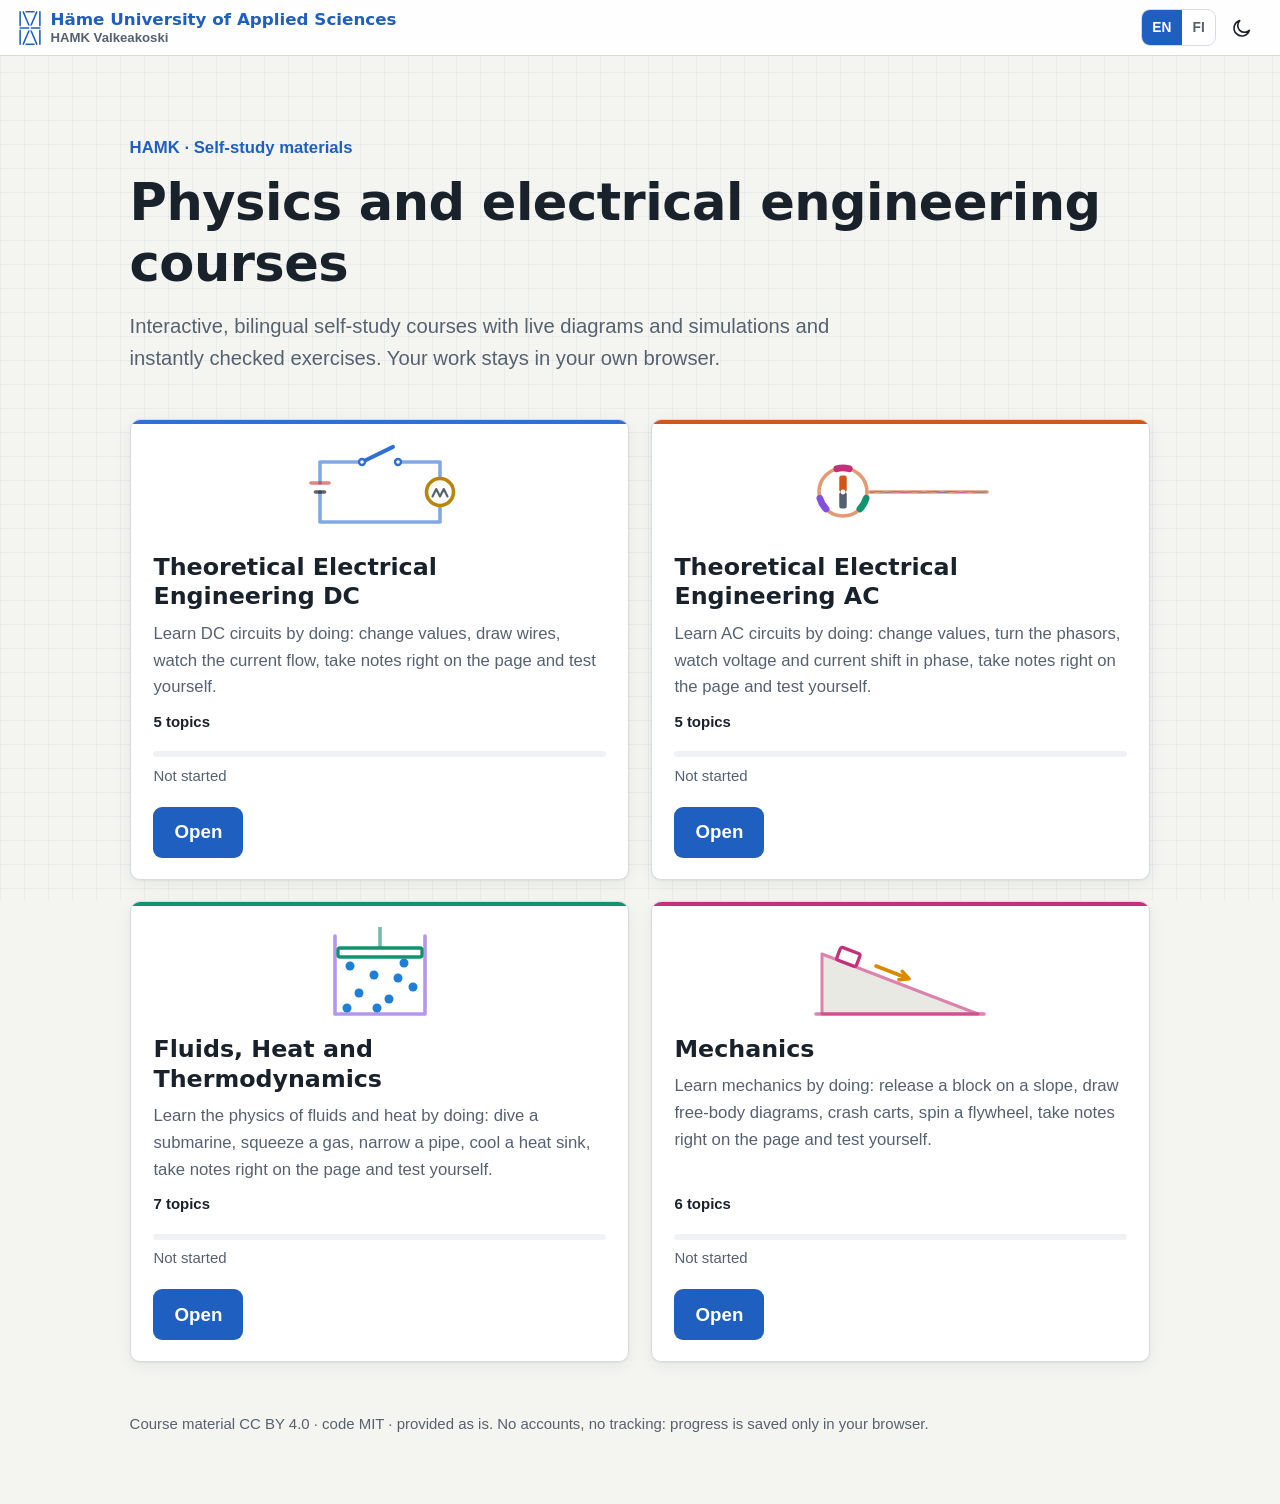
<file: index.html>
<!DOCTYPE html>
<html lang="en" data-theme="light">
<head>
<meta charset="utf-8">
<meta http-equiv="Content-Security-Policy" content="default-src 'none'; script-src 'self' 'sha256-cCzrmv+1ZCsikXsDIa3vxdvgiWqW33USmjHxiFGVEnU='; style-src 'self' 'unsafe-inline'; img-src 'self' data: blob:; font-src 'self'; connect-src 'none'; form-action 'none'; base-uri 'none'; object-src 'none'">
<meta name="referrer" content="no-referrer">
<meta name="viewport" content="width=device-width, initial-scale=1, viewport-fit=cover">
<title>Physics and electrical engineering courses · HAMK</title>
<meta name="color-scheme" content="light dark">
<link rel="icon" href="favicon.svg?v=e45cb06618" type="image/svg+xml">
<link rel="stylesheet" href="tokens.css?v=3f46a9041d">
<link rel="stylesheet" href="landing.css?v=23ed784677">
<script>
  // Apply saved theme/language before first paint to avoid a flash of the wrong theme.
  (function () {
    try {
      var p = JSON.parse(localStorage.getItem('phys.prefs') || '{}');
      document.documentElement.setAttribute('data-theme', p.theme || (matchMedia('(prefers-color-scheme: dark)').matches ? 'dark' : 'light'));
      if (p.lang === 'fi' || p.lang === 'en') document.documentElement.setAttribute('lang', p.lang);
    } catch (e) {}
  })();
</script>
</head>
<body>
<header class="bar">
  <span class="brand">
    <!-- HAMK logo mark, redrawn as strokes so it follows the theme colour. -->
    <svg viewBox="112 50 222 346" aria-hidden="true"><path d="M128 66V200M128 246V380M318 66V200M318 246V380M185 66H262M185 380H262M128 223H210M236 223H318M158 68L212 194M288 68L234 194M212 252L158 378M234 252L288 378" fill="none" stroke="currentColor" stroke-width="15" stroke-linecap="round"/></svg>
    <span class="brand-text"><span data-i18n="brand">Häme University of Applied Sciences</span><small>HAMK Valkeakoski</small></span>
  </span>
  <div class="actions">
    <button type="button" class="lang-btn" id="btn-lang"><span lang="en">EN</span><span lang="fi">FI</span></button>
    <button type="button" class="icon-btn" id="btn-theme">
      <svg class="i-sun" viewBox="0 0 24 24" aria-hidden="true"><circle cx="12" cy="12" r="4.5"/><path d="M12 2v2.5M12 19.5V22M2 12h2.5M19.5 12H22M4.9 4.9l1.8 1.8M17.3 17.3l1.8 1.8M4.9 19.1l1.8-1.8M17.3 6.7l1.8-1.8"/></svg>
      <svg class="i-moon" viewBox="0 0 24 24" aria-hidden="true"><path d="M20 14.5A8.5 8.5 0 1 1 9.5 4a7 7 0 0 0 10.5 10.5z"/></svg>
    </button>
  </div>
</header>

<main>
  <section class="hero">
    <p class="eyebrow" data-i18n="eyebrow">HAMK · Self-study materials</p>
    <h1 data-i18n="title">Physics and electrical engineering courses</h1>
    <p class="lead" data-i18n="intro">Interactive, bilingual self-study courses with live diagrams and simulations and instantly checked exercises. Your work stays in your own browser.</p>
  </section>

  <ul class="grid">
    <li class="card card-dc" data-key="tdc.summary" data-topics="5">
      <!-- Battery, switch and bulb. Click: the switch closes, then the bulb lights. -->
      <svg class="art" viewBox="0 0 120 64" aria-hidden="true"><path class="wire" d="M20 26V12H46M74 12H100V23M100 41V52H20V32"/><path class="wire plus" d="M14 26H26"/><path class="wire minus" d="M17 32H23"/><path class="lever" d="M48 12H71"/><circle class="pin" cx="48" cy="12" r="2"/><circle class="pin" cx="72" cy="12" r="2"/><g class="bulb"><path class="rays" d="M100 17V13M111 21l3-3M115 32h4M111 43l3 3M89 21l-3-3M85 32h-4M89 43l-3 3"/><circle class="glass" cx="100" cy="32" r="9"/><path class="filament" d="M95 35l2.5-5 2.5 5 2.5-5 2.5 5"/></g></svg>
      <h2 data-i18n="dc.title">Theoretical Electrical Engineering DC</h2>
      <p class="sum" data-i18n="dc.lead"></p>
      <p class="topics" data-i18n="topics"></p>
      <div class="foot">
        <div class="progress" role="progressbar" aria-valuemin="0" aria-valuemax="100"><span></span></div>
        <p class="stat"></p>
      </div>
      <a class="btn" href="dc/index.html"></a>
    </li>
    <li class="card card-ac" data-key="tac.summary" data-topics="5">
      <!-- Three-phase generator: a magnet rotor inside three coils 120° apart. Click: the rotor spins (one turn per
           0.5 s) and the three phase voltages grow and travel out, one period per turn. Wave paths: landing.js. -->
      <svg class="art" viewBox="0 0 120 64" aria-hidden="true"><clipPath id="ac-clip"><rect x="40" y="0" width="80" height="64"/></clipPath><path class="wire" d="M40 32H118"/><g clip-path="url(#ac-clip)"><g class="phases"><path class="phase l1"/><path class="phase l2"/><path class="phase l3"/></g></g><circle class="wire" cx="22" cy="32" r="16"/><path class="coil l1" d="M17.86 16.55A16 16 0 0 1 26.14 16.55"/><path class="coil l2" d="M37.45 36.14A16 16 0 0 1 33.31 43.31"/><path class="coil l3" d="M10.69 43.31A16 16 0 0 1 6.55 36.14"/><g class="rotor"><rect class="pole-s" x="19.5" y="32" width="5" height="11" rx="1.5"/><rect class="pole-n" x="19.5" y="21" width="5" height="11" rx="1.5"/><circle class="axle" cx="22" cy="32" r="1.6"/></g></svg>
      <h2 data-i18n="ac.title">Theoretical Electrical Engineering AC</h2>
      <p class="sum" data-i18n="ac.lead"></p>
      <p class="topics" data-i18n="topics"></p>
      <div class="foot">
        <div class="progress" role="progressbar" aria-valuemin="0" aria-valuemax="100"><span></span></div>
        <p class="stat"></p>
      </div>
      <a class="btn" href="ac/index.html"></a>
    </li>
    <li class="card card-thermo" data-key="fht.summary" data-topics="7">
      <!-- Gas piston. Click: the piston compresses the gas, the molecules crowd together, jitter and turn from blue to red
           (compression heats the gas). -->
      <svg class="art" viewBox="0 0 120 64" aria-hidden="true"><path class="wire" d="M30 6V58H90V6"/><g class="piston"><path class="wire" d="M60 0V14"/><rect class="head" x="32" y="14" width="56" height="6" rx="1.5"/></g><g class="m m1"><circle class="mol" cx="40" cy="26" r="3"/></g><g class="m m2"><circle class="mol" cx="56" cy="32" r="3"/></g><g class="m m3"><circle class="mol" cx="76" cy="24" r="3"/></g><g class="m m4"><circle class="mol" cx="46" cy="44" r="3"/></g><g class="m m5"><circle class="mol" cx="66" cy="48" r="3"/></g><g class="m m6"><circle class="mol" cx="82" cy="40" r="3"/></g><g class="m m7"><circle class="mol" cx="38" cy="54" r="3"/></g><g class="m m8"><circle class="mol" cx="58" cy="54" r="3"/></g><g class="m m9"><circle class="mol" cx="72" cy="34" r="3"/></g></svg>
      <h2 data-i18n="thermo.title">Fluids, Heat and Thermodynamics</h2>
      <p class="sum" data-i18n="thermo.lead"></p>
      <p class="topics" data-i18n="topics"></p>
      <div class="foot">
        <div class="progress" role="progressbar" aria-valuemin="0" aria-valuemax="100"><span></span></div>
        <p class="stat"></p>
      </div>
      <a class="btn" href="thermo/index.html"></a>
    </li>
    <li class="card card-mecha" data-key="tmc.summary" data-topics="6">
      <!-- Block on an incline. Click: the block slides down the slope, speeding up (ease-in), the amber arrow points down the slope. -->
      <svg class="art" viewBox="0 0 120 64" aria-hidden="true"><path class="ramp" d="M8 58H112L8 18Z"/><path class="wire" d="M4 58H116"/><g class="blk"><g transform="translate(25.6 19.9) rotate(21)"><rect class="body" x="-7" y="-4.5" width="14" height="9" rx="1.5"/></g></g><path class="dir" d="M44 26L66 34.5M59.3 35.2L66 34.5L61.5 29.6"/></svg>
      <h2 data-i18n="mecha.title">Mechanics</h2>
      <p class="sum" data-i18n="mecha.lead"></p>
      <p class="topics" data-i18n="topics"></p>
      <div class="foot">
        <div class="progress" role="progressbar" aria-valuemin="0" aria-valuemax="100"><span></span></div>
        <p class="stat"></p>
      </div>
      <a class="btn" href="mecha/index.html"></a>
    </li>
  </ul>
</main>

<footer class="foot-note"><p data-i18n="footer"></p></footer>
<noscript><p class="noscript">Open the courses: <a href="dc/index.html">DC</a> · <a href="ac/index.html">AC</a> · <a href="thermo/index.html">Thermo</a> · <a href="mecha/index.html">Mecha</a></p></noscript>
<script src="landing.js?v=59ec54c79b"></script>
</body>
</html>
</file>
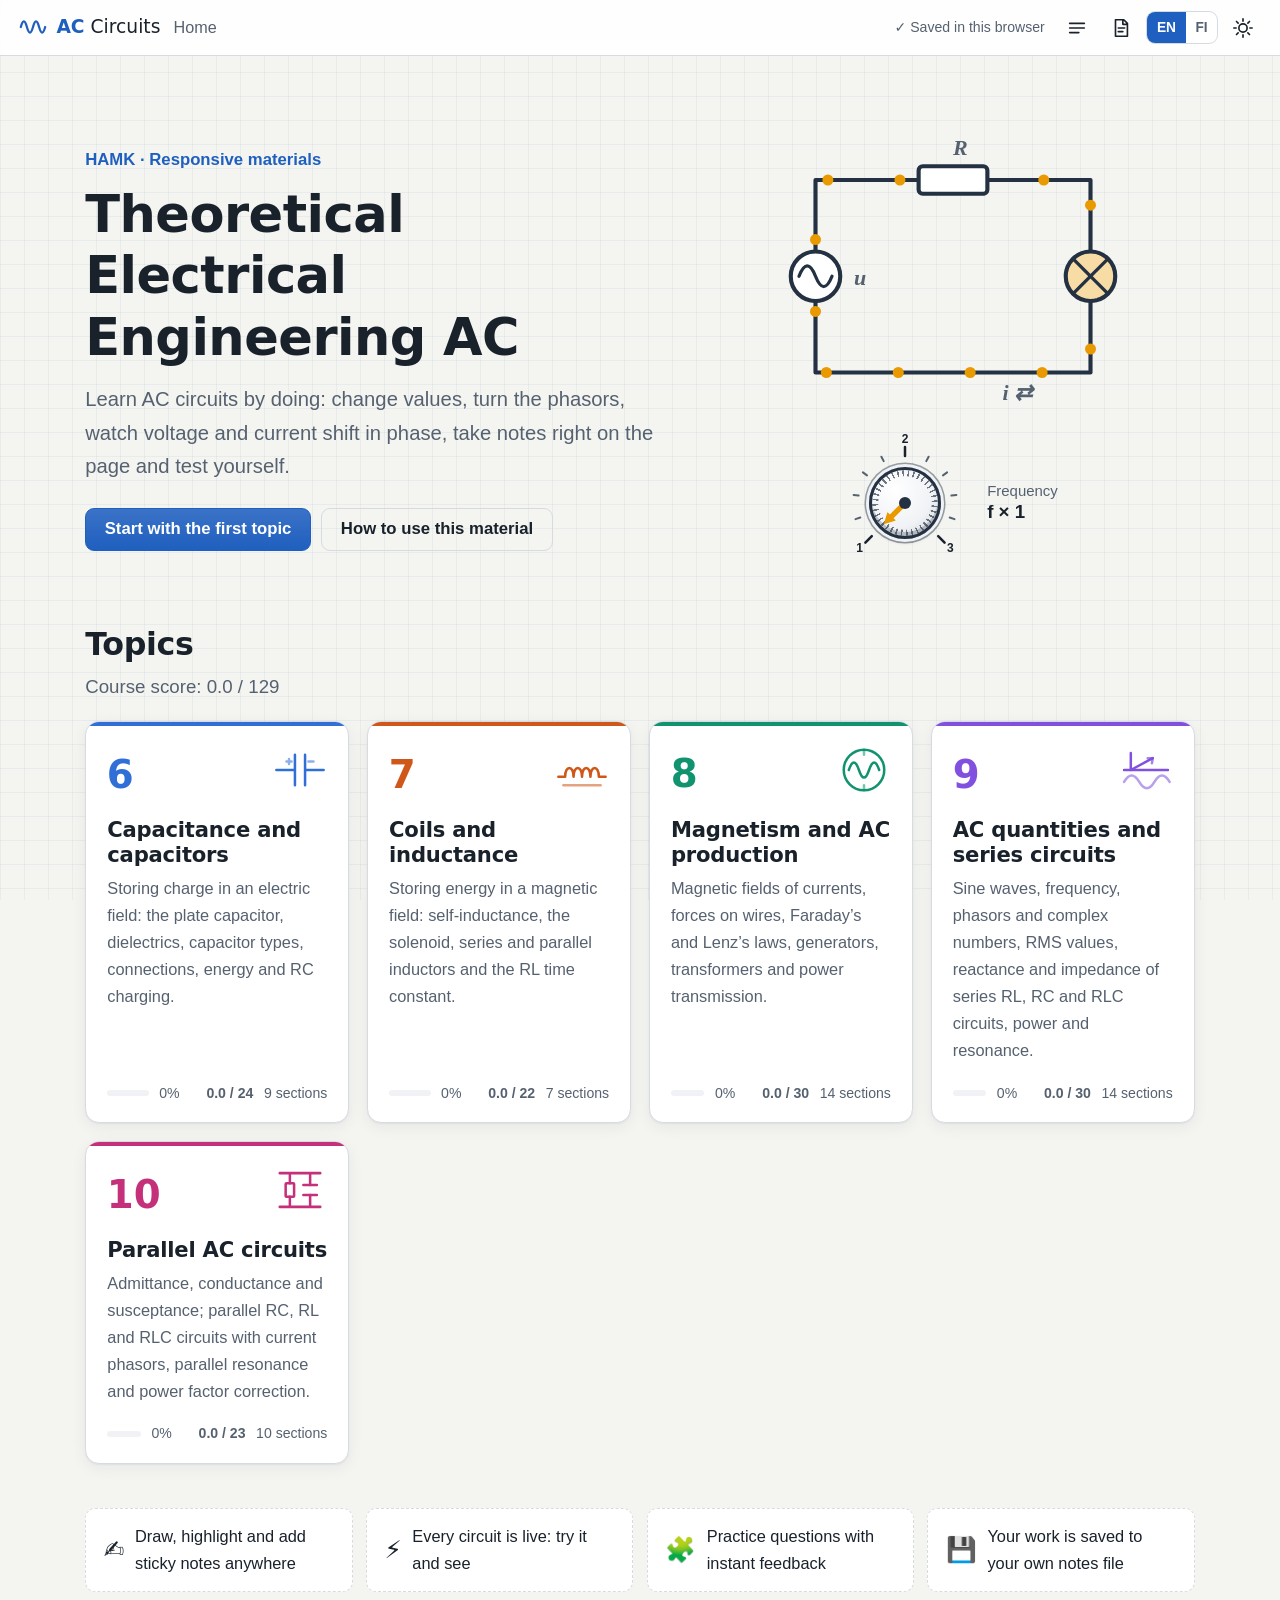
<file: ac/index.html>
<!DOCTYPE html>
<html lang="en" data-theme="light">
<head>
<meta charset="utf-8">
<meta http-equiv="Content-Security-Policy" content="default-src 'none'; script-src 'self' 'sha256-pbmYLm3J45AjEMLq6GWjqh+jnxPYkYn+S5W482r9JpI='; style-src 'self' 'unsafe-inline'; img-src 'self' data: blob:; font-src 'self'; connect-src 'none'; form-action 'none'; base-uri 'none'; object-src 'none'">
<meta name="referrer" content="no-referrer">
<meta name="viewport" content="width=device-width, initial-scale=1, viewport-fit=cover">
<title>Theoretical Electrical Engineering AC · Responsive materials</title>
<meta name="color-scheme" content="light dark">
<link rel="icon" href="assets/img/favicon.svg?v=e45cb06618" type="image/svg+xml">
<link rel="stylesheet" href="assets/css/tokens.css?v=3f46a9041d">
<link rel="stylesheet" href="assets/css/main.css?v=40d28244c8">
<link rel="stylesheet" href="assets/css/widgets.css?v=98ae6b6e49">
<script>
  // Apply saved theme before first paint to avoid a flash of the wrong theme.
  (function () {
    try {
      var p = JSON.parse(localStorage.getItem('tac.prefs') || '{}'), q = {};
      try { q = JSON.parse(localStorage.getItem('phys.prefs')) || {}; } catch (e) {}   // landing page choice: fallback on a first visit
      var t = p.theme || q.theme || (matchMedia('(prefers-color-scheme: dark)').matches ? 'dark' : 'light');
      document.documentElement.setAttribute('data-theme', t);
      var l = p.lang || q.lang;
      if (l) document.documentElement.setAttribute('lang', l);
    } catch (e) {}
  })();
</script>
</head>
<body>
<a class="skip-link" href="#main" data-i18n="a11y.skip">Skip to content</a>

<header class="app-header" id="app-header">
  <a class="brand" href="#/" aria-label="Home">
    <svg class="brand-mark" viewBox="0 0 32 32" aria-hidden="true"><path d="M3 16c2.2-8 4.3-8 6.5 0s4.3 8 6.5 0 4.3-8 6.5 0 4.3 8 6.5 0" fill="none" stroke="currentColor" stroke-width="2.4" stroke-linejoin="round" stroke-linecap="round"/></svg>
    <span class="brand-text"><b>AC</b> <span data-i18n="app.short">Circuits</span></span>
  </a>
  <nav class="crumbs" id="crumbs" aria-label="Breadcrumb"></nav>
  <div class="header-actions">
    <span class="save-status" id="save-status" role="status" aria-live="polite"></span>
    <button class="icon-btn" id="btn-tools" aria-haspopup="true" data-i18n-title="tools.title" data-i18n-aria="tools.title">
      <svg viewBox="0 0 24 24" aria-hidden="true"><path d="M4 7h16M4 12h16M4 17h10"/></svg>
    </button>
    <button class="icon-btn" id="btn-notes" aria-haspopup="true" data-i18n-title="notes.title" data-i18n-aria="notes.title">
      <svg viewBox="0 0 24 24" aria-hidden="true"><path d="M6 3h9l4 4v14H6z M14 3v5h5 M9 12h7 M9 16h5"/></svg>
    </button>
    <button class="lang-btn" id="btn-lang" data-i18n-title="pref.lang" data-i18n-aria="pref.lang"><span>EN</span><span>FI</span></button>
    <button class="icon-btn" id="btn-theme" data-i18n-title="pref.theme" data-i18n-aria="pref.theme">
      <svg class="i-sun" viewBox="0 0 24 24" aria-hidden="true"><circle cx="12" cy="12" r="4.5"/><path d="M12 2v2.5M12 19.5V22M2 12h2.5M19.5 12H22M4.9 4.9l1.8 1.8M17.3 17.3l1.8 1.8M4.9 19.1l1.8-1.8M17.3 6.7l1.8-1.8"/></svg>
      <svg class="i-moon" viewBox="0 0 24 24" aria-hidden="true"><path d="M20 14.5A8.5 8.5 0 1 1 9.5 4a7 7 0 0 0 10.5 10.5z"/></svg>
    </button>
  </div>
</header>


<main id="main" tabindex="-1"></main>

<div class="drawer-host" id="drawer-host"></div>
<div class="modal-host" id="modal-host"></div>
<div class="toast-host" id="toast-host" aria-live="polite"></div>

<noscript><p style="padding:2rem">This material needs JavaScript. / Tämä materiaali vaatii JavaScriptin.</p></noscript>

<!-- Core (classic scripts only: ES modules are blocked on file://) -->
<script src="assets/js/core/tdc.js?v=b522e1d3b7"></script>
<script src="assets/js/core/i18n.js?v=8bdf12d7c8"></script>
<script src="lang/ui.js?v=0b3c5973d3"></script>
<script src="assets/js/core/theme.js?v=88ee6a1c02"></script>
<script src="assets/js/core/ui.js?v=63420fcae2"></script>
<script src="assets/js/core/answer-norm.js?v=86c3b2309d"></script>
<script src="assets/js/core/scoring.js?v=700bbb0a70"></script>
<script src="assets/js/core/calc.js?v=87dd33fbfc"></script>
<script src="assets/js/core/crypto.js?v=a854910cba"></script>
<script src="assets/js/core/store.js?v=5a4cf26c00"></script>
<script src="assets/js/core/formula.js?v=23fccb2632"></script>
<script src="assets/js/core/render.js?v=e51d6333d3"></script>
<script src="assets/js/core/colorpicker.js?v=32179fa64b"></script>
<script src="assets/js/core/annotate.js?v=800743884c"></script>
<script src="assets/js/core/quiz.js?v=0451e1ec41"></script>
<script src="assets/js/core/tools.js?v=85aa8ce8dc"></script>
<script src="assets/js/core/router.js?v=f48097688c"></script>
<!-- Simulation & visualisation widgets -->
<script src="assets/vendor/three.min.js?v=8a5f724990"></script>
<script src="assets/js/sim/circuit.js?v=4933e4adf7"></script>
<script src="assets/js/sim/circuit-view.js?v=845d0c804b"></script>
<script src="assets/js/viz/plot.js?v=1e0f981f00"></script>
<script src="assets/js/viz/three-widget.js?v=1bd84b142c"></script>
<script src="assets/js/viz/widgets-common.js?v=c3982b0832"></script>
<script src="assets/js/viz/ac.js?v=33a8235416"></script>
<!-- Content -->
<script src="content/topics.js?v=890bac8c1f"></script>
<script src="content/topic0.js?v=4bbeefe671"></script>
<script src="content/topic6.js?v=f7b890c8a7"></script>
<script src="content/topic7.js?v=330b51b1d8"></script>
<script src="content/topic8.js?v=284b6bd8e5"></script>
<script src="content/topic9.js?v=5bd20c3b19"></script>
<script src="content/topic10.js?v=3107530e83"></script>
<!-- Generated answer keys (hashed / encrypted; see tools/build-keys.mjs) -->
<script src="assets/data/keys.js?v=9b45f65292"></script>
<script src="assets/js/core/boot.js?v=05d945c7f6"></script>
</body>
</html>
</file>
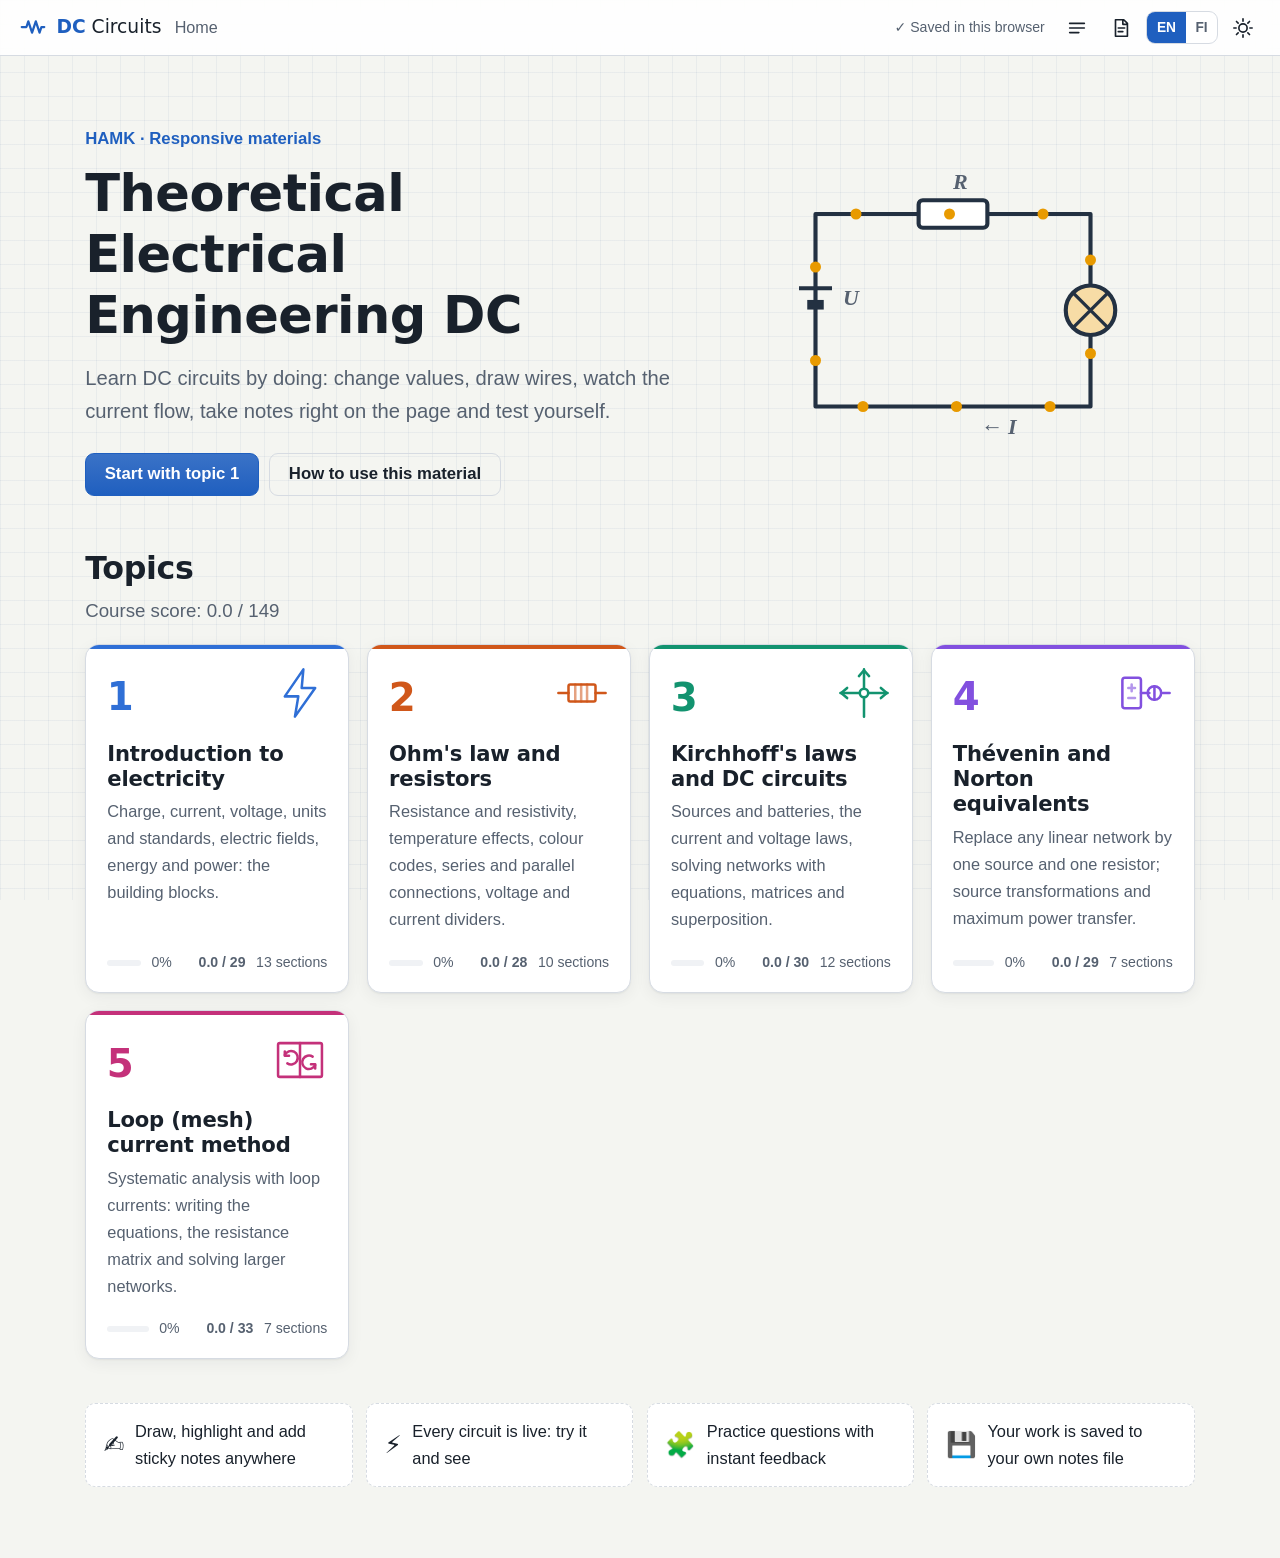
<file: dc/index.html>
<!DOCTYPE html>
<html lang="en" data-theme="light">
<head>
<meta charset="utf-8">
<meta http-equiv="Content-Security-Policy" content="default-src 'none'; script-src 'self' 'sha256-WDL+pdde+L0XY1HrBqq9ZRlSX5LatPuaiZPUe5iO778='; style-src 'self' 'unsafe-inline'; img-src 'self' data: blob:; font-src 'self'; connect-src 'none'; form-action 'none'; base-uri 'none'; object-src 'none'">
<meta name="referrer" content="no-referrer">
<meta name="viewport" content="width=device-width, initial-scale=1, viewport-fit=cover">
<title>Theoretical Electrical Engineering DC · Responsive materials</title>
<meta name="color-scheme" content="light dark">
<link rel="icon" href="assets/img/favicon.svg?v=e45cb06618" type="image/svg+xml">
<link rel="stylesheet" href="assets/css/tokens.css?v=3f46a9041d">
<link rel="stylesheet" href="assets/css/main.css?v=0306eca83f">
<link rel="stylesheet" href="assets/css/widgets.css?v=a658d01d11">
<script>
  // Apply saved theme before first paint to avoid a flash of the wrong theme.
  (function () {
    try {
      var p = JSON.parse(localStorage.getItem('tdc.prefs') || '{}'), q = {};
      try { q = JSON.parse(localStorage.getItem('phys.prefs')) || {}; } catch (e) {}   // landing page choice: fallback on a first visit
      var t = p.theme || q.theme || (matchMedia('(prefers-color-scheme: dark)').matches ? 'dark' : 'light');
      document.documentElement.setAttribute('data-theme', t);
      var l = p.lang || q.lang;
      if (l) document.documentElement.setAttribute('lang', l);
    } catch (e) {}
  })();
</script>
</head>
<body>
<a class="skip-link" href="#main" data-i18n="a11y.skip">Skip to content</a>

<header class="app-header" id="app-header">
  <a class="brand" href="#/" aria-label="Home">
    <svg class="brand-mark" viewBox="0 0 32 32" aria-hidden="true"><path d="M4 16h5l2-6 4 12 4-12 4 12 2-6h3" fill="none" stroke="currentColor" stroke-width="2.4" stroke-linejoin="round" stroke-linecap="round"/></svg>
    <span class="brand-text"><b>DC</b> <span data-i18n="app.short">Circuits</span></span>
  </a>
  <nav class="crumbs" id="crumbs" aria-label="Breadcrumb"></nav>
  <div class="header-actions">
    <span class="save-status" id="save-status" role="status" aria-live="polite"></span>
    <button class="icon-btn" id="btn-tools" aria-haspopup="true" data-i18n-title="tools.title" data-i18n-aria="tools.title">
      <svg viewBox="0 0 24 24" aria-hidden="true"><path d="M4 7h16M4 12h16M4 17h10"/></svg>
    </button>
    <button class="icon-btn" id="btn-notes" aria-haspopup="true" data-i18n-title="notes.title" data-i18n-aria="notes.title">
      <svg viewBox="0 0 24 24" aria-hidden="true"><path d="M6 3h9l4 4v14H6z M14 3v5h5 M9 12h7 M9 16h5"/></svg>
    </button>
    <button class="lang-btn" id="btn-lang" data-i18n-title="pref.lang" data-i18n-aria="pref.lang"><span>EN</span><span>FI</span></button>
    <button class="icon-btn" id="btn-theme" data-i18n-title="pref.theme" data-i18n-aria="pref.theme">
      <svg class="i-sun" viewBox="0 0 24 24" aria-hidden="true"><circle cx="12" cy="12" r="4.5"/><path d="M12 2v2.5M12 19.5V22M2 12h2.5M19.5 12H22M4.9 4.9l1.8 1.8M17.3 17.3l1.8 1.8M4.9 19.1l1.8-1.8M17.3 6.7l1.8-1.8"/></svg>
      <svg class="i-moon" viewBox="0 0 24 24" aria-hidden="true"><path d="M20 14.5A8.5 8.5 0 1 1 9.5 4a7 7 0 0 0 10.5 10.5z"/></svg>
    </button>
  </div>
</header>


<main id="main" tabindex="-1"></main>

<div class="drawer-host" id="drawer-host"></div>
<div class="modal-host" id="modal-host"></div>
<div class="toast-host" id="toast-host" aria-live="polite"></div>

<noscript><p style="padding:2rem">This material needs JavaScript. / Tämä materiaali vaatii JavaScriptin.</p></noscript>

<!-- Core (classic scripts only: ES modules are blocked on file://) -->
<script src="assets/js/core/tdc.js?v=d5d88b76e1"></script>
<script src="assets/js/core/i18n.js?v=9b3a644110"></script>
<script src="lang/ui.js?v=5ad083385c"></script>
<script src="assets/js/core/theme.js?v=88ee6a1c02"></script>
<script src="assets/js/core/ui.js?v=63420fcae2"></script>
<script src="assets/js/core/answer-norm.js?v=86c3b2309d"></script>
<script src="assets/js/core/scoring.js?v=700bbb0a70"></script>
<script src="assets/js/core/calc.js?v=0ace754a45"></script>
<script src="assets/js/core/crypto.js?v=f3ba19138d"></script>
<script src="assets/js/core/store.js?v=45289c7f40"></script>
<script src="assets/js/core/formula.js?v=23fccb2632"></script>
<script src="assets/js/core/render.js?v=705130de83"></script>
<script src="assets/js/core/colorpicker.js?v=32179fa64b"></script>
<script src="assets/js/core/annotate.js?v=800743884c"></script>
<script src="assets/js/core/quiz.js?v=0451e1ec41"></script>
<script src="assets/js/core/tools.js?v=ea2daa6225"></script>
<script src="assets/js/core/router.js?v=a27c49e903"></script>
<!-- Simulation & visualisation widgets -->
<script src="assets/vendor/three.min.js?v=8a5f724990"></script>
<script src="assets/js/sim/circuit.js?v=7bf5586d8f"></script>
<script src="assets/js/sim/circuit-view.js?v=311b019c8f"></script>
<script src="assets/js/viz/plot.js?v=21954bed4b"></script>
<script src="assets/js/viz/three-widget.js?v=1bd84b142c"></script>
<script src="assets/js/viz/widgets-common.js?v=c3982b0832"></script>
<!-- Content -->
<script src="content/topics.js?v=b2f3b72142"></script>
<script src="content/topic0.js?v=64d95965bc"></script>
<script src="content/topic1.js?v=525923f09c"></script>
<script src="content/topic2.js?v=c6af125ede"></script>
<script src="content/topic3.js?v=bb66cc3875"></script>
<script src="content/topic4.js?v=bfc7530a7c"></script>
<script src="content/topic5.js?v=b8b8e58514"></script>
<!-- Generated answer keys (hashed / encrypted; see tools/build-keys.mjs) -->
<script src="assets/data/keys.js?v=3ba8acd915"></script>
<script src="assets/js/core/boot.js?v=d4b5ce35d7"></script>
</body>
</html>
</file>
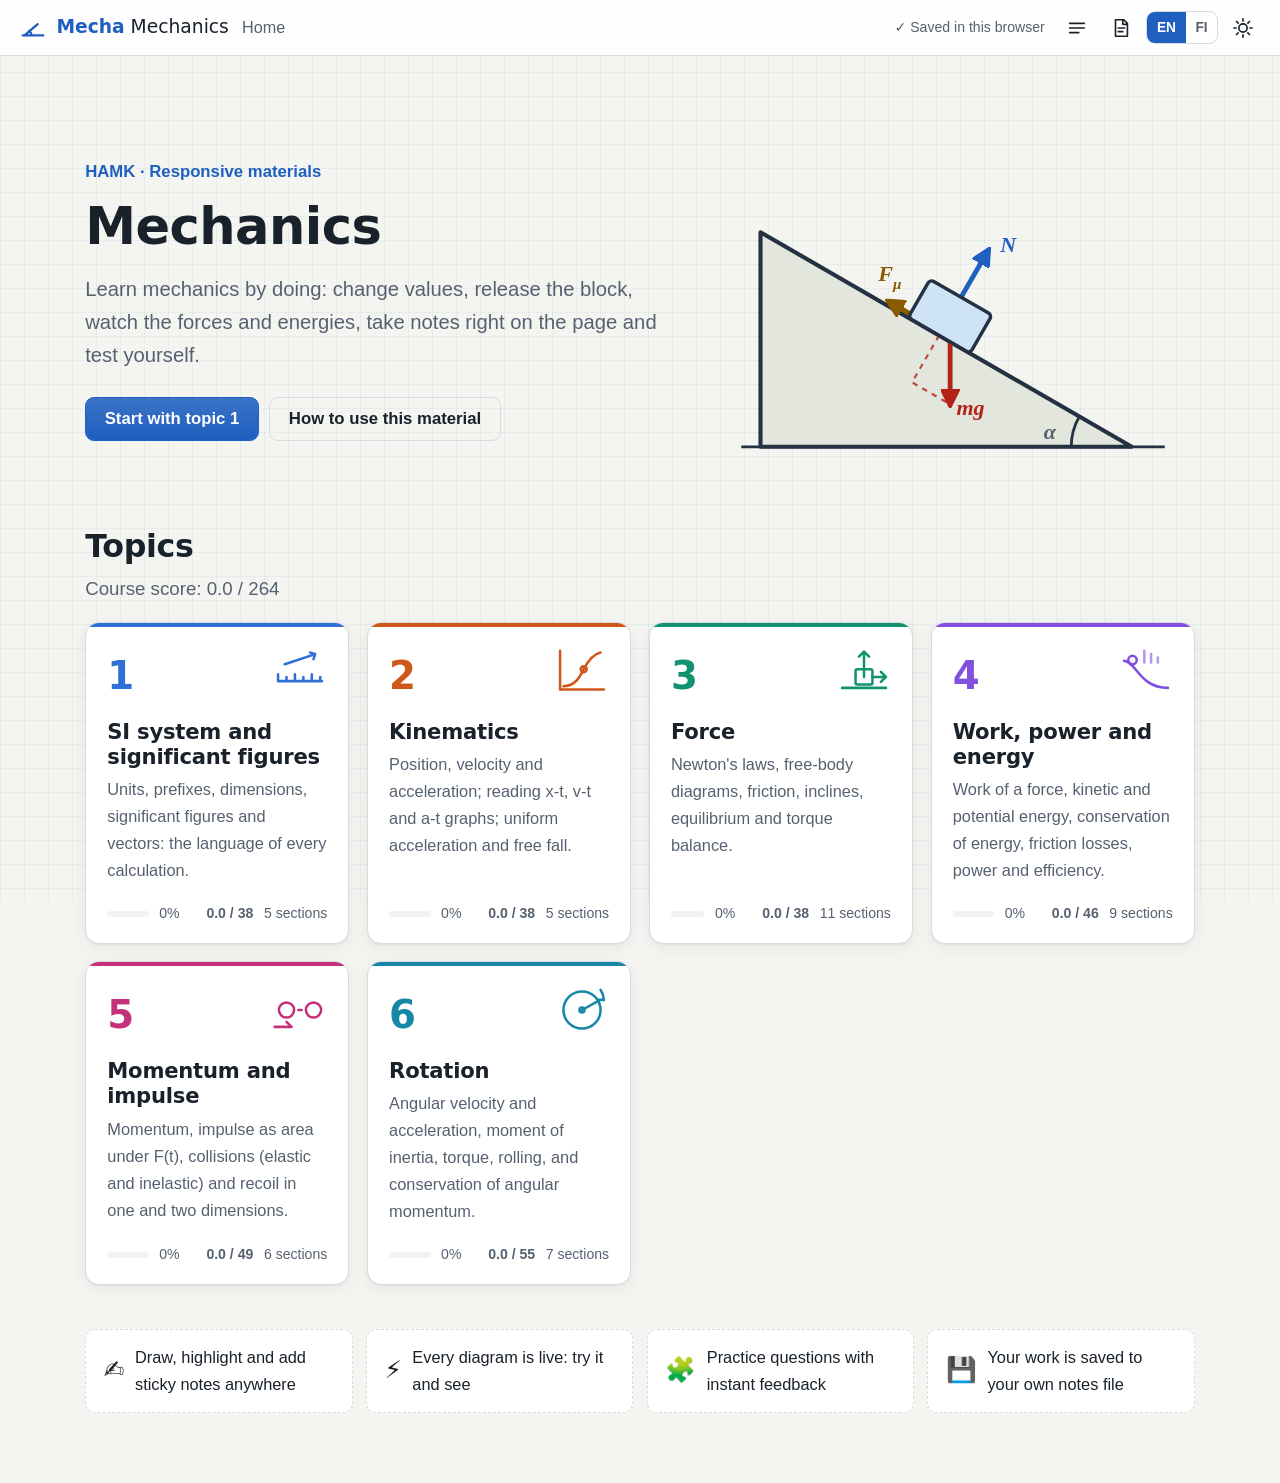
<file: mecha/index.html>
<!DOCTYPE html>
<html lang="en" data-theme="light">
<head>
<meta charset="utf-8">
<meta http-equiv="Content-Security-Policy" content="default-src 'none'; script-src 'self' 'sha256-MnJtdF3hYz9UCYgqHnhiDUMvgtceXO/8QzUlcNH4fUQ='; style-src 'self' 'unsafe-inline'; img-src 'self' data: blob:; font-src 'self'; connect-src 'none'; form-action 'none'; base-uri 'none'; object-src 'none'">
<meta name="referrer" content="no-referrer">
<meta name="viewport" content="width=device-width, initial-scale=1, viewport-fit=cover">
<title>Mechanics · Responsive materials</title>
<meta name="color-scheme" content="light dark">
<link rel="icon" href="assets/img/favicon.svg?v=1b7250d40f" type="image/svg+xml">
<link rel="stylesheet" href="assets/css/tokens.css?v=ec6e46c206">
<link rel="stylesheet" href="assets/css/main.css?v=8350851bb4">
<link rel="stylesheet" href="assets/css/widgets.css?v=618aab9d73">
<script>
  // Apply saved theme before first paint to avoid a flash of the wrong theme.
  (function () {
    try {
      var p = JSON.parse(localStorage.getItem('tmc.prefs') || '{}'), q = {};
      try { q = JSON.parse(localStorage.getItem('phys.prefs')) || {}; } catch (e) {}   // landing page choice: fallback on a first visit
      var t = p.theme || q.theme || (matchMedia('(prefers-color-scheme: dark)').matches ? 'dark' : 'light');
      document.documentElement.setAttribute('data-theme', t);
      var l = p.lang || q.lang;
      if (l) document.documentElement.setAttribute('lang', l);
    } catch (e) {}
  })();
</script>
</head>
<body>
<a class="skip-link" href="#main" data-i18n="a11y.skip">Skip to content</a>

<header class="app-header" id="app-header">
  <a class="brand" href="#/" aria-label="Home" data-i18n-aria="nav.home">
    <svg class="brand-mark" viewBox="0 0 32 32" aria-hidden="true"><path d="M5 25h22M7 25l14-12M12 20a8 8 0 0 1 2.5 4.5" fill="none" stroke="currentColor" stroke-width="2.4" stroke-linejoin="round" stroke-linecap="round"/></svg>
    <span class="brand-text"><b>Mecha</b> <span data-i18n="app.short">Mechanics</span></span>
  </a>
  <nav class="crumbs" id="crumbs" aria-label="Breadcrumb" data-i18n-aria="nav.crumbs"></nav>
  <div class="header-actions">
    <span class="save-status" id="save-status" role="status" aria-live="polite"></span>
    <button class="icon-btn" id="btn-tools" aria-haspopup="true" data-i18n-title="tools.title" data-i18n-aria="tools.title">
      <svg viewBox="0 0 24 24" aria-hidden="true"><path d="M4 7h16M4 12h16M4 17h10"/></svg>
    </button>
    <button class="icon-btn" id="btn-notes" aria-haspopup="true" data-i18n-title="notes.title" data-i18n-aria="notes.title">
      <svg viewBox="0 0 24 24" aria-hidden="true"><path d="M6 3h9l4 4v14H6z M14 3v5h5 M9 12h7 M9 16h5"/></svg>
    </button>
    <button class="lang-btn" id="btn-lang" data-i18n-title="pref.lang" data-i18n-aria="pref.lang"><span>EN</span><span>FI</span></button>
    <button class="icon-btn" id="btn-theme" data-i18n-title="pref.theme" data-i18n-aria="pref.theme">
      <svg class="i-sun" viewBox="0 0 24 24" aria-hidden="true"><circle cx="12" cy="12" r="4.5"/><path d="M12 2v2.5M12 19.5V22M2 12h2.5M19.5 12H22M4.9 4.9l1.8 1.8M17.3 17.3l1.8 1.8M4.9 19.1l1.8-1.8M17.3 6.7l1.8-1.8"/></svg>
      <svg class="i-moon" viewBox="0 0 24 24" aria-hidden="true"><path d="M20 14.5A8.5 8.5 0 1 1 9.5 4a7 7 0 0 0 10.5 10.5z"/></svg>
    </button>
  </div>
</header>


<main id="main" tabindex="-1"></main>

<div class="drawer-host" id="drawer-host"></div>
<div class="modal-host" id="modal-host"></div>
<div class="toast-host" id="toast-host" aria-live="polite"></div>

<noscript><p style="padding:2rem">This material needs JavaScript. / Tämä materiaali vaatii JavaScriptin.</p></noscript>

<!-- Core (classic scripts only: ES modules are blocked on file://) -->
<script src="assets/js/core/tdc.js?v=d5d88b76e1"></script>
<script src="assets/js/core/i18n.js?v=30646c4927"></script>
<script src="lang/ui.js?v=1a9b4feb94"></script>
<script src="assets/js/core/theme.js?v=88ee6a1c02"></script>
<script src="assets/js/core/ui.js?v=63420fcae2"></script>
<script src="assets/js/core/answer-norm.js?v=87b5b24959"></script>
<script src="assets/js/core/scoring.js?v=576936e735"></script>
<script src="assets/js/core/calc.js?v=791ddae98c"></script>
<script src="assets/js/core/crypto.js?v=9b921682c9"></script>
<script src="assets/js/core/store.js?v=d1f907ffa5"></script>
<script src="assets/js/core/formula.js?v=8f396f9794"></script>
<script src="assets/js/core/render.js?v=6eac4293a6"></script>
<script src="assets/js/core/colorpicker.js?v=32179fa64b"></script>
<script src="assets/js/core/annotate.js?v=800743884c"></script>
<script src="assets/js/core/quiz.js?v=f05d8eb6a2"></script>
<script src="assets/js/core/tools.js?v=d50ea5f9b5"></script>
<script src="assets/js/core/router.js?v=a27c49e903"></script>
<!-- Simulation & visualisation widgets -->
<script src="assets/vendor/three.min.js?v=8a5f724990"></script>
<script src="assets/js/sim/circuit.js?v=7bf5586d8f"></script>
<script src="assets/js/sim/circuit-view.js?v=311b019c8f"></script>
<script src="assets/js/viz/plot.js?v=21954bed4b"></script>
<script src="assets/js/viz/three-widget.js?v=1bd84b142c"></script>
<script src="assets/js/viz/widgets-common.js?v=c3982b0832"></script>
<script src="assets/js/viz/mech-common.js?v=9a62a81648"></script>
<script src="assets/js/viz/mech-fbd.js?v=27ca3265ea"></script>
<script src="assets/js/viz/mech-motion.js?v=b7d3f03235"></script>
<script src="assets/js/viz/mech-energy.js?v=ac79307596"></script>
<script src="assets/js/viz/mech-collide.js?v=eec7fd0eb6"></script>
<script src="assets/js/viz/mech-rotate.js?v=f60c7e4b59"></script>
<!-- Content -->
<script src="content/topics.js?v=c20a1a26cb"></script>
<script src="content/topic0.js?v=de285eef4e"></script>
<script src="content/topic1.js?v=85ab0a2a16"></script>
<script src="content/topic2.js?v=6364c31473"></script>
<script src="content/topic3.js?v=d0e27b7aa7"></script>
<script src="content/topic4.js?v=6579c81f35"></script>
<script src="content/topic5.js?v=e0e01b6517"></script>
<script src="content/topic6.js?v=9f7563685a"></script>





<!-- Generated answer keys (hashed / encrypted; see tools/build-keys.mjs) -->
<script src="assets/data/keys.js?v=450fa691ab"></script>
<script src="assets/js/core/boot.js?v=d4b5ce35d7"></script>
</body>
</html>
</file>
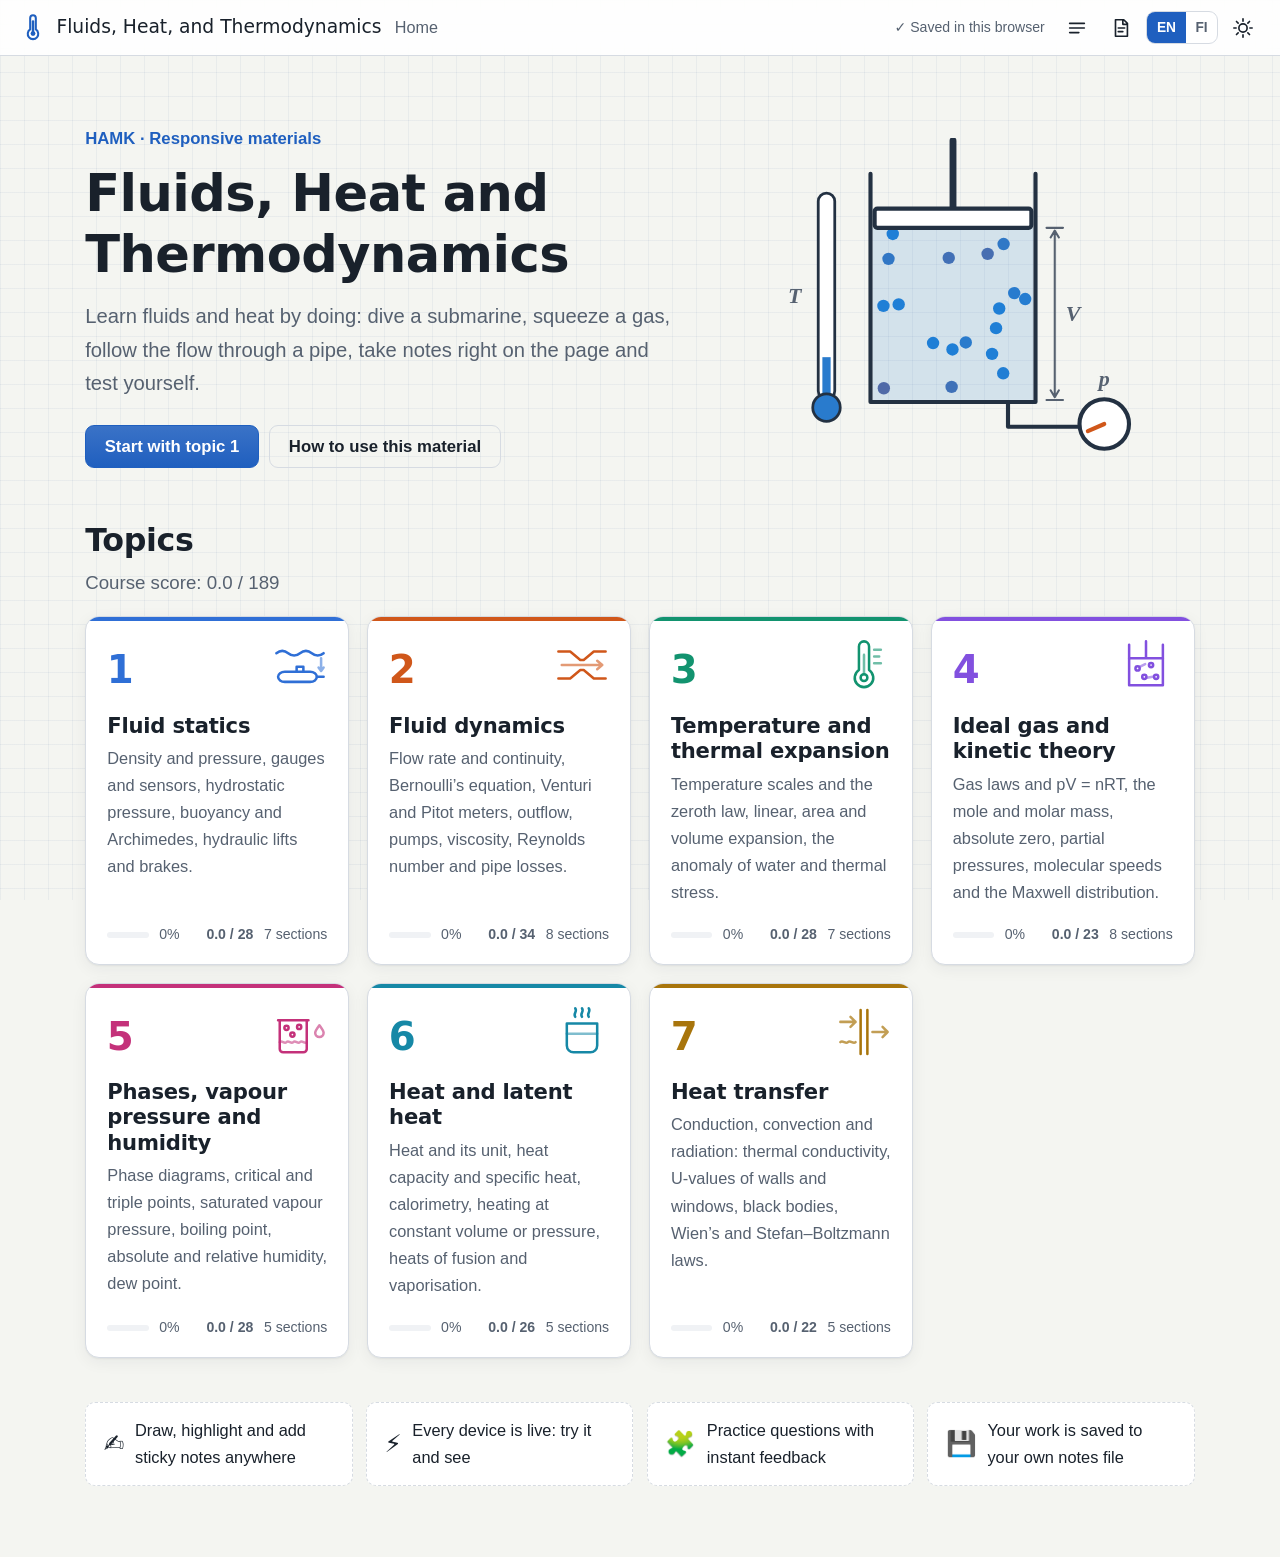
<file: thermo/index.html>
<!DOCTYPE html>
<html lang="en" data-theme="light">
<head>
<meta charset="utf-8">
<meta http-equiv="Content-Security-Policy" content="default-src 'none'; script-src 'self' 'sha256-V/N1ooQSh7wL2AsYGB/UX/aaaCyas+QQJV4KonrlRlY='; style-src 'self' 'unsafe-inline'; img-src 'self' data: blob:; font-src 'self'; connect-src 'none'; form-action 'none'; base-uri 'none'; object-src 'none'">
<meta name="referrer" content="no-referrer">
<meta name="viewport" content="width=device-width, initial-scale=1, viewport-fit=cover">
<title>Fluids, Heat and Thermodynamics · Responsive materials</title>
<meta name="color-scheme" content="light dark">
<link rel="icon" href="assets/img/favicon.svg?v=cc48bef034" type="image/svg+xml">
<link rel="stylesheet" href="assets/css/tokens.css?v=7a0b66e56b">
<link rel="stylesheet" href="assets/css/main.css?v=5304ca0cb4">
<link rel="stylesheet" href="assets/css/widgets.css?v=0927a05b7e">
<script>
  // Apply saved theme before first paint to avoid a flash of the wrong theme.
  (function () {
    try {
      var p = JSON.parse(localStorage.getItem('fht.prefs') || '{}'), q = {};
      try { q = JSON.parse(localStorage.getItem('phys.prefs')) || {}; } catch (e) {}   // landing page choice: fallback on a first visit
      var t = p.theme || q.theme || (matchMedia('(prefers-color-scheme: dark)').matches ? 'dark' : 'light');
      document.documentElement.setAttribute('data-theme', t);
      var l = p.lang || q.lang;
      if (l) document.documentElement.setAttribute('lang', l);
    } catch (e) {}
  })();
</script>
</head>
<body>
<a class="skip-link" href="#main" data-i18n="a11y.skip">Skip to content</a>

<header class="app-header" id="app-header">
  <a class="brand" href="#/" aria-label="Home">
    <svg class="brand-mark" viewBox="0 0 32 32" aria-hidden="true"><path d="M13 18.6V6.5a3 3 0 0 1 6 0v12.1a5.6 5.6 0 1 1-6 0z" fill="none" stroke="currentColor" stroke-width="2.2" stroke-linejoin="round"/><path d="M16 22.5V10" stroke="currentColor" stroke-width="2.6" stroke-linecap="round"/><circle cx="16" cy="23" r="2.6" fill="currentColor"/></svg>
    <span class="brand-text"><span data-i18n="app.short">Fluids, Heat, and Thermodynamics</span></span>
  </a>
  <nav class="crumbs" id="crumbs" aria-label="Breadcrumb"></nav>
  <div class="header-actions">
    <span class="save-status" id="save-status" role="status" aria-live="polite"></span>
    <button class="icon-btn" id="btn-tools" aria-haspopup="true" data-i18n-title="tools.title" data-i18n-aria="tools.title">
      <svg viewBox="0 0 24 24" aria-hidden="true"><path d="M4 7h16M4 12h16M4 17h10"/></svg>
    </button>
    <button class="icon-btn" id="btn-notes" aria-haspopup="true" data-i18n-title="notes.title" data-i18n-aria="notes.title">
      <svg viewBox="0 0 24 24" aria-hidden="true"><path d="M6 3h9l4 4v14H6z M14 3v5h5 M9 12h7 M9 16h5"/></svg>
    </button>
    <button class="lang-btn" id="btn-lang" data-i18n-title="pref.lang" data-i18n-aria="pref.lang"><span>EN</span><span>FI</span></button>
    <button class="icon-btn" id="btn-theme" data-i18n-title="pref.theme" data-i18n-aria="pref.theme">
      <svg class="i-sun" viewBox="0 0 24 24" aria-hidden="true"><circle cx="12" cy="12" r="4.5"/><path d="M12 2v2.5M12 19.5V22M2 12h2.5M19.5 12H22M4.9 4.9l1.8 1.8M17.3 17.3l1.8 1.8M4.9 19.1l1.8-1.8M17.3 6.7l1.8-1.8"/></svg>
      <svg class="i-moon" viewBox="0 0 24 24" aria-hidden="true"><path d="M20 14.5A8.5 8.5 0 1 1 9.5 4a7 7 0 0 0 10.5 10.5z"/></svg>
    </button>
  </div>
</header>


<main id="main" tabindex="-1"></main>

<div class="drawer-host" id="drawer-host"></div>
<div class="modal-host" id="modal-host"></div>
<div class="toast-host" id="toast-host" aria-live="polite"></div>

<noscript><p style="padding:2rem">This material needs JavaScript. / Tämä materiaali vaatii JavaScriptin.</p></noscript>

<!-- Core (classic scripts only: ES modules are blocked on file://) -->
<script src="assets/js/core/tdc.js?v=d5d88b76e1"></script>
<script src="assets/js/core/i18n.js?v=10e47f1604"></script>
<script src="lang/ui.js?v=7d662fece4"></script>
<script src="assets/js/core/theme.js?v=88ee6a1c02"></script>
<script src="assets/js/core/ui.js?v=63420fcae2"></script>
<script src="assets/js/core/answer-norm.js?v=86c3b2309d"></script>
<script src="assets/js/core/scoring.js?v=700bbb0a70"></script>
<script src="assets/js/core/calc.js?v=e901305fff"></script>
<script src="assets/js/core/crypto.js?v=f3ba19138d"></script>
<script src="assets/js/core/store.js?v=f58e8ade8b"></script>
<script src="assets/js/core/formula.js?v=23fccb2632"></script>
<script src="assets/js/core/render.js?v=4740cd6e10"></script>
<script src="assets/js/core/colorpicker.js?v=32179fa64b"></script>
<script src="assets/js/core/annotate.js?v=800743884c"></script>
<script src="assets/js/core/quiz.js?v=0451e1ec41"></script>
<script src="assets/js/core/tools.js?v=a0972665d8"></script>
<script src="assets/js/core/router.js?v=a27c49e903"></script>
<!-- Simulation & visualisation widgets -->
<script src="assets/vendor/three.min.js?v=8a5f724990"></script>
<script src="assets/js/sim/circuit.js?v=7bf5586d8f"></script>
<script src="assets/js/sim/circuit-view.js?v=311b019c8f"></script>
<script src="assets/js/viz/plot.js?v=21954bed4b"></script>
<script src="assets/js/viz/three-widget.js?v=1bd84b142c"></script>
<script src="assets/js/viz/widgets-common.js?v=c3982b0832"></script>
<script src="assets/js/viz/thermo-model.js?v=b2bae3c813"></script>
<script src="assets/js/viz/thermo-common.js?v=8dbf09e6e6"></script>
<script src="assets/js/viz/thermo-fluids.js?v=edc7993de8"></script>
<script src="assets/js/viz/thermo-gas.js?v=a761424f4c"></script>
<script src="assets/js/viz/thermo-heat.js?v=cf0699bd38"></script>
<!-- Content -->
<script src="content/topics.js?v=a4ad776646"></script>
<script src="content/topic0.js?v=c77f94adbc"></script>
<script src="content/topic1.js?v=d9ef39882e"></script>
<script src="content/topic2.js?v=7821b1578a"></script>
<script src="content/topic3.js?v=d06e3c7128"></script>
<script src="content/topic4.js?v=17b2088089"></script>
<script src="content/topic5.js?v=da3de8abdb"></script>
<script src="content/topic6.js?v=9f9579c0b2"></script>
<script src="content/topic7.js?v=7ea7e63be7"></script>
<!-- Generated answer keys (hashed / encrypted; see tools/build-keys.mjs) -->
<script src="assets/data/keys.js?v=66cc59f793"></script>
<script src="assets/js/core/boot.js?v=d4b5ce35d7"></script>
</body>
</html>
</file>
<file: tokens.css>
/* Design tokens. Light = "graph paper", dark = "oscilloscope". All colours used by CSS, SVG and
 * canvas/three.js come from here (JS reads them with TDC.theme.color('--name')). */
:root {
  --font-body: "Segoe UI Variable Text", "Segoe UI", Inter, Roboto, "Helvetica Neue", Arial, system-ui, sans-serif;
  --font-head: "Segoe UI Variable Display", "Segoe UI", Inter, Roboto, system-ui, sans-serif;
  --font-math: "Cambria Math", Cambria, "STIX Two Math", "Latin Modern Math", "Times New Roman", serif;
  --font-mono: "Cascadia Mono", Consolas, "SF Mono", Menlo, ui-monospace, monospace;
  --radius: 10px;
  --radius-sm: 6px;
  --gap: 1rem;
  --wide: 62rem;          /* one width for every section, box and table */
  --header-h: 56px;
  --ease: cubic-bezier(.2, .7, .2, 1);
  /* topic accents (same in both themes, tuned for AA on both surfaces) */
  --t1: #2f6fd6; --t2: #d0571a; --t3: #12936f; --t4: #8250df; --t5: #c4317a;
}

:root[data-theme="light"] {
  color-scheme: light;
  --bg: #f4f5f1;
  --bg-grid: rgba(40, 80, 140, .06);
  --surface: #ffffff;
  --surface-2: #f0f2f5;
  --fg: #19212b;
  --muted: #566170;
  --line: #d6dbe2;
  --primary: #1f5fbf;
  --primary-fg: #ffffff;
  --focus: #1f5fbf;
  --ok: #1e7f4f; --ok-bg: #e5f5ec;
  --bad: #b42318; --bad-bg: #fdecea;
  --warn: #8a5a00; --warn-bg: #fff4d6;
  --info-bg: #eaf1fc;
  --shadow: 0 1px 2px rgba(20, 30, 50, .06), 0 4px 16px rgba(20, 30, 50, .06);
  --shadow-lg: 0 10px 40px rgba(20, 30, 50, .16);
  /* circuit / plot */
  --c-wire: #233142;
  --c-wire-user: #d0571a;
  --c-body-fill: #ffffff;
  --c-grid-dot: #c3cad4;
  --c-flow: #e89a00;
  --c-electron: #1f8fd6;
  --c-label: #19212b;
  --c-value: #1f5fbf;
  --c-display-bg: #0f1a12;
  --c-display-fg: #6dff9e;
  --c-1: #1f5fbf; --c-2: #d0571a; --c-3: #12936f; --c-4: #8250df; --c-5: #c4317a; --c-6: #8a6d00;
  --mark-opacity: .35;
}

:root[data-theme="dark"] {
  color-scheme: dark;
  --bg: #0d131a;
  --bg-grid: rgba(110, 170, 255, .05);
  --surface: #141c26;
  --surface-2: #1b2532;
  --fg: #e4ebf2;
  --muted: #98a6b5;
  --line: #2a3747;
  --primary: #6ea8ff;
  --primary-fg: #08121f;
  --focus: #8dbbff;
  --ok: #5fd39a; --ok-bg: #11291e;
  --bad: #ff8a80; --bad-bg: #2d1514;
  --warn: #ffcf66; --warn-bg: #2b230f;
  --info-bg: #142338;
  --shadow: 0 1px 2px rgba(0, 0, 0, .4), 0 4px 18px rgba(0, 0, 0, .3);
  --shadow-lg: 0 10px 40px rgba(0, 0, 0, .55);
  --c-wire: #c9d6e3;
  --c-wire-user: #ff9b5c;
  --c-body-fill: #141c26;
  --c-grid-dot: #2f3d4e;
  --c-flow: #ffc04d;
  --c-electron: #5cc8ff;
  --c-label: #e4ebf2;
  --c-value: #8dbbff;
  --c-display-bg: #050b07;
  --c-display-fg: #6dff9e;
  --c-1: #6ea8ff; --c-2: #ff9b5c; --c-3: #4fd6a8; --c-4: #b99bff; --c-5: #ff7eb6; --c-6: #e6c84d;
  --mark-opacity: .45;
}
</file>
<file: landing.css>
/* Landing page: same tokens, fonts and component feel as the course home. */
*, *::before, *::after { box-sizing: border-box; }
html { font-size: 110%; -webkit-text-size-adjust: 100%; }
body {
  margin: 0; font: 400 1.0625rem/1.6 var(--font-body); color: var(--fg); background: var(--bg);
  background-image: linear-gradient(var(--bg-grid) 1px, transparent 1px), linear-gradient(90deg, var(--bg-grid) 1px, transparent 1px);
  background-size: 24px 24px; background-attachment: fixed;
}
a { color: var(--primary); text-underline-offset: 3px; }
:focus-visible { outline: 3px solid var(--focus); outline-offset: 2px; border-radius: 4px; }

.bar {
  position: sticky; top: 0; z-index: 10; height: var(--header-h); display: flex; align-items: center; justify-content: space-between;
  padding: 0 max(1rem, env(safe-area-inset-left)); background: color-mix(in srgb, var(--surface) 88%, transparent);
  backdrop-filter: saturate(1.4) blur(10px); border-bottom: 1px solid var(--line);
}
.brand { display: flex; align-items: center; gap: .5rem; font: 700 1.1rem var(--font-head); color: var(--primary); }
.brand svg { width: 24px; height: 36px; flex: none; }
.brand-text { display: flex; flex-direction: column; line-height: 1.15; font-size: .95rem; min-width: 0; }
.brand-text small { font: 600 .75rem var(--font-body); color: var(--muted); }
.bar { gap: .75rem; }
@media (max-width: 420px) { .brand-text { font-size: .74rem; } .brand-text small { font-size: .66rem; } }
.actions { display: flex; align-items: center; gap: .35rem; }
.icon-btn { width: 40px; height: 40px; display: grid; place-items: center; border: 1px solid transparent; border-radius: 9px; background: transparent; color: var(--fg); cursor: pointer; }
.icon-btn:hover { background: var(--surface-2); border-color: var(--line); }
.icon-btn svg { width: 22px; height: 22px; fill: none; stroke: currentColor; stroke-width: 1.8; stroke-linecap: round; stroke-linejoin: round; }
:root[data-theme="light"] .i-sun, :root[data-theme="dark"] .i-moon { display: none; }
.lang-btn { display: flex; border: 1px solid var(--line); border-radius: 9px; overflow: hidden; background: var(--surface); padding: 0; cursor: pointer; font: 600 .78rem var(--font-body); }
.lang-btn span { padding: .55rem .6rem; color: var(--muted); }
.lang-btn span.on { background: var(--primary); color: var(--primary-fg); }

main { max-width: 62rem; margin: 0 auto; padding: 1rem clamp(1rem, 3vw, 2rem) 2rem; }
.hero { padding: clamp(1rem, 5vw, 3.5rem) 0 1rem; }
.eyebrow { margin: 0; color: var(--primary); font-weight: 600; font-size: .95rem; }
h1 { margin: .2em 0 .3em; font: 700 clamp(1.9rem, 3.2vw + 1rem, 2.9rem)/1.2 var(--font-head); letter-spacing: -.01em; overflow-wrap: anywhere; hyphens: manual; }
.art { align-self: center; width: 180px; height: 96px; fill: none; stroke-linecap: round; stroke-linejoin: round;
  --ink: var(--accent); --l1: var(--t5); --l2: #12936f; --l3: #8250df; --ink-o: .6;
  --plus: #d32f2f; --minus: #000; --bulb: #b8860b; --bulb-lit: #fff3a8; }
/* Dark theme: lighter strokes, so the drawings do not sink into the dark card */
:root[data-theme="dark"] .card-dc .art { --ink: #8cb8ff; --plus: #ff5a5a; --minus: #5b6470; --bulb: #c9a227; }
:root[data-theme="dark"] .card-ac .art { --ink: #ff9d63; --l1: #ff8cc6; --l2: #4fdcac; --l3: #b99cff; }
:root[data-theme="dark"] .art { --ink-o: .9; }
.art .wire { stroke: var(--ink); stroke-width: 2.4; opacity: var(--ink-o); transition: opacity .3s .3s; }
.art .plus { stroke: var(--plus); } .art .minus { stroke: var(--minus); }
.art .pin { fill: var(--surface); stroke: var(--ink); stroke-width: 1.6; }
.art .lever { stroke: var(--ink); stroke-width: 2.6; transform-box: view-box; transform-origin: 48px 12px; transform: rotate(-26deg); transition: transform .3s var(--ease); }
.art .glass { stroke: var(--bulb); stroke-width: 2.4; fill: var(--surface); transition: fill .25s .3s, filter .25s .3s, stroke .25s .3s; }
.art .filament { stroke: var(--muted); stroke-width: 1.4; transition: stroke .25s .3s; }
.art .rays { stroke: var(--c-flow); stroke-width: 2.2; opacity: 0; transition: opacity .25s .3s; }
.art .coil { stroke-width: 4.5; }
.art .l1 { stroke: var(--l1); } .art .l2 { stroke: var(--l2); } .art .l3 { stroke: var(--l3); }
.art .rotor { transform-box: view-box; transform-origin: 22px 32px; }
.art .pole-n { fill: var(--ink); } .art .pole-s { fill: var(--muted); } .art .axle { fill: var(--surface); }
.art .phases { transform-box: view-box; transform-origin: 0 32px; transform: scaleY(.05); transition: transform .5s var(--ease); }
.art .phase { stroke-width: 2; }
/* Click effect (2 s, then the course opens). DC: the switch closes, then the bulb lights.
   AC: the rotor turns once per 0.5 s and each phase wave moves out one period (37 units) per turn. */
.card.go .lever { transform: none; }
.card.go .wire { opacity: 1; }
.card.go .glass { stroke: var(--bulb-lit); fill: var(--c-flow); filter: drop-shadow(0 0 6px var(--c-flow)); }
.card.go .filament { stroke: #fff; }
.card.go .rays { opacity: 1; animation: glow .5s ease-in-out .55s infinite alternate; }
@keyframes glow { to { opacity: .45; } }
.card.go .rotor { animation: spin .5s linear infinite; }
@keyframes spin { to { transform: rotate(360deg); } }
.card.go .phases { transform: none; }
.card.go .phase { animation: flow .5s linear infinite; }
@keyframes flow { to { transform: translateX(37px); } }
.lead { font-size: 1.15rem; color: var(--muted); max-width: 40rem; margin: 0; }

.grid { list-style: none; margin: 1.5rem 0 0; padding: 0; display: grid; grid-template-columns: repeat(auto-fit, minmax(min(100%, 19rem), 1fr)); gap: 1.2rem; }
.card {
  --accent: var(--t1); position: relative; display: flex; flex-direction: column; gap: .5rem; padding: 1.4rem 1.3rem 1.2rem; min-width: 0;
  background: var(--surface); border: 1px solid var(--line); border-radius: var(--radius); box-shadow: var(--shadow); overflow: hidden;
  transition: transform .2s var(--ease), box-shadow .2s var(--ease), border-color .2s; cursor: pointer;
}
.card-ac { --accent: var(--t2); }
.card-thermo { --accent: var(--t3); }
/* Thermo: the piston compresses the gas; the molecules crowd into y 41…54 under it, jitter and turn red. */
.card-thermo .art { --cold: #1f7fd6; --hot: #d6312b; --cyl: var(--t4); }
:root[data-theme="dark"] .card-thermo .art { --ink: #7fe0bf; --cold: #5cc8ff; --hot: #ff5f4d; --cyl: #b99cff; }
.card-thermo .art > .wire { stroke: var(--cyl); }   /* cylinder purple; the piston rod (inside .piston) stays --ink green */
.art .head { fill: var(--surface); stroke: var(--ink); stroke-width: 2.2; }
.art .piston, .art .m { transform-box: view-box; transition: transform .9s var(--ease); }
.art .mol { fill: var(--cold); stroke: none; transition: fill .9s var(--ease); }
.card.go .piston { transform: translateY(18px); }
.card.go .mol { fill: var(--hot); animation: buzz .12s linear .4s infinite alternate; }
.card.go .m1 { transform: translateY(15.9px); }
.card.go .m2 { transform: translateY(12.5px); }
.card.go .m3 { transform: translateY(17.0px); }
.card.go .m4 { transform: translateY(5.7px); }
.card.go .m5 { transform: translateY(3.4px); }
.card.go .m6 { transform: translateY(7.9px); }
.card.go .m7 { transform: translateY(0.0px); }
.card.go .m8 { transform: translateY(0.0px); }
.card.go .m9 { transform: translateY(11.3px); }
@keyframes buzz { from { transform: translate(-1px, .6px); } to { transform: translate(1px, -.6px); } }
.card-mecha { --accent: var(--t5); }
/* Mecha: the block slides down the slope (s = 62 along u = (0.933, 0.359)), speeding up like a released block. */
.card-mecha .art { --slope: #d9dccf; --arrow: #d98a00; }
:root[data-theme="dark"] .card-mecha .art { --ink: #ff8cc6; --slope: #2a3340; --arrow: #ffb53d; }
.art .ramp { fill: var(--slope); stroke: var(--ink); stroke-width: 2; opacity: var(--ink-o); }
.art .body { fill: var(--surface); stroke: var(--ink); stroke-width: 2.2; }
.art .dir { stroke: var(--arrow); stroke-width: 2.4; }
.art .blk { transform-box: view-box; transition: transform 1.1s cubic-bezier(.55, 0, 1, .45); }
.card.go .blk { transform: translate(57.8px, 22.3px); }
.card::before { content: ""; position: absolute; inset: 0 0 auto 0; height: 4px; background: var(--accent); }
.card:hover { transform: translateY(-3px); box-shadow: var(--shadow-lg); border-color: var(--accent); }
.card h2 { margin: .2rem 0 0; font: 650 1.35rem/1.25 var(--font-head); overflow-wrap: anywhere; hyphens: manual; }
.sum { margin: 0; color: var(--muted); font-size: .95rem; flex: 1; }
.topics { margin: 0; font-size: .85rem; font-weight: 600; }
.foot { display: flex; flex-direction: column; gap: .35rem; margin-top: .5rem; }
.progress { height: 6px; border-radius: 99px; background: var(--surface-2); overflow: hidden; }
.progress > span { display: block; height: 100%; width: 0; background: var(--accent); border-radius: inherit; transition: width .6s var(--ease); }
.stat { margin: 0; font-size: .85rem; color: var(--muted); font-variant-numeric: tabular-nums; }
.btn { align-self: flex-start; margin-top: .6rem; padding: .6rem 1.2rem; border-radius: 9px; font-weight: 600; text-decoration: none; background: var(--primary); color: var(--primary-fg); }
.btn:hover { filter: brightness(1.1); }
.foot-note { max-width: 62rem; margin: 0 auto; padding: 0 clamp(1rem, 3vw, 2rem) 3rem; color: var(--muted); font-size: .85rem; }
.noscript { text-align: center; }

@media (prefers-reduced-motion: reduce) {
  *, *::before, *::after { transition: none !important; animation: none !important; }
  .card:hover { transform: none; }
}
</file>
<file: ac/assets/css/tokens.css>
/* Design tokens. Light = "graph paper", dark = "oscilloscope". All colours used by CSS, SVG and
 * canvas/three.js come from here (JS reads them with TDC.theme.color('--name')). */
:root {
  --font-body: "Segoe UI Variable Text", "Segoe UI", Inter, Roboto, "Helvetica Neue", Arial, system-ui, sans-serif;
  --font-head: "Segoe UI Variable Display", "Segoe UI", Inter, Roboto, system-ui, sans-serif;
  --font-math: "Cambria Math", Cambria, "STIX Two Math", "Latin Modern Math", "Times New Roman", serif;
  --font-mono: "Cascadia Mono", Consolas, "SF Mono", Menlo, ui-monospace, monospace;
  --radius: 10px;
  --radius-sm: 6px;
  --gap: 1rem;
  --wide: 62rem;          /* one width for every section, box and table */
  --header-h: 56px;
  --ease: cubic-bezier(.2, .7, .2, 1);
  /* topic accents (same in both themes, tuned for AA on both surfaces) */
  --t1: #2f6fd6; --t2: #d0571a; --t3: #12936f; --t4: #8250df; --t5: #c4317a;
}

:root[data-theme="light"] {
  color-scheme: light;
  --bg: #f4f5f1;
  --bg-grid: rgba(40, 80, 140, .06);
  --surface: #ffffff;
  --surface-2: #f0f2f5;
  --fg: #19212b;
  --muted: #566170;
  --line: #d6dbe2;
  --primary: #1f5fbf;
  --primary-fg: #ffffff;
  --focus: #1f5fbf;
  --ok: #1e7f4f; --ok-bg: #e5f5ec;
  --bad: #b42318; --bad-bg: #fdecea;
  --warn: #8a5a00; --warn-bg: #fff4d6;
  --info-bg: #eaf1fc;
  --shadow: 0 1px 2px rgba(20, 30, 50, .06), 0 4px 16px rgba(20, 30, 50, .06);
  --shadow-lg: 0 10px 40px rgba(20, 30, 50, .16);
  /* circuit / plot */
  --c-wire: #233142;
  --c-wire-user: #d0571a;
  --c-body-fill: #ffffff;
  --c-grid-dot: #c3cad4;
  --c-flow: #e89a00;
  --c-electron: #1f8fd6;
  --c-label: #19212b;
  --c-value: #1f5fbf;
  --c-display-bg: #0f1a12;
  --c-display-fg: #6dff9e;
  --c-1: #1f5fbf; --c-2: #d0571a; --c-3: #12936f; --c-4: #8250df; --c-5: #c4317a; --c-6: #8a6d00;
  --mark-opacity: .35;
}

:root[data-theme="dark"] {
  color-scheme: dark;
  --bg: #0d131a;
  --bg-grid: rgba(110, 170, 255, .05);
  --surface: #141c26;
  --surface-2: #1b2532;
  --fg: #e4ebf2;
  --muted: #98a6b5;
  --line: #2a3747;
  --primary: #6ea8ff;
  --primary-fg: #08121f;
  --focus: #8dbbff;
  --ok: #5fd39a; --ok-bg: #11291e;
  --bad: #ff8a80; --bad-bg: #2d1514;
  --warn: #ffcf66; --warn-bg: #2b230f;
  --info-bg: #142338;
  --shadow: 0 1px 2px rgba(0, 0, 0, .4), 0 4px 18px rgba(0, 0, 0, .3);
  --shadow-lg: 0 10px 40px rgba(0, 0, 0, .55);
  --c-wire: #c9d6e3;
  --c-wire-user: #ff9b5c;
  --c-body-fill: #141c26;
  --c-grid-dot: #2f3d4e;
  --c-flow: #ffc04d;
  --c-electron: #5cc8ff;
  --c-label: #e4ebf2;
  --c-value: #8dbbff;
  --c-display-bg: #050b07;
  --c-display-fg: #6dff9e;
  --c-1: #6ea8ff; --c-2: #ff9b5c; --c-3: #4fd6a8; --c-4: #b99bff; --c-5: #ff7eb6; --c-6: #e6c84d;
  --mark-opacity: .45;
}
</file>
<file: ac/assets/css/main.css>
/* Layout, typography and core components. Colours only via tokens.css variables. */
*, *::before, *::after { box-sizing: border-box; }
html { font-size: 110%; -webkit-text-size-adjust: 100%; scroll-padding-top: calc(var(--header-h) + 12px); }
body {
  margin: 0; font: 400 1.0625rem/1.65 var(--font-body); color: var(--fg); background: var(--bg);
  background-image: linear-gradient(var(--bg-grid) 1px, transparent 1px), linear-gradient(90deg, var(--bg-grid) 1px, transparent 1px);
  background-size: 24px 24px; background-attachment: fixed;
  transition: background-color .25s var(--ease), color .25s var(--ease);
}
h1, h2, h3, h4 { font-family: var(--font-head); line-height: 1.2; margin: 1.4em 0 .5em; letter-spacing: -.01em; overflow-wrap: anywhere; hyphens: manual; }   /* long Finnish compounds on phones */
h1 { font-size: clamp(1.9rem, 3.2vw + 1rem, 2.9rem); font-weight: 700; }
h2 { font-size: clamp(1.4rem, 1.2vw + 1rem, 1.8rem); font-weight: 650; }
h3 { font-size: 1.2rem; font-weight: 650; }
p { margin: .6em 0; }
a { color: var(--primary); text-underline-offset: 3px; }
:focus-visible { outline: 3px solid var(--focus); outline-offset: 2px; border-radius: 4px; }
.muted { color: var(--muted); }
.small { font-size: .85rem; }
.nowrap { white-space: nowrap; }
.ok { color: var(--ok); } .bad { color: var(--bad); }
.skip-link { position: absolute; left: -999px; top: 8px; background: var(--surface); padding: .5rem 1rem; z-index: 100; }
.skip-link:focus { left: 8px; }
[hidden] { display: none !important; }
code, kbd { font-family: var(--font-mono); font-size: .9em; background: var(--surface-2); padding: .05em .35em; border-radius: 4px; }

/* ---------- header ---------- */
.app-header {
  position: sticky; top: 0; z-index: 40; height: var(--header-h); display: flex; align-items: center; gap: .75rem;
  padding: 0 max(1rem, env(safe-area-inset-left)); background: color-mix(in srgb, var(--surface) 88%, transparent);
  backdrop-filter: saturate(1.4) blur(10px); border-bottom: 1px solid var(--line);
}
.brand { display: flex; align-items: center; gap: .5rem; color: var(--fg); text-decoration: none; font-family: var(--font-head); white-space: nowrap; }
.brand-mark { width: 30px; height: 30px; color: var(--primary); }
.brand-text b { color: var(--primary); }
.crumbs { flex: 1; min-width: 0; display: flex; gap: .4rem; align-items: center; font-size: .92rem; color: var(--muted); overflow: hidden; white-space: nowrap; }
.crumbs a { color: var(--muted); text-decoration: none; }
.crumbs a:hover { color: var(--fg); }
.crumb-current { overflow: hidden; text-overflow: ellipsis; color: var(--fg); }
.header-actions { display: flex; align-items: center; gap: .35rem; }
.save-status { font-size: .8rem; color: var(--muted); margin-right: .4rem; white-space: nowrap; }
.save-status.warn { color: var(--warn); font-weight: 600; }
.save-status .dot { display: inline-block; width: .55em; height: .55em; margin-right: .35em; border-radius: 50%; background: var(--warn); vertical-align: baseline; }
.save-status.unsaved { color: var(--fg); }
.icon-btn {
  display: inline-grid; place-items: center; width: 38px; height: 38px; border-radius: 9px; border: 1px solid transparent;
  background: transparent; color: var(--fg); cursor: pointer; font-size: 1rem;
}
.icon-btn:hover { background: var(--surface-2); border-color: var(--line); }
.icon-btn svg { width: 22px; height: 22px; fill: none; stroke: currentColor; stroke-width: 1.8; stroke-linecap: round; stroke-linejoin: round; }
.icon-btn.sm { width: 28px; height: 28px; font-size: .75rem; }
.icon-btn[aria-pressed="true"] { background: var(--info-bg); }
[data-theme="light"] .i-moon, [data-theme="dark"] .i-sun { display: none; }
.lang-btn { display: flex; border: 1px solid var(--line); border-radius: 9px; overflow: hidden; background: var(--surface); padding: 0; cursor: pointer; font: 600 .78rem var(--font-body); }
.lang-btn span { padding: .45rem .55rem; color: var(--muted); }
.lang-btn span.on { background: var(--primary); color: var(--primary-fg); }
@media (max-width: 640px) { .save-status:not(.unsaved), .save-status .unsaved-text, .brand-text { display: none; } .save-status.unsaved { font-size: 0; } .save-status .dot { width: 10px; height: 10px; margin: 0; } .crumbs { font-size: .82rem; }
  /* phone: the logo already links home, so the topic name gets the room */
  .crumbs:has(.crumb-current) > a, .crumbs:has(.crumb-current) > .sep { display: none; } }

/* ---------- buttons, inputs ---------- */
.btn {
  display: inline-flex; align-items: center; justify-content: center; gap: .4rem; border-radius: 9px;
  --pad-y: .6rem; padding: calc(var(--pad-y) - var(--cap-shift, 0em)) 1.05rem calc(var(--pad-y) + var(--cap-shift, 0em));
  border: 1px solid var(--line); background: var(--surface); color: var(--fg); font: 600 .95rem var(--font-body);
  cursor: pointer; text-decoration: none; transition: transform .12s var(--ease), background .15s, border-color .15s;
}
.btn:hover { border-color: var(--primary); background: color-mix(in srgb, var(--primary) 7%, var(--surface)); transform: translateY(-1px); box-shadow: var(--shadow); }
.btn:active { transform: translateY(1px); box-shadow: none; }
.btn:disabled, .btn[aria-disabled="true"] { opacity: .5; cursor: not-allowed; transform: none; box-shadow: none; }
.btn-primary { background: linear-gradient(180deg, color-mix(in srgb, var(--primary) 88%, #fff), var(--primary)); color: var(--primary-fg); border-color: var(--primary); }
.btn-primary:hover { background: var(--primary); filter: brightness(1.08); box-shadow: 0 6px 18px color-mix(in srgb, var(--primary) 35%, transparent); }
.btn-ghost { background: transparent; }
.btn-danger { background: var(--bad); border-color: var(--bad); color: #fff; }
.btn-danger:hover { background: var(--bad); filter: brightness(1.1); box-shadow: 0 6px 18px color-mix(in srgb, var(--bad) 35%, transparent); }
.btn-danger-ghost { background: transparent; color: var(--bad); border-color: color-mix(in srgb, var(--bad) 45%, var(--line)); }
.btn-danger-ghost:hover { background: var(--bad-bg); border-color: var(--bad); }
.btn-small { --pad-y: .38rem; padding-inline: .75rem; font-size: .85rem; }
.btn-row { display: flex; gap: .5rem; flex-wrap: wrap; margin: 1rem 0; }
.btn-col { display: flex; flex-direction: column; gap: .5rem; align-items: stretch; }
/* Text fields: soft filled surface, clear hover, focus glow (one look for every input in the app) */
.input, textarea.input, select, .q-input {
  width: 100%; padding: .62rem .85rem; border: 1.5px solid color-mix(in srgb, var(--line) 80%, transparent); border-radius: 12px;
  background: color-mix(in srgb, var(--surface-2) 55%, var(--surface)); color: var(--fg); font: inherit; font-size: .95rem; line-height: 1.4;
  box-shadow: inset 0 1px 2px rgba(10, 20, 40, .05); transition: border-color .18s var(--ease), box-shadow .18s var(--ease), background-color .18s var(--ease);
}
.input::placeholder, .q-input::placeholder { color: color-mix(in srgb, var(--muted) 75%, transparent); }
.input:hover, select:hover, .q-input:hover { border-color: color-mix(in srgb, var(--primary) 45%, var(--line)); }
.input:focus, select:focus, .q-input:focus {
  border-color: var(--primary); outline: none; background: var(--surface);
  box-shadow: 0 0 0 4px color-mix(in srgb, var(--primary) 18%, transparent), inset 0 1px 2px rgba(10, 20, 40, .04);
}
.input:disabled, .input[readonly], .q-input:disabled { opacity: .7; cursor: not-allowed; }
textarea.input { resize: vertical; min-height: 4.5em; }
select, select.input {
  appearance: none; -webkit-appearance: none; cursor: pointer; padding-right: 2.2rem;
  background-image: linear-gradient(45deg, transparent 50%, var(--muted) 50%), linear-gradient(135deg, var(--muted) 50%, transparent 50%);
  background-position: calc(100% - 1.05rem) 55%, calc(100% - .75rem) 55%; background-size: 5px 5px; background-repeat: no-repeat;
}
select:not(.input) { width: auto; max-width: 100%; }   /* widget menus sit in rows; .input fields fill their column */
input[type=checkbox], input[type=radio] { accent-color: var(--primary); }
.field { display: grid; gap: .3rem; margin: .7rem 0; font-size: .85rem; font-weight: 600; color: var(--muted); }
.chip { display: inline-flex; align-items: center; gap: .3rem; padding: .15rem .55rem; border-radius: 99px; background: var(--surface-2); border: 1px solid var(--line); font-size: .8rem; }
.chip-ok { background: var(--ok-bg); color: var(--ok); border-color: transparent; }
.chip-bad { background: var(--warn-bg); color: var(--warn); border-color: transparent; }
/* "Interpreted as" preview under an input: shows how the app understood the typed expression */
.math-preview {
  display: flex; align-items: center; gap: .3rem .8rem; flex-wrap: wrap; margin: .45rem 0 .2rem; padding: .45rem .8rem; border-radius: 10px;
  background: color-mix(in srgb, var(--primary) 6%, var(--surface)); border: 1px dashed color-mix(in srgb, var(--primary) 40%, var(--line));
  animation: fade .2s;
}
.math-preview.is-bad { background: var(--warn-bg); border-color: color-mix(in srgb, var(--warn) 50%, transparent); }
.mp-label { font-size: .72rem; font-weight: 700; letter-spacing: .04em; text-transform: uppercase; color: var(--muted); }
.mp-math { min-width: 0; overflow-x: auto; overflow-y: hidden; }
.mp-math math { font-size: 1.2rem; text-align: left; }
.mp-msg { font-size: .85rem; color: var(--warn); }
.mp-msg:empty, .mp-math:empty { display: none; }
.progress { height: 6px; border-radius: 99px; background: var(--surface-2); overflow: hidden; flex: 1; }
.progress > span { display: block; height: 100%; background: var(--accent, var(--primary)); border-radius: inherit; transition: width .6s var(--ease); }

/* ---------- home ---------- */
main { min-height: calc(100vh - var(--header-h)); outline: none; overflow-wrap: break-word; }   /* a long Finnish compound breaks only when it does not fit */
main table { overflow-wrap: normal; }   /* Blink would split "34,1 mW" in auto-width cells; a wide table scrolls in its .table-wrap instead */
.view-home, .page { max-width: 1180px; margin: 0 auto; padding: 1rem clamp(1rem, 3vw, 2rem) 4rem; }
.hero { display: grid; grid-template-columns: 1.1fr .9fr; gap: 2rem; align-items: center; padding: clamp(1rem, 4vw, 3rem) 0 1rem; }
.hero h1 { margin: .2em 0 .3em; }
.eyebrow { margin: 0; color: var(--primary); font-weight: 600; font-size: .95rem; }
.lead { font-size: 1.15rem; color: var(--muted); max-width: 40rem; }
.hero-actions { display: flex; gap: .6rem; flex-wrap: wrap; margin-top: 1.4rem; }
.hero-art svg { width: 100%; max-width: 440px; display: block; margin: auto; }
.ha-wire { fill: none; stroke: var(--c-wire); stroke-width: 3; stroke-linejoin: round; }
.ha-src circle { fill: var(--c-body-fill); stroke: var(--c-wire); stroke-width: 3; } .ha-src path { fill: none; stroke: var(--c-wire); stroke-width: 2.4; stroke-linecap: round; }
.ha-res rect { fill: var(--c-body-fill); stroke: var(--c-wire); stroke-width: 3; }
.ha-lamp circle { fill: color-mix(in srgb, var(--c-flow) 35%, var(--c-body-fill)); stroke: var(--c-wire); stroke-width: 3; animation: lamp 3s ease-in-out infinite; }
.ha-lamp path { stroke: var(--c-wire); stroke-width: 2.4; }
.hero-art text { fill: var(--muted); font: 600 16px var(--font-math); font-style: italic; }
.ha-dots circle { fill: var(--c-flow); }
/* frequency knob: an instrument-panel dial under the hero circuit */
.ha-panel { display: flex; align-items: center; justify-content: center; gap: .7rem; margin-top: .3rem; }
.ha-panel > span { display: flex; flex-direction: column; line-height: 1.25; }
.ha-knob-lab { font-size: .85rem; color: var(--muted); }
.ha-knob-val { font-variant-numeric: tabular-nums; min-width: 4.5em; }
.ha-dial { position: relative; width: 140px; height: 140px; flex: none; display: grid; place-items: center; }
.ha-dial > * { grid-area: 1 / 1; }   /* scale and knob share one cell, so the knob sits at the scale's centre */
.ha-dial svg { position: absolute; inset: 0; width: 100%; height: 100%; }
.ha-dial line { stroke: var(--muted); stroke-width: 2; stroke-linecap: round; } .ha-dial line.big { stroke: var(--fg); stroke-width: 2.5; }
.hero-art .ha-dial text { fill: var(--fg); font: 700 12px var(--font-body); text-anchor: middle; dominant-baseline: central; }
.ha-knob { position: relative; width: 72px; height: 72px; flex: none; border-radius: 50%; cursor: grab; touch-action: none;
  background: radial-gradient(circle at 35% 30%, color-mix(in srgb, var(--surface) 70%, #fff), var(--surface-2) 60%, color-mix(in srgb, var(--c-wire) 18%, var(--surface-2)));
  border: 3px solid var(--c-wire);
  box-shadow: 0 0 0 3px var(--surface-2), 0 0 0 4.5px color-mix(in srgb, var(--c-wire) 45%, transparent), 0 2px 5px rgb(0 0 0 / .3),
    inset 0 -4px 0 color-mix(in srgb, var(--c-wire) 25%, transparent); }
.ha-knob::after { content: ''; position: absolute; inset: calc(50% - 6px); border-radius: 50%; background: var(--c-wire); pointer-events: none; }   /* hub cap */
.ha-knob:active { cursor: grabbing; }
.ha-knob:focus-visible { outline: 3px solid var(--primary); outline-offset: 7px; }
.ha-knob-face { position: relative; display: block; width: 100%; height: 100%; border-radius: 50%; transition: transform .08s; }
/* knurled grip ring: turns with the knob */
.ha-knob-face::before { content: ''; position: absolute; inset: 0; border-radius: 50%;
  background: repeating-conic-gradient(color-mix(in srgb, var(--c-wire) 65%, transparent) 0 3deg, transparent 3deg 10deg);
  -webkit-mask: radial-gradient(circle closest-side, transparent 80%, #000 82%); mask: radial-gradient(circle closest-side, transparent 80%, #000 82%); }
/* pointer: a thick shaft with an arrow head */
.ha-knob-face::after { content: ''; position: absolute; left: calc(50% - 6px); top: 3px; width: 12px; height: 31px; background: var(--c-flow);
  clip-path: polygon(50% 0, 100% 36%, 72% 36%, 72% 100%, 28% 100%, 28% 36%, 0 36%); }
@keyframes lamp { 50% { fill: color-mix(in srgb, var(--c-flow) 75%, var(--c-body-fill)); } }
.section-title { margin-top: 2rem; }
.topic-grid { display: grid; grid-template-columns: repeat(auto-fill, minmax(260px, 1fr)); gap: 1rem; }
.topic-card {
  --accent: var(--primary); position: relative; display: flex; flex-direction: column; gap: .4rem; padding: 1.2rem 1.2rem 1rem;
  border-radius: 14px; background: var(--surface); border: 1px solid var(--line); color: var(--fg); text-decoration: none;
  box-shadow: var(--shadow); overflow: hidden; transition: transform .2s var(--ease), box-shadow .2s, border-color .2s;
  animation: rise .5s var(--ease) both; animation-delay: calc(var(--i) * 60ms);
}
.topic-card::before { content: ""; position: absolute; inset: 0 0 auto 0; height: 4px; background: var(--accent); }
.topic-card:hover { transform: translateY(-3px); box-shadow: var(--shadow-lg); border-color: var(--accent); }
.tc-top { display: flex; justify-content: space-between; align-items: center; }
.tc-num { font: 700 2.2rem/1 var(--font-head); color: var(--accent); }
.tc-icon svg { width: 54px; height: 54px; color: var(--accent); }
.tc-title { margin: .2rem 0 0; font-size: 1.2rem; }
.tc-sum { margin: 0; color: var(--muted); font-size: .93rem; flex: 1; }
.tc-foot { display: flex; flex-wrap: wrap; align-items: center; gap: .3rem .6rem; margin-top: .6rem; font-size: .8rem; color: var(--muted); }
.tc-pct { font-variant-numeric: tabular-nums; min-width: 2.6em; }
.tc-score { font-variant-numeric: tabular-nums; white-space: nowrap; font-weight: 600; }
.home-total { margin: -.4rem 0 1rem; color: var(--muted); font-variant-numeric: tabular-nums; }
.feature-strip { display: grid; grid-template-columns: repeat(auto-fit, minmax(200px, 1fr)); gap: .75rem; margin-top: 2.5rem; }
.feature { display: flex; gap: .6rem; align-items: center; padding: .8rem 1rem; border-radius: var(--radius); background: var(--surface); border: 1px dashed var(--line); font-size: .93rem; }
.feature-icon { font-size: 1.4rem; }
@keyframes rise { from { opacity: 0; transform: translateY(12px); } }
@media (max-width: 820px) { .hero { grid-template-columns: 1fr; } .hero-art { order: -1; max-width: 340px; margin: auto; } }

/* ---------- topic page ---------- */
.topic-layout { display: grid; grid-template-columns: 260px minmax(0, 1fr); gap: clamp(1rem, 3vw, 3rem); max-width: 1240px; margin: 0 auto; padding: 1rem clamp(1rem, 3vw, 2rem) 6rem; }
.toc-wrap { position: relative; z-index: 10; pointer-events: none; }   /* above the drawing layer, but its empty column is not */
.toc-wrap > * { pointer-events: auto; }
.toc { position: sticky; top: calc(var(--header-h) + 1rem); max-height: calc(100vh - var(--header-h) - 2rem); overflow: auto; padding: 1rem; border-radius: 14px; background: var(--surface); border: 1px solid var(--line); font-size: .9rem; }
.toc-head { display: flex; gap: .6rem; align-items: center; margin-bottom: .6rem; }
.toc-num { display: grid; place-items: center; width: 30px; height: 30px; flex: none; border-radius: 8px; color: #fff; font-weight: 700; }
.toc-progress { margin-bottom: .6rem; }
.toc ol { list-style: none; margin: 0; padding: 0; counter-reset: s; }
.toc li { counter-increment: s; }
.toc a { display: flex; gap: .5rem; padding: .35rem .5rem; border-radius: 7px; color: var(--muted); text-decoration: none; line-height: 1.35; }
.toc a::before { content: counter(s); flex: none; width: 1.4em; text-align: right; font-variant-numeric: tabular-nums; opacity: .7; }
.toc li.seen a::before { content: "✓"; color: var(--ok); opacity: 1; }
.toc a:hover { background: var(--surface-2); color: var(--fg); }
.toc a.current { background: var(--info-bg); color: var(--fg); font-weight: 600; }
.toc-head strong { flex: 1; }
.toc-head strong, .toc a { min-width: 0; overflow-wrap: anywhere; hyphens: manual; }   /* long Finnish compounds must not make the sidebar scroll sideways */
.toc-min { flex: none; width: 30px; height: 30px; }
.toc-min span { display: inline-block; transition: transform .2s; }
/* minimised: only the header stays, so margin annotations under the list are visible and drawable */
.toc.min .toc-min span { transform: rotate(180deg); }
@media (min-width: 961px) { .toc.min > :not(.toc-head) { display: none; } .toc.min .toc-head { margin-bottom: 0; } }
.toc-toggle { display: none; }
@media (max-width: 960px) {
  .topic-layout { grid-template-columns: 1fr; }
  .toc-toggle { display: inline-flex; position: sticky; top: calc(var(--header-h) + .5rem); z-index: 20; }
  .toc { display: none; position: absolute; z-index: 30; top: 3rem; left: 0; right: 0; max-height: 70vh; box-shadow: var(--shadow-lg); }
  .toc.open { display: block; }
  .toc-min { display: none; }   /* the mobile drawer has its own toggle */
}
.topic-content { min-width: 0; max-width: var(--wide); }
.topic-hero { display: grid; grid-template-columns: auto 1fr; gap: 1.2rem; align-items: start; padding: 1rem 0 .5rem; }
.topic-hero h1 { margin: .1em 0 .2em; }
.topic-hero .eyebrow { color: var(--accent); }
.topic-hero-icon svg { width: 72px; height: 72px; color: var(--accent); }
@media (max-width: 600px) { .topic-hero { grid-template-columns: 1fr; } .topic-hero-icon { display: none; } }
.objectives { background: var(--surface); border: 1px solid var(--line); border-left: 4px solid var(--accent); border-radius: var(--radius); padding: .6rem 1rem; margin-top: 1rem; }
.objectives summary { font-weight: 600; cursor: pointer; }
.objectives ul { margin: .4rem 0 .2rem; padding-left: 1.2rem; }
.sec { position: relative; padding: .5rem 0 1.5rem; border-top: 1px solid var(--line); }
.sec-head { display: flex; align-items: center; gap: .5rem; justify-content: space-between; }
.sec-head h2 { margin-bottom: .3em; }
.sec-head h2::before { content: ""; display: inline-block; width: .55em; height: .55em; margin-right: .45em; border-radius: 2px; background: var(--accent); vertical-align: .1em; }
.bm-btn { opacity: .45; } .bm-btn[aria-pressed="true"] { opacity: 1; }
.sec-notes { margin-top: 1rem; border: 1px dashed var(--line); border-radius: var(--radius); padding: .4rem .8rem; background: color-mix(in srgb, var(--surface) 70%, transparent); }
.sec-notes summary { cursor: pointer; color: var(--muted); font-size: .9rem; }
.sec-notes.has-notes summary { color: var(--fg); font-weight: 600; }
.sec-notes textarea { margin: .5rem 0 .3rem; resize: vertical; font-family: var(--font-body); }
.topic-nav { display: flex; justify-content: space-between; gap: 1rem; margin-top: 2rem; flex-wrap: wrap; }

/* ---------- content blocks ---------- */
.blk { margin: 1rem 0; }
.blk-text p:first-child { margin-top: 0; }
.blk-h { margin-top: 1.4em; }
.blk-list { padding-left: 1.3rem; } .blk-list li { margin: .25rem 0; }
/* Formulas are native MathML (core/formula.js); the maths font makes them look like Word's equations */
math { font-family: var(--font-math); math-style: normal; }
.formula { white-space: nowrap; }
.formula:has(> math + math) { white-space: normal; }   /* long inline formula split at "=" may wrap there */
.formula math { font-size: 1.12em; }
@media (max-width: 600px) { .formula:not(.formula-display) { display: inline-block; max-width: 100%; overflow-x: auto; overflow-y: hidden; vertical-align: middle; } }   /* MathML cannot wrap: a too-long inline formula scrolls in place, not the page */
.formula-display { display: flex; flex-wrap: wrap; justify-content: center; align-items: center; gap: .35rem 2.2rem; font-size: 1.3rem; padding: .6rem 0; overflow-x: auto; overflow-y: hidden; }
.formula-display math { font-size: inherit; }
.blk-formula { position: relative; background: var(--surface); border: 1px solid var(--line); border-radius: var(--radius); padding: .6rem 1rem;
  transition: border-color .2s, box-shadow .2s var(--ease), transform .2s var(--ease); }
.blk-formula:hover { border-color: color-mix(in srgb, var(--accent, var(--primary)) 55%, var(--line)); box-shadow: var(--shadow); }
.blk-formula.is-key { border: 2px solid var(--accent); box-shadow: 0 0 0 4px color-mix(in srgb, var(--accent) 12%, transparent);
  background: linear-gradient(135deg, color-mix(in srgb, var(--accent) 6%, var(--surface)), var(--surface) 60%); }
.blk-formula.is-key:hover { box-shadow: 0 0 0 6px color-mix(in srgb, var(--accent) 16%, transparent), var(--shadow); }
.formula-label { font-size: .85rem; color: var(--muted); font-weight: 600; }
.formula-legend { display: grid; grid-template-columns: repeat(auto-fill, minmax(min(100%, 260px), 1fr)); gap: .2rem 1.2rem; margin: .3rem 0 0; font-size: .88rem; }
.formula-legend > div { display: flex; gap: .45rem; align-items: baseline; padding: .1rem .35rem; border-radius: 6px; transition: background-color .15s; }
.formula-legend > div:hover { background: color-mix(in srgb, var(--accent, var(--primary)) 9%, transparent); }
.formula-legend dt { font-family: var(--font-math); min-width: 1.8em; }
.formula-legend dd { margin: 0; color: var(--muted); text-wrap: pretty; }   /* no lone "0)" on its own line */
.formula-legend dd.unit { font-family: var(--font-mono); font-size: .8rem; white-space: nowrap; margin-left: auto; }
.blk-callout { display: flex; gap: .8rem; padding: .8rem 1rem; border-radius: var(--radius); background: var(--info-bg); border-left: 4px solid var(--primary); }
.callout-icon { font-size: 1.25rem; line-height: 1.4; }
.callout-title { display: block; margin-bottom: .2rem; }
.callout-key { background: color-mix(in srgb, var(--accent, var(--primary)) 10%, var(--surface)); border-left-color: var(--accent, var(--primary)); }
.callout-warn { background: var(--warn-bg); border-left-color: var(--warn); }
.callout-tip { background: var(--ok-bg); border-left-color: var(--ok); }
.callout-fun, .callout-history { background: var(--surface-2); border-left-color: var(--c-flow); }
.blk-callout p { margin: .2em 0; }
.table-wrap { overflow-x: auto; }
.blk-table { border-collapse: collapse; width: 100%; font-size: .93rem; background: var(--surface); border-radius: var(--radius); overflow: hidden; }
.blk-table caption { text-align: left; font-weight: 600; padding: .3rem 0; color: var(--muted); caption-side: top; }
.blk-table th, .blk-table td { padding: .5rem .7rem; border-bottom: 1px solid var(--line); text-align: left; vertical-align: top; }
.blk-table th { background: var(--surface-2); font-weight: 650; }
.blk-table tbody tr { transition: background-color .15s; }
.blk-table tbody tr:hover { background: color-mix(in srgb, var(--accent, var(--primary)) 8%, var(--surface)); }
.blk-table.compact th, .blk-table.compact td { padding: .25rem .5rem; font-size: .85rem; font-variant-numeric: tabular-nums; }
.blk-table.compact { table-layout: fixed; }   /* columns keep their place when values shrink to "0 A" */
/* Rows tinted with their own colour (resistor colour code): 50 % see-through, 25 % on hover. */
.blk-table tbody tr.row-tint { background: color-mix(in srgb, var(--row-bg) 50%, transparent); }
.blk-table tbody tr.row-tint:hover { background: color-mix(in srgb, var(--row-bg) 75%, transparent); }
:root[data-theme="light"] .blk-table tr.tone-dark:hover { color: var(--primary-fg); }
:root[data-theme="dark"] .blk-table tr.tone-light { color: var(--bg); }
.blk-figure { margin: 0; text-align: center; }
.blk-figure img, .fig-svg svg { max-width: 100%; height: auto; }
figcaption { font-size: .88rem; color: var(--muted); margin-top: .4rem; }
.blk-details { border: 1px solid var(--line); border-radius: var(--radius); padding: .5rem 1rem; background: var(--surface); }
.blk-details summary { cursor: pointer; font-weight: 600; }
.blk-columns { display: grid; grid-template-columns: repeat(auto-fit, minmax(240px, 1fr)); gap: 1rem; }
.blk-error { color: var(--bad); font-family: var(--font-mono); font-size: .85rem; }
dfn.term { font-style: normal; border-bottom: 1.5px dotted var(--primary); cursor: help; }
.blk-example { border: 1px solid var(--line); border-radius: 12px; background: var(--surface); padding: 1rem 1.1rem; }
.ex-head { display: flex; gap: .6rem; align-items: center; }
.ex-head > strong, .blk-callout > div { min-width: 0; }   /* flex text may shrink below its longest word or formula (phones) */
.ex-badge { font-size: .75rem; font-weight: 700; padding: .15rem .55rem; border-radius: 99px; background: var(--accent, var(--primary)); color: #fff; }
.ex-problem { margin: .5rem 0; }
.ex-given { display: flex; gap: .4rem; flex-wrap: wrap; margin: .4rem 0; }
.ex-steps { margin: .6rem 0; padding-left: 1.4rem; }
.ex-step { margin: .4rem 0; animation: rise .35s var(--ease) both; }
.ex-step .formula-display { font-size: 1.15rem; justify-content: flex-start; padding: .2rem 0; }
.ex-result { padding: .5rem .8rem; border-radius: 8px; background: var(--ok-bg); font-weight: 600; }
.ex-actions { display: flex; gap: .5rem; margin-top: .4rem; }

/* ---------- drawers, modals, toasts, popovers ---------- */
.modal-backdrop { position: fixed; inset: 0; z-index: 80; display: grid; place-items: center; padding: 1rem; background: rgba(5, 10, 18, .5); animation: fade .15s; }
.modal { width: min(520px, 100%); max-height: 90vh; overflow: auto; background: var(--surface); border-radius: 14px; padding: 1.3rem 1.4rem; box-shadow: var(--shadow-lg); animation: rise .2s var(--ease); }
.modal-wide { width: min(760px, 100%); }
.modal-title { margin: 0 0 .6rem; font-size: 1.3rem; }
.modal-actions { display: flex; justify-content: flex-end; gap: .5rem; margin-top: 1.2rem; flex-wrap: wrap; }
.modal-body ol, .modal-body ul { padding-left: 1.3rem; }
@keyframes fade { from { opacity: 0; } }
.drawer { position: fixed; top: 0; right: 0; bottom: 0; z-index: 70; width: min(420px, 100vw); background: var(--surface); border-left: 1px solid var(--line); box-shadow: var(--shadow-lg);
  display: flex; flex-direction: column; transform: translateX(100%); transition: transform .25s var(--ease); }
.drawer.open { transform: none; }
.drawer-head { display: flex; justify-content: space-between; align-items: center; padding: .8rem 1rem; border-bottom: 1px solid var(--line); }
.drawer-head h2 { margin: 0; font-size: 1.15rem; }
.drawer-content { flex: 1; overflow: auto; padding: .4rem 1rem 2rem; }
.drawer-sec { padding: .6rem 0 1rem; border-bottom: 1px solid var(--line); }
.drawer-sec h3 { margin: .4rem 0 .5rem; font-size: 1rem; }
.link-list { list-style: none; padding: 0; margin: 0; } .link-list li { padding: .3rem 0; }
.clamp { display: -webkit-box; -webkit-line-clamp: 2; -webkit-box-orient: vertical; overflow: hidden; margin: .1rem 0 0; font-size: .85rem; }
.toast-host { position: fixed; left: 50%; bottom: 1.2rem; transform: translateX(-50%); z-index: 90; display: grid; gap: .5rem; pointer-events: none; }
.toast { padding: .6rem 1rem; border-radius: 10px; background: var(--fg); color: var(--bg); font-size: .92rem; box-shadow: var(--shadow-lg); opacity: 0; transform: translateY(8px); transition: .25s var(--ease); }
.toast.show { opacity: 1; transform: none; }
.toast-ok { background: var(--ok); color: #fff; } .toast-bad { background: var(--bad); color: #fff; } .toast-warn { background: var(--warn); color: #fff; }
.popover { position: absolute; z-index: 60; max-width: min(340px, 92vw); padding: .7rem .9rem; border-radius: 10px; background: var(--surface); border: 1px solid var(--line); box-shadow: var(--shadow-lg); font-size: .9rem; animation: rise .15s var(--ease); }
.tabs { display: flex; gap: .25rem; margin: .7rem 0 .9rem; padding: .25rem; border-radius: 12px; background: var(--surface-2); }
.tab { flex: 1; padding: .45rem .6rem; border: 0; border-radius: 9px; background: none; color: var(--muted); font: 600 .88rem var(--font-body); cursor: pointer; transition: background-color .15s, color .15s; white-space: nowrap; }
.tab:hover { color: var(--fg); background: color-mix(in srgb, var(--surface) 60%, transparent); }
.tab[aria-selected="true"] { color: var(--fg); background: var(--surface); box-shadow: var(--shadow); }

/* tools: calculator */
/* fixed-height display above the input: a long preview or result scrolls inside it, so the keys below never shift */
.calc-display { display: flex; flex-direction: column; height: 10rem; overflow-y: auto; margin-bottom: .45rem; padding: .25rem .5rem; border-radius: 12px; background: var(--surface-2); border: 1px solid var(--line); }
.calc-display::before { content: ""; flex: 1 0 0; }   /* pushes content to the bottom, next to the input; collapses when it overflows so it still scrolls */
.calc-display .math-preview { margin: .2rem 0; animation: none; }
.calc-input { font-family: var(--font-mono); font-size: 1.15rem; padding: .75rem .95rem; }
.calc-out { min-height: 1.8em; padding: .35rem .2rem; font: 600 1.15rem var(--font-mono); color: var(--c-value); }
.calc-out.bad { color: var(--bad); font: 500 .9rem var(--font-body); }
.calc-out .sep { display: inline-block; width: 1.2rem; }
.calc-keys { display: grid; grid-template-columns: repeat(6, 1fr); gap: .35rem; margin-top: .3rem; }
.calc-key { padding: .6rem 0; border-radius: 10px; border: 1px solid var(--line); background: var(--surface-2); color: var(--fg); font: 600 .95rem var(--font-mono); cursor: pointer;
  transition: background-color .12s, border-color .12s, transform .08s; }
.calc-key.num { background: var(--surface); }
.calc-key:hover:not(:disabled) { border-color: var(--primary); background: color-mix(in srgb, var(--primary) 10%, var(--surface)); }
.calc-key:active:not(:disabled) { transform: scale(.96); }
.calc-key:disabled { opacity: .35; cursor: not-allowed; text-decoration: line-through; }
.calc-key.wide { grid-column: span 2; } .calc-key.primary { background: var(--primary); border-color: var(--primary); color: var(--primary-fg); }
.calc-key.primary:hover { background: var(--primary); filter: brightness(1.1); }
.calc-hist { list-style: none; padding: 0; margin: .6rem 0; font-size: .9rem; }
.calc-hist li { display: flex; flex-wrap: wrap; justify-content: space-between; align-items: center; gap: .6rem; padding: .3rem .5rem; border-radius: 8px; cursor: pointer; transition: background-color .15s; }
.calc-hist li:hover, .calc-hist li:focus-visible { background: color-mix(in srgb, var(--primary) 9%, transparent); }
.calc-hist li b { margin-left: auto; font: 600 .88rem var(--font-mono); color: var(--c-value); text-align: right; }
.calc-hist .ch-expr { min-width: 0; overflow-x: auto; overflow-y: hidden; padding: .15rem 0; }
.calc-hist .ch-vars { flex-wrap: wrap; justify-content: flex-start; cursor: default; }
.calc-hist .ch-vars:hover { background: none; }
.solver { margin-top: 1rem; padding: .7rem .9rem; border-radius: 12px; border: 1px solid var(--line); background: color-mix(in srgb, var(--surface-2) 50%, var(--surface)); }
.solver summary { cursor: pointer; font-weight: 650; }
.solver-top { display: flex; gap: .5rem; align-items: center; margin: .4rem 0 .6rem; }
.solver-size { width: auto; }
.solver-grid { display: grid; gap: .35rem; align-items: center; }
.solver-cell { padding: .45rem .5rem; font: 500 .9rem var(--font-mono); text-align: center; border-radius: 9px; min-width: 0; }
.solver-eq { font: 600 1rem var(--font-math); color: var(--muted); padding: 0 .1rem; }

/* tools: formula sheet & glossary (hover tints the row so the eye can follow it) */
.formula-sheet h4 { margin: 1.1rem 0 .35rem; color: var(--muted); font-size: .78rem; letter-spacing: .05em; text-transform: uppercase; }
.fs-item { display: flex; flex-wrap: wrap; justify-content: space-between; gap: .2rem .8rem; align-items: center; padding: .45rem .6rem; border-radius: 10px;
  border-left: 3px solid transparent; font-size: .9rem; transition: background-color .15s, border-color .15s; }
.fs-item + .fs-item { box-shadow: 0 -1px 0 color-mix(in srgb, var(--line) 60%, transparent); }
.fs-item:hover { background: color-mix(in srgb, var(--primary) 10%, var(--surface)); border-left-color: var(--primary); box-shadow: none; }
.fs-item:hover + .fs-item { box-shadow: none; }
.fs-item:hover .fs-name { color: var(--fg); }
.fs-name { flex: 1 1 8rem; color: var(--muted); transition: color .15s; }
.fs-item .formula { margin-left: auto; max-width: 100%; overflow-x: auto; overflow-y: hidden; padding: .1rem 0; }   /* long formulas wrap below the name */
.glossary dt { margin-top: .5rem; padding: .35rem .6rem 0; font-weight: 650; border-radius: 10px 10px 0 0; transition: background-color .15s; }
.glossary dd { margin: 0; padding: .1rem .6rem .45rem; color: var(--muted); font-size: .9rem; border-radius: 0 0 10px 10px; transition: background-color .15s; }
.glossary dt:hover, .glossary dt:hover + dd, .glossary dd:hover { background: color-mix(in srgb, var(--primary) 9%, var(--surface)); }
.gl-sep { color: var(--muted); } .gl-sym { margin-left: .5rem; color: var(--primary); }

/* ---------- challenge panels inside interactives ---------- */
.challenge {
  position: relative; display: grid; grid-template-columns: auto 1fr; align-items: center; gap: .35rem 1rem; margin: .8rem 0 .2rem; padding: .9rem 1.1rem;
  border-radius: 14px; font-size: 1.12rem; color: var(--fg); overflow: hidden;
  background: linear-gradient(120deg, color-mix(in srgb, var(--c-flow) 22%, var(--surface)), color-mix(in srgb, var(--accent, var(--primary)) 14%, var(--surface)));
  border: 1.5px solid color-mix(in srgb, var(--c-flow) 55%, var(--line)); box-shadow: var(--shadow); animation: rise .35s var(--ease);
}
.challenge .ch-badge { padding: .25rem .7rem; border-radius: 99px; background: var(--c-flow); color: #1d1400; font-size: .8rem; font-weight: 800; letter-spacing: .03em; text-transform: uppercase; white-space: nowrap; }
.challenge .ch-body b { font-size: 1.25em; color: var(--accent, var(--primary)); }
.challenge .ch-state { grid-column: 1 / -1; font-size: .95rem; font-weight: 700; color: var(--ok); }
.challenge.is-done { border-color: var(--ok); background: linear-gradient(120deg, var(--ok-bg), color-mix(in srgb, var(--ok) 12%, var(--surface))); }
.challenge.is-done .ch-badge { background: var(--ok); color: #fff; }
.challenge.is-done::after { content: "✓"; position: absolute; right: 1rem; top: 50%; transform: translateY(-50%); font-size: 2.2rem; font-weight: 800; color: color-mix(in srgb, var(--ok) 40%, transparent); animation: pop .4s var(--ease); }
@keyframes pop { from { transform: translateY(-50%) scale(.3); opacity: 0; } }
@media (max-width: 520px) { .challenge { grid-template-columns: 1fr; } }
.toc-reset { width: 100%; margin-top: .8rem; color: var(--muted); }
.toc-reset:hover { color: var(--bad); border-color: var(--bad); background: var(--bad-bg); }

/* ---------- general hover feedback ---------- */
.feature { transition: border-color .2s, transform .2s var(--ease), background-color .2s; }
.feature:hover { border-style: solid; border-color: var(--primary); transform: translateY(-2px); background: color-mix(in srgb, var(--primary) 5%, var(--surface)); }
.blk-example, .blk-details, .objectives { transition: box-shadow .2s, border-color .2s; }
.blk-example:hover, .blk-details:hover { box-shadow: var(--shadow); border-color: color-mix(in srgb, var(--accent, var(--primary)) 40%, var(--line)); }
.chip { transition: background-color .15s, border-color .15s; }
.ex-given .chip:hover { border-color: var(--accent, var(--primary)); background: color-mix(in srgb, var(--accent, var(--primary)) 9%, var(--surface)); }
.link-list a { display: block; padding: .2rem .4rem; margin: 0 -.4rem; border-radius: 7px; text-decoration: none; transition: background-color .15s; }
.link-list a:hover { background: color-mix(in srgb, var(--primary) 9%, transparent); }
dfn.term { transition: background-color .15s; border-radius: 3px; }
dfn.term:hover { background: color-mix(in srgb, var(--primary) 12%, transparent); }

@media print {
  .app-header, .annot-bar, .toc-wrap, .topic-nav, .drawer-host, .btn, .c-toolbar, .sec-notes:not(.has-notes) { display: none !important; }
  body { background: #fff; color: #000; }
  .topic-layout { display: block; }
}
@media (prefers-reduced-motion: reduce) { *, *::before, *::after { animation: none !important; transition: none !important; } }
</file>
<file: ac/assets/css/widgets.css>
/* Interactives (circuit, plot, 3D, sliders), quizzes and the annotation layer. */

/* ---------- interactive frame ---------- */
.blk-interactive { margin: 0; padding: .8rem; border-radius: 14px; background: var(--surface); border: 1px solid var(--line); box-shadow: var(--shadow); }
.widget-title { display: flex; align-items: center; gap: .6rem; margin-bottom: .5rem; }
.widget-title strong { min-width: 0; overflow-wrap: anywhere; hyphens: manual; } .widget-badge { flex: none; }
.widget-badge { font-size: .72rem; font-weight: 700; padding: .12rem .5rem; border-radius: 99px; background: var(--c-flow); color: #1b1300; }
.widget-host { position: relative; min-height: 60px; }
.blk-interactive figcaption { text-align: left; }

/* ---------- circuit ---------- */
.circuit-widget { display: grid; gap: .4rem; }
.c-toolbar { display: flex; flex-wrap: wrap; gap: .3rem; align-items: center; }
.c-btn { min-width: 36px; height: 34px; padding: 0 .5rem; border-radius: 8px; border: 1px solid var(--line); background: var(--surface-2); color: var(--fg); cursor: pointer; font: 600 .85rem var(--font-body); }
.c-btn[aria-pressed="true"] { background: var(--primary); color: var(--primary-fg); border-color: var(--primary); }
.c-btn:hover { border-color: var(--primary); }
.c-sep { width: 1px; height: 24px; background: var(--line); margin: 0 .2rem; }
.c-hint { font-size: .82rem; color: var(--muted); margin-left: .3rem; }
.c-canvas { border-radius: 10px; background: var(--surface); overflow: hidden; touch-action: manipulation; }
.circuit-svg { display: block; width: 100%; height: auto; max-height: 520px; user-select: none; -webkit-user-select: none; }
.circuit-widget[data-tool]:not([data-tool="probe"]) .circuit-svg { touch-action: none; cursor: crosshair; }
.c-grid circle { fill: var(--c-grid-dot); }
.c-wire { fill: none; stroke: var(--c-wire); stroke-width: 3; stroke-linecap: round; stroke-linejoin: round; transition: stroke .3s; }
.c-wire.user { stroke: var(--c-wire-user); stroke-width: 3.5; }
.c-wire.preview { stroke: var(--c-wire-user); stroke-dasharray: 6 5; }
.c-wire-hit { fill: none; stroke: transparent; stroke-width: 18; }
.circuit-widget[data-tool="cut"] .c-wire-hit { cursor: pointer; }
.circuit-widget[data-tool="cut"] .c-wire-hit:hover + .c-wire, .circuit-widget[data-tool="cut"] .c-wire-hit:hover { stroke: color-mix(in srgb, var(--bad) 40%, transparent); }
.c-junction { fill: var(--c-wire); }
.c-terminal { fill: var(--c-body-fill); stroke: var(--c-wire); stroke-width: 2.5; }
.c-flowline { stroke: var(--c-flow); stroke-width: 4.5; stroke-linecap: round; stroke-dasharray: 1 17; fill: none; pointer-events: none; }
.c-flowline.electrons { stroke: var(--c-electron); }
.c-part { cursor: pointer; outline: none; }
.c-part .c-hit { stroke: transparent; stroke-width: 26; }
.c-lead { stroke: var(--c-wire); stroke-width: 3; }
.c-body { fill: var(--c-body-fill); stroke: var(--c-wire); stroke-width: 3; }
.c-part.editable .c-body { stroke: var(--c-value); }
.c-part.user .c-body, .c-part.user .c-lead { stroke: var(--c-wire-user); }
.c-part:hover .c-body, .c-part:focus-visible .c-body { stroke-width: 4; filter: drop-shadow(0 0 4px color-mix(in srgb, var(--primary) 60%, transparent)); }
.c-sym { stroke: var(--c-wire); stroke-width: 2.4; fill: none; stroke-linecap: round; }
.c-plate { stroke: var(--c-wire); stroke-width: 3; } .c-plate.thick { stroke-width: 7; }
.c-coil { fill: none; stroke: var(--c-wire); stroke-width: 3; stroke-linecap: round; }
.c-dot { fill: var(--c-body-fill); stroke: var(--c-wire); stroke-width: 2.5; }
.c-lever { stroke: var(--c-wire); stroke-width: 3.5; stroke-linecap: round; transition: .2s; }
.c-glow { fill: #ffd23c; filter: blur(6px); transition: opacity .3s; }
.c-label { font: 600 15px var(--font-body); fill: var(--c-label); pointer-events: none; }
.c-name { font-family: var(--font-math); font-style: italic; }
.c-val { fill: var(--c-value); font-weight: 600; }
.c-plus { font: 700 16px var(--font-body); fill: var(--bad); pointer-events: none; }
.c-meter-letter { font: 700 15px var(--font-body); fill: var(--c-label); pointer-events: none; }
.c-display { fill: var(--c-display-bg); }
.c-display-text { font: 600 13px var(--font-mono); fill: var(--c-display-fg); pointer-events: none; }
.c-readout { font: 500 12px var(--font-mono); fill: var(--muted); pointer-events: none; }
.c-node-label { font: 700 16px var(--font-body); fill: var(--c-label); pointer-events: none; }
.c-pending { fill: none; stroke: var(--c-wire-user); stroke-width: 3; stroke-dasharray: 4 3; }
.c-status { min-height: 1.3em; font-size: .88rem; color: var(--muted); }
.c-status.bad { color: var(--bad); font-weight: 600; } .c-status.warn { color: var(--warn); }
.shorted .c-canvas { animation: shake .35s; box-shadow: inset 0 0 0 2px var(--bad); }
@keyframes shake { 25% { transform: translateX(-3px); } 75% { transform: translateX(3px); } }
.c-info strong { display: block; margin-bottom: .3rem; }
.c-info-vals { display: grid; gap: .1rem; font: 500 .85rem var(--font-mono); }
.c-edit { display: flex; gap: .4rem; align-items: center; margin-top: .5rem; }
.c-edit input[type=range] { flex: 1; min-width: 120px; }
.c-num { width: 7em; font-family: var(--font-mono); }
.c-table { overflow-x: auto; }

/* ---------- sliders, plots, canvas, 3D ---------- */
.param-panel { display: grid; grid-template-columns: minmax(5rem, auto) 1fr 6.5rem; gap: .35rem .6rem; margin: .3rem 0 .6rem; }
/* subgrid: all slider rows of one panel share the label column, so the tracks line up */
.param { display: grid; grid-column: 1 / -1; grid-template-columns: subgrid; row-gap: .2rem; align-items: center; font-size: .92rem; }
.param-val { font: 600 .9rem var(--font-mono); text-align: right; color: var(--c-value); }
/* Range sliders: slim track filled up to the thumb is not portable without JS, so use a soft track + bold thumb */
input[type=range] { -webkit-appearance: none; appearance: none; width: 100%; height: 22px; background: transparent; cursor: pointer; accent-color: var(--primary); }
input[type=range]::-webkit-slider-runnable-track { height: 6px; border-radius: 99px; background: color-mix(in srgb, var(--primary) 22%, var(--surface-2)); }
input[type=range]::-moz-range-track { height: 6px; border-radius: 99px; background: color-mix(in srgb, var(--primary) 22%, var(--surface-2)); }
input[type=range]::-webkit-slider-thumb { -webkit-appearance: none; width: 18px; height: 18px; margin-top: -6px; border-radius: 50%; background: var(--primary); border: 3px solid var(--surface); box-shadow: 0 1px 4px rgba(0,0,0,.3); transition: transform .12s; }
input[type=range]::-moz-range-thumb { width: 14px; height: 14px; border-radius: 50%; background: var(--primary); border: 3px solid var(--surface); box-shadow: 0 1px 4px rgba(0,0,0,.3); }
input[type=range]:hover::-webkit-slider-thumb, input[type=range]:focus-visible::-webkit-slider-thumb { transform: scale(1.2); }
.param { padding: .15rem .4rem; border-radius: 8px; transition: background-color .15s; }
.param:hover { background: color-mix(in srgb, var(--primary) 6%, transparent); }
.plot-svg { display: block; width: 100%; height: auto; }
.plot-axes .grid { stroke: var(--line); stroke-width: 1; }
.plot-axes .axis { stroke: var(--muted); stroke-width: 1.5; }
.plot-axes text { font: 12px var(--font-body); fill: var(--muted); }
.plot-axes .axis-label { font-weight: 600; fill: var(--fg); font-size: 13px; }
.curve { fill: none; stroke-width: 3; stroke-linejoin: round; }
.vline { stroke: var(--muted); stroke-dasharray: 4 4; } .vline-label { font: 12px var(--font-body); fill: var(--muted); }
.pt { fill: var(--c-flow); stroke: var(--surface); stroke-width: 2; } .pt-label { font: 600 12px var(--font-body); fill: var(--fg); }
.plot-tip circle { fill: var(--primary); } .plot-tip text { font: 12px var(--font-mono); fill: var(--fg); paint-order: stroke; stroke: var(--surface); stroke-width: 4px; }
.plot-legend { display: flex; flex-wrap: wrap; gap: .3rem 1rem; font-size: .85rem; color: var(--muted); }
.plot-legend .lg i { display: inline-block; width: 18px; height: 3px; border-radius: 2px; vertical-align: middle; margin-right: .35rem; }
.readout-list { display: flex; flex-direction: column; align-items: flex-start; gap: .4rem; margin-top: .4rem; }   /* one per row: a longer value never pushes the next readout to a new line */
.readout { padding: .25rem .6rem; border-radius: 8px; background: var(--surface-2); font-size: .92rem; transition: background-color .15s; }
.readout:hover { background: color-mix(in srgb, var(--c-value) 12%, var(--surface-2)); }
.readout b { font-family: var(--font-mono); font-weight: 600; color: var(--c-value); }
.viz-play { margin: 0 0 .6rem; line-height: 1; }
.viz-play svg { width: .85em; height: .85em; flex: none; }
.viz-canvas { display: block; width: 100%; border-radius: 10px; background: var(--surface-2); }
.three-widget { position: relative; }
.three-stage { border-radius: 10px; overflow: hidden; background: radial-gradient(ellipse at 50% 30%, var(--surface-2), var(--surface)); cursor: grab; }
.three-stage:active { cursor: grabbing; }
.three-hint { position: absolute; top: .5rem; right: .7rem; font-size: .78rem; color: var(--muted); pointer-events: none; transition: opacity .4s; }
.three-hint.hide { opacity: 0; }

/* ---------- quiz ---------- */
.q-card { position: relative; margin: .6rem 0; padding: 1rem 1.1rem; border-radius: 12px; background: var(--surface); border: 1px solid var(--line); border-left: 5px solid var(--c-flow); box-shadow: var(--shadow); overflow: hidden; }
.q-card.is-correct { border-left-color: var(--ok); } .q-card.is-wrong { border-left-color: var(--bad); }
.q-head { display: flex; gap: .5rem; align-items: center; font-size: .8rem; }
.q-type { display: grid; place-items: center; width: 26px; height: 26px; border-radius: 7px; background: var(--surface-2); font-size: .85rem; }
.q-badge { font-weight: 700; color: var(--muted); }
.q-index { font: 700 .85rem var(--font-mono); color: var(--accent, var(--primary)); }
.q-points { margin-left: auto; color: var(--muted); white-space: nowrap; font-variant-numeric: tabular-nums; }
.q-status { margin-left: auto; font-weight: 700; font-size: 1rem; }
.q-points + .q-status { margin-left: .5rem; }
.q-status.ok { color: var(--ok); } .q-status.bad { color: var(--bad); } .q-status.saved { color: var(--primary); }
.q-prompt { margin: .5rem 0 .7rem; font-weight: 500; }
.q-options { display: grid; gap: .4rem; }
.q-option { display: flex; gap: .6rem; align-items: center; padding: .55rem .75rem; border: 1px solid var(--line); border-radius: 9px; cursor: pointer; transition: border-color .15s, background .15s; }
.q-option:hover { border-color: var(--primary); background: color-mix(in srgb, var(--primary) 5%, var(--surface)); }
.q-option:has(input:checked) { border-color: var(--primary); background: var(--info-bg); }
.q-option input { accent-color: var(--primary); width: 1.1rem; height: 1.1rem; flex: none; }
.q-fields { display: flex; flex-wrap: wrap; gap: .6rem 1.2rem; align-items: center; }
.q-field { display: inline-flex; gap: .45rem; align-items: center; }
.q-field-wrap { display: grid; justify-items: start; }
.q-field-wrap .math-preview { margin-top: .35rem; }
.q-input { width: auto; padding: .5rem .75rem; font: 500 1rem var(--font-mono); max-width: 11em; }   /* base look: .input in main.css */
.q-input.ok { border-color: var(--ok); background: var(--ok-bg); } .q-input.bad { border-color: var(--bad); background: var(--bad-bg); }
.q-unit { font-family: var(--font-math); color: var(--muted); }
.q-fill { line-height: 2.4; } .q-fill .q-input { margin: 0 .25rem; }
.q-hint-small { font-size: .78rem; color: var(--muted); margin: .4rem 0 0; flex-basis: 100%; }
.q-order { list-style: none; padding: 0; margin: 0; display: grid; gap: .35rem; counter-reset: o; }
.q-order-item { min-width: 0; overflow-wrap: anywhere; hyphens: manual; display: flex; gap: .6rem; align-items: center; padding: .5rem .6rem; border-radius: 9px; border: 1px solid var(--line); background: var(--surface); counter-increment: o; touch-action: none; }
.q-order-item::before { content: counter(o) "."; font: 700 .85rem var(--font-mono); color: var(--muted); }
.q-order-item.dragging { box-shadow: var(--shadow-lg); border-color: var(--primary); }
.q-order-item .grip { cursor: grab; color: var(--muted); font-size: 1.1rem; }
.q-order-btns { margin-left: auto; display: flex; gap: .2rem; }
.q-order.disabled .grip, .q-order.disabled .q-order-btns { visibility: hidden; }
.q-match { display: grid; gap: .45rem; }
.q-match-row { display: grid; grid-template-columns: 1fr auto minmax(9rem, 1fr); gap: .6rem; align-items: center; }
.q-match-arrow { color: var(--muted); }
/* Maths dropdown (quiz.js mathSelect): looks like a <select>, but its choices render formulas */
.q-msel { text-align: left; cursor: pointer; padding-right: 2.2rem; min-height: 2.6rem;
  background-image: linear-gradient(45deg, transparent 50%, var(--muted) 50%), linear-gradient(135deg, var(--muted) 50%, transparent 50%);
  background-position: calc(100% - 1.05rem) 55%, calc(100% - .75rem) 55%; background-size: 5px 5px; background-repeat: no-repeat; }
.q-msel-none { color: var(--muted); }
.q-msel-list { display: grid; gap: .15rem; }
.q-msel-opt { text-align: left; padding: .45rem .7rem; border: 0; border-radius: 8px; background: none; color: var(--fg); font: inherit; cursor: pointer; }
.q-msel-opt:hover, .q-msel-opt:focus-visible { background: var(--surface-2); outline: none; }
.q-msel-opt[aria-selected="true"] { background: color-mix(in srgb, var(--primary) 14%, transparent); }
.q-actions { display: flex; gap: .5rem; flex-wrap: wrap; margin-top: .8rem; }
.q-feedback { margin-top: .6rem; font-weight: 600; min-height: 1em; }
.q-feedback.ok { color: var(--ok); } .q-feedback.bad { color: var(--bad); } .q-feedback.warn { color: var(--warn); } .q-feedback.info { color: var(--primary); }
.q-feedback:empty { display: none; }
.q-hint { margin: .4rem 0 0; padding: .4rem .7rem; border-radius: 8px; background: var(--warn-bg); font-size: .92rem; }
.q-explain { margin-top: .7rem; padding: .7rem .9rem; border-radius: 9px; background: var(--ok-bg); font-size: .95rem; animation: rise .3s var(--ease); }
.q-explain strong { display: block; margin-bottom: .2rem; }
.topic-test .q-card { border-left-color: var(--accent, var(--primary)); }
.confetti { position: absolute; left: 50%; top: 40%; pointer-events: none; }
.confetti i { position: absolute; width: 8px; height: 12px; border-radius: 2px; background: hsl(var(--h) 85% 55%); animation: burst 1.2s var(--ease) var(--d) both; }
@keyframes burst { from { transform: translate(0, 0) rotate(0); opacity: 1; } to { transform: translate(calc(var(--x) * 220px), 120px) rotate(540deg); opacity: 0; } }

/* ---------- annotation ---------- */
.annot-svg { position: absolute; inset: 0; width: 100%; height: 100%; pointer-events: none; overflow: visible; z-index: 5; }
.annot-html { position: absolute; inset: 0; pointer-events: none; z-index: 9; }   /* stickies stay editable above .annot-catch (8) */
/* Drawing starts anywhere below the header except the TOC (.toc-wrap sits above it) */
.annot-catch { display: none; position: fixed; inset: var(--header-h) 0 0 0; z-index: 8; touch-action: none; cursor: crosshair; }
body.annot-drawing .annot-catch { display: block; }
body[data-annot-tool="eraser"] .annot-catch { cursor: cell; }
body[data-annot-tool="sticky"] .annot-catch { cursor: copy; }
body.annot-marking .sec-body { cursor: text; }
body.annot-marking mark.annot-mark { cursor: pointer; }
.annot-hl { stroke-opacity: var(--mark-opacity); mix-blend-mode: multiply; }
[data-theme="dark"] .annot-hl { mix-blend-mode: screen; }
mark.annot-mark { background: color-mix(in srgb, var(--mark) 40%, transparent); color: inherit; border-radius: 2px; padding: 0 .05em; }
.sticky { position: absolute; width: 200px; pointer-events: auto; border-radius: 8px; background: color-mix(in srgb, var(--sticky) 22%, var(--surface)); border: 1.5px solid var(--sticky); box-shadow: var(--shadow-lg); }
.sticky-bar { display: flex; align-items: center; gap: .2rem; padding: .1rem .3rem; background: var(--sticky); border-radius: 6px 6px 0 0; cursor: move; touch-action: none; }
.sticky-grip { flex: 1; color: #fff; font-size: .8rem; }
.sticky-btn { border: 0; background: transparent; color: #fff; cursor: pointer; font-size: .8rem; padding: .1rem .3rem; }
.sticky textarea { display: block; width: 100%; border: 0; background: transparent; color: var(--fg); font: .9rem var(--font-body); padding: .4rem .5rem; resize: vertical; min-height: 60px; }
.sticky.collapsed { width: 34px; } .sticky.collapsed textarea, .sticky.collapsed .sticky-grip, .sticky.collapsed .sticky-btn:last-child { display: none; }
.annot-bar { position: fixed; right: max(1rem, env(safe-area-inset-right)); bottom: max(1rem, env(safe-area-inset-bottom)); z-index: 50; display: flex; flex-direction: column; align-items: flex-end; gap: .5rem; }
.annot-bar.readonly { display: none; }
.annot-fab { display: flex; align-items: center; gap: .45rem; height: 48px; padding: 0 1.1rem; border-radius: 99px; border: 0; background: var(--primary); color: var(--primary-fg); font: 700 .95rem var(--font-body); cursor: pointer; box-shadow: var(--shadow-lg); }
.annot-fab span:first-child { font-size: 1.2rem; }
.annot-tools { display: none; flex-direction: column; gap: .4rem; padding: .5rem; border-radius: 14px; background: var(--surface); border: 1px solid var(--line); box-shadow: var(--shadow-lg); }
.annot-bar.open .annot-tools { display: flex; animation: rise .2s var(--ease); }
.annot-group { display: flex; gap: .25rem; align-items: center; flex-wrap: wrap; max-width: 330px; }
.annot-group input[type=range] { width: 80px; }
.annot-btn { width: 38px; height: 38px; border-radius: 9px; border: 1px solid var(--line); background: var(--surface-2); color: var(--fg); cursor: pointer; font-size: 1rem; }
.annot-btn[aria-pressed="true"] { background: var(--primary); border-color: var(--primary); color: var(--primary-fg); }
.annot-btn:disabled { opacity: .4; }
.swatch { width: 26px; height: 26px; border-radius: 50%; border: 2px solid var(--surface); box-shadow: 0 0 0 1px var(--line); cursor: pointer; }
.swatch[aria-pressed="true"] { box-shadow: 0 0 0 2px var(--fg); }
.annot-colors { display: grid; grid-template-columns: repeat(6, 26px); gap: .3rem; }   /* 2 rows of defaults, then my 5 + picker */
.swatch-empty { background: transparent; border: 2px dashed var(--muted); box-shadow: none; }
.swatch-picker { background: conic-gradient(red, #ff0, lime, cyan, blue, #f0f, red); }

/* colour picker dialog (TDC.colorPicker): the gradients are the picker itself, so they are not theme tokens */
.cp { display: grid; gap: .8rem; }
.cp-top { display: grid; grid-template-columns: 1fr 2fr; height: 180px; border-radius: var(--radius-sm); overflow: hidden; border: 1px solid var(--line); }
.cp-sv { position: relative; touch-action: none; cursor: crosshair;
  background: linear-gradient(to top, #000, transparent), linear-gradient(to right, #fff, hsl(calc(var(--hue, 0) * 1deg) 100% 50%)); }
.cp-sv:focus-visible { outline: 3px solid var(--focus); outline-offset: -3px; }
.cp-thumb { position: absolute; width: 18px; height: 18px; margin: -9px 0 0 -9px; border: 2px solid #fff; border-radius: 50%; box-shadow: 0 0 0 1px rgba(0,0,0,.6); pointer-events: none; }
.cp input.cp-hue::-webkit-slider-runnable-track { height: 12px; background: linear-gradient(to right, red, #ff0, lime, cyan, blue, #f0f, red); }
.cp input.cp-hue::-moz-range-track { height: 12px; background: linear-gradient(to right, red, #ff0, lime, cyan, blue, #f0f, red); }
.cp input.cp-hue::-webkit-slider-thumb { margin-top: -3px; }
.cp-hexrow { display: flex; gap: .5rem; align-items: center; font-weight: 600; font-size: .85rem; }
.cp-hex { flex: 1; font-family: var(--font-mono); text-align: center; }
.cp-fields { display: grid; grid-template-columns: repeat(2, minmax(0, 1fr)); gap: .4rem; }
.cp-field { display: grid; padding: .3rem .55rem; border: 1px solid var(--line); border-radius: var(--radius-sm); font-size: .8rem; }
.cp-field span { color: var(--muted); font-weight: 600; }
.cp-field output { font-family: var(--font-mono); font-size: .85rem; }
.cp-dropbtn { justify-self: start; }
.cp-drop { position: fixed; inset: 0; z-index: 2147483000; cursor: none; touch-action: none; }   /* pointer hidden: it would show up in the captured pixels */
.cp-aim { position: fixed; left: 0; top: 0; border-radius: 50%; border: 2px solid #fff; box-shadow: 0 0 0 1px #000, inset 0 0 0 1px #000; visibility: hidden; pointer-events: none; }
.cp-loupe { position: fixed; left: 0; top: 0; width: 121px; height: 121px; border-radius: 50%; overflow: hidden; visibility: hidden; pointer-events: none;
  border: 3px solid #fff; box-shadow: 0 0 0 1px rgba(0,0,0,.55), 0 6px 20px rgba(0,0,0,.35); background: #808080; }
.cp-loupe-hex i { width: .7rem; height: .7rem; border-radius: 2px; box-shadow: 0 0 0 1px #fff; }
.cp-loupe canvas { display: block; width: 100%; height: 100%; image-rendering: pixelated; }
.cp-loupe-hex { position: absolute; left: 50%; bottom: 12px; transform: translateX(-50%); display: flex; align-items: center; gap: .25rem; padding: 0 .3rem; border-radius: 4px; background: rgba(0,0,0,.7); color: #fff; font: 600 .7rem var(--font-mono); }
@media (max-width: 640px) {
  .annot-fab-label { display: none; }
  .annot-fab { width: 52px; padding: 0; justify-content: center; }
  .annot-group { max-width: calc(100vw - 2.5rem); }
  .param-panel { grid-template-columns: 1fr 5.5rem; } .param input[type=range] { grid-column: 1 / -1; grid-row: 2; }
  .q-match-row { grid-template-columns: 1fr; } .q-match-arrow { display: none; }
}
</file>
<file: dc/assets/css/tokens.css>
/* Design tokens. Light = "graph paper", dark = "oscilloscope". All colours used by CSS, SVG and
 * canvas/three.js come from here (JS reads them with TDC.theme.color('--name')). */
:root {
  --font-body: "Segoe UI Variable Text", "Segoe UI", Inter, Roboto, "Helvetica Neue", Arial, system-ui, sans-serif;
  --font-head: "Segoe UI Variable Display", "Segoe UI", Inter, Roboto, system-ui, sans-serif;
  --font-math: "Cambria Math", Cambria, "STIX Two Math", "Latin Modern Math", "Times New Roman", serif;
  --font-mono: "Cascadia Mono", Consolas, "SF Mono", Menlo, ui-monospace, monospace;
  --radius: 10px;
  --radius-sm: 6px;
  --gap: 1rem;
  --wide: 62rem;          /* one width for every section, box and table */
  --header-h: 56px;
  --ease: cubic-bezier(.2, .7, .2, 1);
  /* topic accents (same in both themes, tuned for AA on both surfaces) */
  --t1: #2f6fd6; --t2: #d0571a; --t3: #12936f; --t4: #8250df; --t5: #c4317a;
}

:root[data-theme="light"] {
  color-scheme: light;
  --bg: #f4f5f1;
  --bg-grid: rgba(40, 80, 140, .06);
  --surface: #ffffff;
  --surface-2: #f0f2f5;
  --fg: #19212b;
  --muted: #566170;
  --line: #d6dbe2;
  --primary: #1f5fbf;
  --primary-fg: #ffffff;
  --focus: #1f5fbf;
  --ok: #1e7f4f; --ok-bg: #e5f5ec;
  --bad: #b42318; --bad-bg: #fdecea;
  --warn: #8a5a00; --warn-bg: #fff4d6;
  --info-bg: #eaf1fc;
  --shadow: 0 1px 2px rgba(20, 30, 50, .06), 0 4px 16px rgba(20, 30, 50, .06);
  --shadow-lg: 0 10px 40px rgba(20, 30, 50, .16);
  /* circuit / plot */
  --c-wire: #233142;
  --c-wire-user: #d0571a;
  --c-body-fill: #ffffff;
  --c-grid-dot: #c3cad4;
  --c-flow: #e89a00;
  --c-electron: #1f8fd6;
  --c-label: #19212b;
  --c-value: #1f5fbf;
  --c-display-bg: #0f1a12;
  --c-display-fg: #6dff9e;
  --c-1: #1f5fbf; --c-2: #d0571a; --c-3: #12936f; --c-4: #8250df; --c-5: #c4317a; --c-6: #8a6d00;
  --mark-opacity: .35;
}

:root[data-theme="dark"] {
  color-scheme: dark;
  --bg: #0d131a;
  --bg-grid: rgba(110, 170, 255, .05);
  --surface: #141c26;
  --surface-2: #1b2532;
  --fg: #e4ebf2;
  --muted: #98a6b5;
  --line: #2a3747;
  --primary: #6ea8ff;
  --primary-fg: #08121f;
  --focus: #8dbbff;
  --ok: #5fd39a; --ok-bg: #11291e;
  --bad: #ff8a80; --bad-bg: #2d1514;
  --warn: #ffcf66; --warn-bg: #2b230f;
  --info-bg: #142338;
  --shadow: 0 1px 2px rgba(0, 0, 0, .4), 0 4px 18px rgba(0, 0, 0, .3);
  --shadow-lg: 0 10px 40px rgba(0, 0, 0, .55);
  --c-wire: #c9d6e3;
  --c-wire-user: #ff9b5c;
  --c-body-fill: #141c26;
  --c-grid-dot: #2f3d4e;
  --c-flow: #ffc04d;
  --c-electron: #5cc8ff;
  --c-label: #e4ebf2;
  --c-value: #8dbbff;
  --c-display-bg: #050b07;
  --c-display-fg: #6dff9e;
  --c-1: #6ea8ff; --c-2: #ff9b5c; --c-3: #4fd6a8; --c-4: #b99bff; --c-5: #ff7eb6; --c-6: #e6c84d;
  --mark-opacity: .45;
}
</file>
<file: dc/assets/css/main.css>
/* Layout, typography and core components. Colours only via tokens.css variables. */
*, *::before, *::after { box-sizing: border-box; }
html { font-size: 110%; -webkit-text-size-adjust: 100%; scroll-padding-top: calc(var(--header-h) + 12px); }
body {
  margin: 0; font: 400 1.0625rem/1.65 var(--font-body); color: var(--fg); background: var(--bg);
  background-image: linear-gradient(var(--bg-grid) 1px, transparent 1px), linear-gradient(90deg, var(--bg-grid) 1px, transparent 1px);
  background-size: 24px 24px; background-attachment: fixed;
  transition: background-color .25s var(--ease), color .25s var(--ease);
}
h1, h2, h3, h4 { font-family: var(--font-head); line-height: 1.2; margin: 1.4em 0 .5em; letter-spacing: -.01em; overflow-wrap: anywhere; hyphens: manual; }   /* long Finnish compounds on phones */
h1 { font-size: clamp(1.9rem, 3.2vw + 1rem, 2.9rem); font-weight: 700; }
h2 { font-size: clamp(1.4rem, 1.2vw + 1rem, 1.8rem); font-weight: 650; }
h3 { font-size: 1.2rem; font-weight: 650; }
p { margin: .6em 0; }
a { color: var(--primary); text-underline-offset: 3px; }
:focus-visible { outline: 3px solid var(--focus); outline-offset: 2px; border-radius: 4px; }
.muted { color: var(--muted); }
.small { font-size: .85rem; }
.nowrap { white-space: nowrap; }
.ok { color: var(--ok); } .bad { color: var(--bad); }
.skip-link { position: absolute; left: -999px; top: 8px; background: var(--surface); padding: .5rem 1rem; z-index: 100; }
.skip-link:focus { left: 8px; }
[hidden] { display: none !important; }
code, kbd { font-family: var(--font-mono); font-size: .9em; background: var(--surface-2); padding: .05em .35em; border-radius: 4px; }

/* ---------- header ---------- */
.app-header {
  position: sticky; top: 0; z-index: 40; height: var(--header-h); display: flex; align-items: center; gap: .75rem;
  padding: 0 max(1rem, env(safe-area-inset-left)); background: color-mix(in srgb, var(--surface) 88%, transparent);
  backdrop-filter: saturate(1.4) blur(10px); border-bottom: 1px solid var(--line);
}
.brand { display: flex; align-items: center; gap: .5rem; color: var(--fg); text-decoration: none; font-family: var(--font-head); white-space: nowrap; }
.brand-mark { width: 30px; height: 30px; color: var(--primary); }
.brand-text b { color: var(--primary); }
.crumbs { flex: 1; min-width: 0; display: flex; gap: .4rem; align-items: center; font-size: .92rem; color: var(--muted); overflow: hidden; white-space: nowrap; }
.crumbs a { color: var(--muted); text-decoration: none; }
.crumbs a:hover { color: var(--fg); }
.crumb-current { overflow: hidden; text-overflow: ellipsis; color: var(--fg); }
.header-actions { display: flex; align-items: center; gap: .35rem; }
.save-status { font-size: .8rem; color: var(--muted); margin-right: .4rem; white-space: nowrap; }
.save-status.warn { color: var(--warn); font-weight: 600; }
.save-status .dot { display: inline-block; width: .55em; height: .55em; margin-right: .35em; border-radius: 50%; background: var(--warn); vertical-align: baseline; }
.save-status.unsaved { color: var(--fg); }
.icon-btn {
  display: inline-grid; place-items: center; width: 38px; height: 38px; border-radius: 9px; border: 1px solid transparent;
  background: transparent; color: var(--fg); cursor: pointer; font-size: 1rem;
}
.icon-btn:hover { background: var(--surface-2); border-color: var(--line); }
.icon-btn svg { width: 22px; height: 22px; fill: none; stroke: currentColor; stroke-width: 1.8; stroke-linecap: round; stroke-linejoin: round; }
.icon-btn.sm { width: 28px; height: 28px; font-size: .75rem; }
.icon-btn[aria-pressed="true"] { background: var(--info-bg); }
[data-theme="light"] .i-moon, [data-theme="dark"] .i-sun { display: none; }
.lang-btn { display: flex; border: 1px solid var(--line); border-radius: 9px; overflow: hidden; background: var(--surface); padding: 0; cursor: pointer; font: 600 .78rem var(--font-body); }
.lang-btn span { padding: .45rem .55rem; color: var(--muted); }
.lang-btn span.on { background: var(--primary); color: var(--primary-fg); }
@media (max-width: 640px) { .save-status:not(.unsaved), .save-status .unsaved-text, .brand-text { display: none; } .save-status.unsaved { font-size: 0; } .save-status .dot { width: 10px; height: 10px; margin: 0; } .crumbs { font-size: .82rem; }
  /* phone: the logo already links home, so the topic name gets the room */
  .crumbs:has(.crumb-current) > a, .crumbs:has(.crumb-current) > .sep { display: none; } }

/* ---------- buttons, inputs ---------- */
.btn {
  display: inline-flex; align-items: center; justify-content: center; gap: .4rem; border-radius: 9px;
  --pad-y: .6rem; padding: calc(var(--pad-y) - var(--cap-shift, 0em)) 1.05rem calc(var(--pad-y) + var(--cap-shift, 0em));
  border: 1px solid var(--line); background: var(--surface); color: var(--fg); font: 600 .95rem var(--font-body);
  cursor: pointer; text-decoration: none; transition: transform .12s var(--ease), background .15s, border-color .15s;
}
.btn:hover { border-color: var(--primary); background: color-mix(in srgb, var(--primary) 7%, var(--surface)); transform: translateY(-1px); box-shadow: var(--shadow); }
.btn:active { transform: translateY(1px); box-shadow: none; }
.btn:disabled, .btn[aria-disabled="true"] { opacity: .5; cursor: not-allowed; transform: none; box-shadow: none; }
.btn-primary { background: linear-gradient(180deg, color-mix(in srgb, var(--primary) 88%, #fff), var(--primary)); color: var(--primary-fg); border-color: var(--primary); }
.btn-primary:hover { background: var(--primary); filter: brightness(1.08); box-shadow: 0 6px 18px color-mix(in srgb, var(--primary) 35%, transparent); }
.btn-ghost { background: transparent; }
.btn-danger { background: var(--bad); border-color: var(--bad); color: #fff; }
.btn-danger:hover { background: var(--bad); filter: brightness(1.1); box-shadow: 0 6px 18px color-mix(in srgb, var(--bad) 35%, transparent); }
.btn-danger-ghost { background: transparent; color: var(--bad); border-color: color-mix(in srgb, var(--bad) 45%, var(--line)); }
.btn-danger-ghost:hover { background: var(--bad-bg); border-color: var(--bad); }
.btn-small { --pad-y: .38rem; padding-inline: .75rem; font-size: .85rem; }
.btn-row { display: flex; gap: .5rem; flex-wrap: wrap; margin: 1rem 0; }
.btn-col { display: flex; flex-direction: column; gap: .5rem; align-items: stretch; }
/* Text fields: soft filled surface, clear hover, focus glow (one look for every input in the app) */
.input, textarea.input, select, .q-input {
  width: 100%; padding: .62rem .85rem; border: 1.5px solid color-mix(in srgb, var(--line) 80%, transparent); border-radius: 12px;
  background: color-mix(in srgb, var(--surface-2) 55%, var(--surface)); color: var(--fg); font: inherit; font-size: .95rem; line-height: 1.4;
  box-shadow: inset 0 1px 2px rgba(10, 20, 40, .05); transition: border-color .18s var(--ease), box-shadow .18s var(--ease), background-color .18s var(--ease);
}
.input::placeholder, .q-input::placeholder { color: color-mix(in srgb, var(--muted) 75%, transparent); }
.input:hover, select:hover, .q-input:hover { border-color: color-mix(in srgb, var(--primary) 45%, var(--line)); }
.input:focus, select:focus, .q-input:focus {
  border-color: var(--primary); outline: none; background: var(--surface);
  box-shadow: 0 0 0 4px color-mix(in srgb, var(--primary) 18%, transparent), inset 0 1px 2px rgba(10, 20, 40, .04);
}
.input:disabled, .input[readonly], .q-input:disabled { opacity: .7; cursor: not-allowed; }
textarea.input { resize: vertical; min-height: 4.5em; }
select, select.input {
  appearance: none; -webkit-appearance: none; cursor: pointer; padding-right: 2.2rem;
  background-image: linear-gradient(45deg, transparent 50%, var(--muted) 50%), linear-gradient(135deg, var(--muted) 50%, transparent 50%);
  background-position: calc(100% - 1.05rem) 55%, calc(100% - .75rem) 55%; background-size: 5px 5px; background-repeat: no-repeat;
}
select:not(.input) { width: auto; max-width: 100%; }   /* widget menus sit in rows; .input fields fill their column */
input[type=checkbox], input[type=radio] { accent-color: var(--primary); }
.field { display: grid; gap: .3rem; margin: .7rem 0; font-size: .85rem; font-weight: 600; color: var(--muted); }
.chip { display: inline-flex; align-items: center; gap: .3rem; padding: .15rem .55rem; border-radius: 99px; background: var(--surface-2); border: 1px solid var(--line); font-size: .8rem; }
.chip-ok { background: var(--ok-bg); color: var(--ok); border-color: transparent; }
.chip-bad { background: var(--warn-bg); color: var(--warn); border-color: transparent; }
/* "Interpreted as" preview under an input: shows how the app understood the typed expression */
.math-preview {
  display: flex; align-items: center; gap: .3rem .8rem; flex-wrap: wrap; margin: .45rem 0 .2rem; padding: .45rem .8rem; border-radius: 10px;
  background: color-mix(in srgb, var(--primary) 6%, var(--surface)); border: 1px dashed color-mix(in srgb, var(--primary) 40%, var(--line));
  animation: fade .2s;
}
.math-preview.is-bad { background: var(--warn-bg); border-color: color-mix(in srgb, var(--warn) 50%, transparent); }
.mp-label { font-size: .72rem; font-weight: 700; letter-spacing: .04em; text-transform: uppercase; color: var(--muted); }
.mp-math { min-width: 0; overflow-x: auto; overflow-y: hidden; }
.mp-math math { font-size: 1.2rem; text-align: left; }
.mp-msg { font-size: .85rem; color: var(--warn); }
.mp-msg:empty, .mp-math:empty { display: none; }
.progress { height: 6px; border-radius: 99px; background: var(--surface-2); overflow: hidden; flex: 1; }
.progress > span { display: block; height: 100%; background: var(--accent, var(--primary)); border-radius: inherit; transition: width .6s var(--ease); }

/* ---------- home ---------- */
main { min-height: calc(100vh - var(--header-h)); outline: none; overflow-wrap: break-word; }   /* a long Finnish compound breaks only when it does not fit */
main table { overflow-wrap: normal; }   /* Blink would split "34,1 mW" in auto-width cells; a wide table scrolls in its .table-wrap instead */
.view-home, .page { max-width: 1180px; margin: 0 auto; padding: 1rem clamp(1rem, 3vw, 2rem) 4rem; }
.hero { display: grid; grid-template-columns: 1.1fr .9fr; gap: 2rem; align-items: center; padding: clamp(1rem, 4vw, 3rem) 0 1rem; }
.hero h1 { margin: .2em 0 .3em; }
.eyebrow { margin: 0; color: var(--primary); font-weight: 600; font-size: .95rem; }
.lead { font-size: 1.15rem; color: var(--muted); max-width: 40rem; }
.hero-actions { display: flex; gap: .6rem; flex-wrap: wrap; margin-top: 1.4rem; }
.hero-art svg { width: 100%; max-width: 440px; display: block; margin: auto; }
.ha-wire { fill: none; stroke: var(--c-wire); stroke-width: 3; stroke-linejoin: round; }
.ha-batt line { stroke: var(--c-wire); stroke-width: 3; } .ha-batt .thick { stroke-width: 7; }
.ha-batt line:first-child { stroke-width: 3; }
.ha-batt { transform: translate(0, -6px); }
.hero-art .ha-batt line:first-child { stroke: var(--c-wire); }
.ha-res rect { fill: var(--c-body-fill); stroke: var(--c-wire); stroke-width: 3; }
.ha-lamp circle { fill: color-mix(in srgb, var(--c-flow) 35%, var(--c-body-fill)); stroke: var(--c-wire); stroke-width: 3; animation: lamp 3s ease-in-out infinite; }
.ha-lamp path { stroke: var(--c-wire); stroke-width: 2.4; }
.hero-art text { fill: var(--muted); font: 600 16px var(--font-math); font-style: italic; }
.ha-dots circle { fill: var(--c-flow); }
@keyframes lamp { 50% { fill: color-mix(in srgb, var(--c-flow) 75%, var(--c-body-fill)); } }
.section-title { margin-top: 2rem; }
.topic-grid { display: grid; grid-template-columns: repeat(auto-fill, minmax(260px, 1fr)); gap: 1rem; }
.topic-card {
  --accent: var(--primary); position: relative; display: flex; flex-direction: column; gap: .4rem; padding: 1.2rem 1.2rem 1rem;
  border-radius: 14px; background: var(--surface); border: 1px solid var(--line); color: var(--fg); text-decoration: none;
  box-shadow: var(--shadow); overflow: hidden; transition: transform .2s var(--ease), box-shadow .2s, border-color .2s;
  animation: rise .5s var(--ease) both; animation-delay: calc(var(--i) * 60ms);
}
.topic-card::before { content: ""; position: absolute; inset: 0 0 auto 0; height: 4px; background: var(--accent); }
.topic-card:hover { transform: translateY(-3px); box-shadow: var(--shadow-lg); border-color: var(--accent); }
.tc-top { display: flex; justify-content: space-between; align-items: center; }
.tc-num { font: 700 2.2rem/1 var(--font-head); color: var(--accent); }
.tc-icon svg { width: 54px; height: 54px; color: var(--accent); }
.tc-title { margin: .2rem 0 0; font-size: 1.2rem; }
.tc-sum { margin: 0; color: var(--muted); font-size: .93rem; flex: 1; }
.tc-foot { display: flex; flex-wrap: wrap; align-items: center; gap: .3rem .6rem; margin-top: .6rem; font-size: .8rem; color: var(--muted); }
.tc-pct { font-variant-numeric: tabular-nums; min-width: 2.6em; }
.tc-score { font-variant-numeric: tabular-nums; white-space: nowrap; font-weight: 600; }
.home-total { margin: -.4rem 0 1rem; color: var(--muted); font-variant-numeric: tabular-nums; }
.feature-strip { display: grid; grid-template-columns: repeat(auto-fit, minmax(200px, 1fr)); gap: .75rem; margin-top: 2.5rem; }
.feature { display: flex; gap: .6rem; align-items: center; padding: .8rem 1rem; border-radius: var(--radius); background: var(--surface); border: 1px dashed var(--line); font-size: .93rem; }
.feature-icon { font-size: 1.4rem; }
@keyframes rise { from { opacity: 0; transform: translateY(12px); } }
@media (max-width: 820px) { .hero { grid-template-columns: 1fr; } .hero-art { order: -1; max-width: 340px; margin: auto; } }

/* ---------- topic page ---------- */
.topic-layout { display: grid; grid-template-columns: 260px minmax(0, 1fr); gap: clamp(1rem, 3vw, 3rem); max-width: 1240px; margin: 0 auto; padding: 1rem clamp(1rem, 3vw, 2rem) 6rem; }
.toc-wrap { position: relative; z-index: 10; pointer-events: none; }   /* above the drawing layer, but its empty column is not */
.toc-wrap > * { pointer-events: auto; }
.toc { position: sticky; top: calc(var(--header-h) + 1rem); max-height: calc(100vh - var(--header-h) - 2rem); overflow: auto; padding: 1rem; border-radius: 14px; background: var(--surface); border: 1px solid var(--line); font-size: .9rem; }
.toc-head { display: flex; gap: .6rem; align-items: center; margin-bottom: .6rem; }
.toc-num { display: grid; place-items: center; width: 30px; height: 30px; flex: none; border-radius: 8px; color: #fff; font-weight: 700; }
.toc-progress { margin-bottom: .6rem; }
.toc ol { list-style: none; margin: 0; padding: 0; counter-reset: s; }
.toc li { counter-increment: s; }
.toc a { display: flex; gap: .5rem; padding: .35rem .5rem; border-radius: 7px; color: var(--muted); text-decoration: none; line-height: 1.35; }
.toc a::before { content: counter(s); flex: none; width: 1.4em; text-align: right; font-variant-numeric: tabular-nums; opacity: .7; }
.toc li.seen a::before { content: "✓"; color: var(--ok); opacity: 1; }
.toc a:hover { background: var(--surface-2); color: var(--fg); }
.toc a.current { background: var(--info-bg); color: var(--fg); font-weight: 600; }
.toc-head strong { flex: 1; }
.toc-head strong, .toc a { min-width: 0; overflow-wrap: anywhere; hyphens: manual; }   /* long Finnish compounds must not make the sidebar scroll sideways */
.toc-min { flex: none; width: 30px; height: 30px; }
.toc-min span { display: inline-block; transition: transform .2s; }
/* minimised: only the header stays, so margin annotations under the list are visible and drawable */
.toc.min .toc-min span { transform: rotate(180deg); }
@media (min-width: 961px) { .toc.min > :not(.toc-head) { display: none; } .toc.min .toc-head { margin-bottom: 0; } }
.toc-toggle { display: none; }
@media (max-width: 960px) {
  .topic-layout { grid-template-columns: 1fr; }
  .toc-toggle { display: inline-flex; position: sticky; top: calc(var(--header-h) + .5rem); z-index: 20; }
  .toc { display: none; position: absolute; z-index: 30; top: 3rem; left: 0; right: 0; max-height: 70vh; box-shadow: var(--shadow-lg); }
  .toc.open { display: block; }
  .toc-min { display: none; }   /* the mobile drawer has its own toggle */
}
.topic-content { min-width: 0; max-width: var(--wide); }
.topic-hero { display: grid; grid-template-columns: auto 1fr; gap: 1.2rem; align-items: start; padding: 1rem 0 .5rem; }
.topic-hero h1 { margin: .1em 0 .2em; }
.topic-hero .eyebrow { color: var(--accent); }
.topic-hero-icon svg { width: 72px; height: 72px; color: var(--accent); }
@media (max-width: 600px) { .topic-hero { grid-template-columns: 1fr; } .topic-hero-icon { display: none; } }
.objectives { background: var(--surface); border: 1px solid var(--line); border-left: 4px solid var(--accent); border-radius: var(--radius); padding: .6rem 1rem; margin-top: 1rem; }
.objectives summary { font-weight: 600; cursor: pointer; }
.objectives ul { margin: .4rem 0 .2rem; padding-left: 1.2rem; }
.sec { position: relative; padding: .5rem 0 1.5rem; border-top: 1px solid var(--line); }
.sec-head { display: flex; align-items: center; gap: .5rem; justify-content: space-between; }
.sec-head h2 { margin-bottom: .3em; }
.sec-head h2::before { content: ""; display: inline-block; width: .55em; height: .55em; margin-right: .45em; border-radius: 2px; background: var(--accent); vertical-align: .1em; }
.bm-btn { opacity: .45; } .bm-btn[aria-pressed="true"] { opacity: 1; }
.sec-notes { margin-top: 1rem; border: 1px dashed var(--line); border-radius: var(--radius); padding: .4rem .8rem; background: color-mix(in srgb, var(--surface) 70%, transparent); }
.sec-notes summary { cursor: pointer; color: var(--muted); font-size: .9rem; }
.sec-notes.has-notes summary { color: var(--fg); font-weight: 600; }
.sec-notes textarea { margin: .5rem 0 .3rem; resize: vertical; font-family: var(--font-body); }
.topic-nav { display: flex; justify-content: space-between; gap: 1rem; margin-top: 2rem; flex-wrap: wrap; }

/* ---------- content blocks ---------- */
.blk { margin: 1rem 0; }
.blk-text p:first-child { margin-top: 0; }
.blk-h { margin-top: 1.4em; }
.blk-list { padding-left: 1.3rem; } .blk-list li { margin: .25rem 0; }
/* Formulas are native MathML (core/formula.js); the maths font makes them look like Word's equations */
math { font-family: var(--font-math); math-style: normal; }
.formula { white-space: nowrap; }
.formula:has(> math + math) { white-space: normal; }   /* long inline formula split at "=" may wrap there */
.formula math { font-size: 1.12em; }
@media (max-width: 600px) { .formula:not(.formula-display) { display: inline-block; max-width: 100%; overflow-x: auto; overflow-y: hidden; vertical-align: middle; } }   /* MathML cannot wrap: a too-long inline formula scrolls in place, not the page */
.formula-display { display: flex; flex-wrap: wrap; justify-content: center; align-items: center; gap: .35rem 2.2rem; font-size: 1.3rem; padding: .6rem 0; overflow-x: auto; overflow-y: hidden; }
.formula-display math { font-size: inherit; }
.blk-formula { position: relative; background: var(--surface); border: 1px solid var(--line); border-radius: var(--radius); padding: .6rem 1rem;
  transition: border-color .2s, box-shadow .2s var(--ease), transform .2s var(--ease); }
.blk-formula:hover { border-color: color-mix(in srgb, var(--accent, var(--primary)) 55%, var(--line)); box-shadow: var(--shadow); }
.blk-formula.is-key { border: 2px solid var(--accent); box-shadow: 0 0 0 4px color-mix(in srgb, var(--accent) 12%, transparent);
  background: linear-gradient(135deg, color-mix(in srgb, var(--accent) 6%, var(--surface)), var(--surface) 60%); }
.blk-formula.is-key:hover { box-shadow: 0 0 0 6px color-mix(in srgb, var(--accent) 16%, transparent), var(--shadow); }
.formula-label { font-size: .85rem; color: var(--muted); font-weight: 600; }
.formula-legend { display: grid; grid-template-columns: repeat(auto-fill, minmax(min(100%, 260px), 1fr)); gap: .2rem 1.2rem; margin: .3rem 0 0; font-size: .88rem; }
.formula-legend > div { display: flex; gap: .45rem; align-items: baseline; padding: .1rem .35rem; border-radius: 6px; transition: background-color .15s; }
.formula-legend > div:hover { background: color-mix(in srgb, var(--accent, var(--primary)) 9%, transparent); }
.formula-legend dt { font-family: var(--font-math); min-width: 1.8em; }
.formula-legend dd { margin: 0; color: var(--muted); text-wrap: pretty; }   /* no lone "0)" on its own line */
.formula-legend dd.unit { font-family: var(--font-mono); font-size: .8rem; white-space: nowrap; margin-left: auto; }
.blk-callout { display: flex; gap: .8rem; padding: .8rem 1rem; border-radius: var(--radius); background: var(--info-bg); border-left: 4px solid var(--primary); }
.callout-icon { font-size: 1.25rem; line-height: 1.4; }
.callout-title { display: block; margin-bottom: .2rem; }
.callout-key { background: color-mix(in srgb, var(--accent, var(--primary)) 10%, var(--surface)); border-left-color: var(--accent, var(--primary)); }
.callout-warn { background: var(--warn-bg); border-left-color: var(--warn); }
.callout-tip { background: var(--ok-bg); border-left-color: var(--ok); }
.callout-fun, .callout-history { background: var(--surface-2); border-left-color: var(--c-flow); }
.blk-callout p { margin: .2em 0; }
.table-wrap { overflow-x: auto; }
.blk-table { border-collapse: collapse; width: 100%; font-size: .93rem; background: var(--surface); border-radius: var(--radius); overflow: hidden; }
.blk-table caption { text-align: left; font-weight: 600; padding: .3rem 0; color: var(--muted); caption-side: top; }
.blk-table th, .blk-table td { padding: .5rem .7rem; border-bottom: 1px solid var(--line); text-align: left; vertical-align: top; }
.blk-table th { background: var(--surface-2); font-weight: 650; }
.blk-table tbody tr { transition: background-color .15s; }
.blk-table tbody tr:hover { background: color-mix(in srgb, var(--accent, var(--primary)) 8%, var(--surface)); }
.blk-table.compact th, .blk-table.compact td { padding: .25rem .5rem; font-size: .85rem; font-variant-numeric: tabular-nums; }
.blk-table.compact { table-layout: fixed; }   /* columns keep their place when values shrink to "0 A" */
/* Rows tinted with their own colour (resistor colour code): 50 % see-through, 25 % on hover. */
.blk-table tbody tr.row-tint { background: color-mix(in srgb, var(--row-bg) 50%, transparent); }
.blk-table tbody tr.row-tint:hover { background: color-mix(in srgb, var(--row-bg) 75%, transparent); }
:root[data-theme="light"] .blk-table tr.tone-dark:hover { color: var(--primary-fg); }
:root[data-theme="dark"] .blk-table tr.tone-light { color: var(--bg); }
.blk-figure { margin: 0; text-align: center; }
.blk-figure img, .fig-svg svg { max-width: 100%; height: auto; }
figcaption { font-size: .88rem; color: var(--muted); margin-top: .4rem; }
.blk-details { border: 1px solid var(--line); border-radius: var(--radius); padding: .5rem 1rem; background: var(--surface); }
.blk-details summary { cursor: pointer; font-weight: 600; }
.blk-columns { display: grid; grid-template-columns: repeat(auto-fit, minmax(240px, 1fr)); gap: 1rem; }
.blk-error { color: var(--bad); font-family: var(--font-mono); font-size: .85rem; }
dfn.term { font-style: normal; border-bottom: 1.5px dotted var(--primary); cursor: help; }
.blk-example { border: 1px solid var(--line); border-radius: 12px; background: var(--surface); padding: 1rem 1.1rem; }
.ex-head { display: flex; gap: .6rem; align-items: center; }
.ex-head > strong, .blk-callout > div { min-width: 0; }   /* flex text may shrink below its longest word or formula (phones) */
.ex-badge { font-size: .75rem; font-weight: 700; padding: .15rem .55rem; border-radius: 99px; background: var(--accent, var(--primary)); color: #fff; }
.ex-problem { margin: .5rem 0; }
.ex-given { display: flex; gap: .4rem; flex-wrap: wrap; margin: .4rem 0; }
.ex-steps { margin: .6rem 0; padding-left: 1.4rem; }
.ex-step { margin: .4rem 0; animation: rise .35s var(--ease) both; }
.ex-step .formula-display { font-size: 1.15rem; justify-content: flex-start; padding: .2rem 0; }
.ex-result { padding: .5rem .8rem; border-radius: 8px; background: var(--ok-bg); font-weight: 600; }
.ex-actions { display: flex; gap: .5rem; margin-top: .4rem; }

/* ---------- drawers, modals, toasts, popovers ---------- */
.modal-backdrop { position: fixed; inset: 0; z-index: 80; display: grid; place-items: center; padding: 1rem; background: rgba(5, 10, 18, .5); animation: fade .15s; }
.modal { width: min(520px, 100%); max-height: 90vh; overflow: auto; background: var(--surface); border-radius: 14px; padding: 1.3rem 1.4rem; box-shadow: var(--shadow-lg); animation: rise .2s var(--ease); }
.modal-wide { width: min(760px, 100%); }
.modal-title { margin: 0 0 .6rem; font-size: 1.3rem; }
.modal-actions { display: flex; justify-content: flex-end; gap: .5rem; margin-top: 1.2rem; flex-wrap: wrap; }
.modal-body ol, .modal-body ul { padding-left: 1.3rem; }
@keyframes fade { from { opacity: 0; } }
.drawer { position: fixed; top: 0; right: 0; bottom: 0; z-index: 70; width: min(420px, 100vw); background: var(--surface); border-left: 1px solid var(--line); box-shadow: var(--shadow-lg);
  display: flex; flex-direction: column; transform: translateX(100%); transition: transform .25s var(--ease); }
.drawer.open { transform: none; }
.drawer-head { display: flex; justify-content: space-between; align-items: center; padding: .8rem 1rem; border-bottom: 1px solid var(--line); }
.drawer-head h2 { margin: 0; font-size: 1.15rem; }
.drawer-content { flex: 1; overflow: auto; padding: .4rem 1rem 2rem; }
.drawer-sec { padding: .6rem 0 1rem; border-bottom: 1px solid var(--line); }
.drawer-sec h3 { margin: .4rem 0 .5rem; font-size: 1rem; }
.link-list { list-style: none; padding: 0; margin: 0; } .link-list li { padding: .3rem 0; }
.clamp { display: -webkit-box; -webkit-line-clamp: 2; -webkit-box-orient: vertical; overflow: hidden; margin: .1rem 0 0; font-size: .85rem; }
.toast-host { position: fixed; left: 50%; bottom: 1.2rem; transform: translateX(-50%); z-index: 90; display: grid; gap: .5rem; pointer-events: none; }
.toast { padding: .6rem 1rem; border-radius: 10px; background: var(--fg); color: var(--bg); font-size: .92rem; box-shadow: var(--shadow-lg); opacity: 0; transform: translateY(8px); transition: .25s var(--ease); }
.toast.show { opacity: 1; transform: none; }
.toast-ok { background: var(--ok); color: #fff; } .toast-bad { background: var(--bad); color: #fff; } .toast-warn { background: var(--warn); color: #fff; }
.popover { position: absolute; z-index: 60; max-width: min(340px, 92vw); padding: .7rem .9rem; border-radius: 10px; background: var(--surface); border: 1px solid var(--line); box-shadow: var(--shadow-lg); font-size: .9rem; animation: rise .15s var(--ease); }
.tabs { display: flex; gap: .25rem; margin: .7rem 0 .9rem; padding: .25rem; border-radius: 12px; background: var(--surface-2); }
.tab { flex: 1; padding: .45rem .6rem; border: 0; border-radius: 9px; background: none; color: var(--muted); font: 600 .88rem var(--font-body); cursor: pointer; transition: background-color .15s, color .15s; white-space: nowrap; }
.tab:hover { color: var(--fg); background: color-mix(in srgb, var(--surface) 60%, transparent); }
.tab[aria-selected="true"] { color: var(--fg); background: var(--surface); box-shadow: var(--shadow); }

/* tools: calculator */
/* fixed-height display above the input: a long preview or result scrolls inside it, so the keys below never shift */
.calc-display { display: flex; flex-direction: column; height: 10rem; overflow-y: auto; margin-bottom: .45rem; padding: .25rem .5rem; border-radius: 12px; background: var(--surface-2); border: 1px solid var(--line); }
.calc-display::before { content: ""; flex: 1 0 0; }   /* pushes content to the bottom, next to the input; collapses when it overflows so it still scrolls */
.calc-display .math-preview { margin: .2rem 0; animation: none; }
.calc-input { font-family: var(--font-mono); font-size: 1.15rem; padding: .75rem .95rem; }
.calc-out { min-height: 1.8em; padding: .35rem .2rem; font: 600 1.15rem var(--font-mono); color: var(--c-value); }
.calc-out.bad { color: var(--bad); font: 500 .9rem var(--font-body); }
.calc-out .sep { display: inline-block; width: 1.2rem; }
.calc-keys { display: grid; grid-template-columns: repeat(6, 1fr); gap: .35rem; margin-top: .3rem; }
.calc-key { padding: .6rem 0; border-radius: 10px; border: 1px solid var(--line); background: var(--surface-2); color: var(--fg); font: 600 .95rem var(--font-mono); cursor: pointer;
  transition: background-color .12s, border-color .12s, transform .08s; }
.calc-key.num { background: var(--surface); }
.calc-key:hover:not(:disabled) { border-color: var(--primary); background: color-mix(in srgb, var(--primary) 10%, var(--surface)); }
.calc-key:active:not(:disabled) { transform: scale(.96); }
.calc-key:disabled { opacity: .35; cursor: not-allowed; text-decoration: line-through; }
.calc-key.wide { grid-column: span 3; } .calc-key.primary { background: var(--primary); border-color: var(--primary); color: var(--primary-fg); }
.calc-key.primary:hover { background: var(--primary); filter: brightness(1.1); }
.calc-hist { list-style: none; padding: 0; margin: .6rem 0; font-size: .9rem; }
.calc-hist li { display: flex; justify-content: space-between; align-items: center; gap: .6rem; padding: .3rem .5rem; border-radius: 8px; cursor: pointer; transition: background-color .15s; }
.calc-hist li:hover, .calc-hist li:focus-visible { background: color-mix(in srgb, var(--primary) 9%, transparent); }
.calc-hist li b { font: 600 .88rem var(--font-mono); color: var(--c-value); white-space: nowrap; }
.calc-hist .ch-expr { min-width: 0; overflow-x: auto; overflow-y: hidden; padding: .15rem 0; }
.calc-hist .ch-vars { flex-wrap: wrap; justify-content: flex-start; cursor: default; }
.calc-hist .ch-vars:hover { background: none; }
.solver { margin-top: 1rem; padding: .7rem .9rem; border-radius: 12px; border: 1px solid var(--line); background: color-mix(in srgb, var(--surface-2) 50%, var(--surface)); }
.solver summary { cursor: pointer; font-weight: 650; }
.solver-top { display: flex; gap: .5rem; align-items: center; margin: .4rem 0 .6rem; }
.solver-size { width: auto; }
.solver-grid { display: grid; gap: .35rem; align-items: center; }
.solver-cell { padding: .45rem .5rem; font: 500 .9rem var(--font-mono); text-align: center; border-radius: 9px; min-width: 0; }
.solver-eq { font: 600 1rem var(--font-math); color: var(--muted); padding: 0 .1rem; }

/* tools: formula sheet & glossary (hover tints the row so the eye can follow it) */
.formula-sheet h4 { margin: 1.1rem 0 .35rem; color: var(--muted); font-size: .78rem; letter-spacing: .05em; text-transform: uppercase; }
.fs-item { display: flex; flex-wrap: wrap; justify-content: space-between; gap: .2rem .8rem; align-items: center; padding: .45rem .6rem; border-radius: 10px;
  border-left: 3px solid transparent; font-size: .9rem; transition: background-color .15s, border-color .15s; }
.fs-item + .fs-item { box-shadow: 0 -1px 0 color-mix(in srgb, var(--line) 60%, transparent); }
.fs-item:hover { background: color-mix(in srgb, var(--primary) 10%, var(--surface)); border-left-color: var(--primary); box-shadow: none; }
.fs-item:hover + .fs-item { box-shadow: none; }
.fs-item:hover .fs-name { color: var(--fg); }
.fs-name { flex: 1 1 8rem; color: var(--muted); transition: color .15s; }
.fs-item .formula { margin-left: auto; max-width: 100%; overflow-x: auto; overflow-y: hidden; padding: .1rem 0; }   /* long formulas wrap below the name */
.glossary dt { margin-top: .5rem; padding: .35rem .6rem 0; font-weight: 650; border-radius: 10px 10px 0 0; transition: background-color .15s; }
.glossary dd { margin: 0; padding: .1rem .6rem .45rem; color: var(--muted); font-size: .9rem; border-radius: 0 0 10px 10px; transition: background-color .15s; }
.glossary dt:hover, .glossary dt:hover + dd, .glossary dd:hover { background: color-mix(in srgb, var(--primary) 9%, var(--surface)); }
.gl-sep { color: var(--muted); } .gl-sym { margin-left: .5rem; color: var(--primary); }

/* ---------- challenge panels inside interactives ---------- */
.challenge {
  position: relative; display: grid; grid-template-columns: auto 1fr; align-items: center; gap: .35rem 1rem; margin: .8rem 0 .2rem; padding: .9rem 1.1rem;
  border-radius: 14px; font-size: 1.12rem; color: var(--fg); overflow: hidden;
  background: linear-gradient(120deg, color-mix(in srgb, var(--c-flow) 22%, var(--surface)), color-mix(in srgb, var(--accent, var(--primary)) 14%, var(--surface)));
  border: 1.5px solid color-mix(in srgb, var(--c-flow) 55%, var(--line)); box-shadow: var(--shadow); animation: rise .35s var(--ease);
}
.challenge .ch-badge { padding: .25rem .7rem; border-radius: 99px; background: var(--c-flow); color: #1d1400; font-size: .8rem; font-weight: 800; letter-spacing: .03em; text-transform: uppercase; white-space: nowrap; }
.challenge .ch-body b { font-size: 1.25em; color: var(--accent, var(--primary)); }
.challenge .ch-state { grid-column: 1 / -1; font-size: .95rem; font-weight: 700; color: var(--ok); }
.challenge.is-done { border-color: var(--ok); background: linear-gradient(120deg, var(--ok-bg), color-mix(in srgb, var(--ok) 12%, var(--surface))); }
.challenge.is-done .ch-badge { background: var(--ok); color: #fff; }
.challenge.is-done::after { content: "✓"; position: absolute; right: 1rem; top: 50%; transform: translateY(-50%); font-size: 2.2rem; font-weight: 800; color: color-mix(in srgb, var(--ok) 40%, transparent); animation: pop .4s var(--ease); }
@keyframes pop { from { transform: translateY(-50%) scale(.3); opacity: 0; } }
@media (max-width: 520px) { .challenge { grid-template-columns: 1fr; } }
.toc-reset { width: 100%; margin-top: .8rem; color: var(--muted); }
.toc-reset:hover { color: var(--bad); border-color: var(--bad); background: var(--bad-bg); }

/* ---------- general hover feedback ---------- */
.feature { transition: border-color .2s, transform .2s var(--ease), background-color .2s; }
.feature:hover { border-style: solid; border-color: var(--primary); transform: translateY(-2px); background: color-mix(in srgb, var(--primary) 5%, var(--surface)); }
.blk-example, .blk-details, .objectives { transition: box-shadow .2s, border-color .2s; }
.blk-example:hover, .blk-details:hover { box-shadow: var(--shadow); border-color: color-mix(in srgb, var(--accent, var(--primary)) 40%, var(--line)); }
.chip { transition: background-color .15s, border-color .15s; }
.ex-given .chip:hover { border-color: var(--accent, var(--primary)); background: color-mix(in srgb, var(--accent, var(--primary)) 9%, var(--surface)); }
.link-list a { display: block; padding: .2rem .4rem; margin: 0 -.4rem; border-radius: 7px; text-decoration: none; transition: background-color .15s; }
.link-list a:hover { background: color-mix(in srgb, var(--primary) 9%, transparent); }
dfn.term { transition: background-color .15s; border-radius: 3px; }
dfn.term:hover { background: color-mix(in srgb, var(--primary) 12%, transparent); }

@media print {
  .app-header, .annot-bar, .toc-wrap, .topic-nav, .drawer-host, .btn, .c-toolbar, .sec-notes:not(.has-notes) { display: none !important; }
  body { background: #fff; color: #000; }
  .topic-layout { display: block; }
}
@media (prefers-reduced-motion: reduce) { *, *::before, *::after { animation: none !important; transition: none !important; } }
</file>
<file: dc/assets/css/widgets.css>
/* Interactives (circuit, plot, 3D, sliders), quizzes and the annotation layer. */

/* ---------- interactive frame ---------- */
.blk-interactive { margin: 0; padding: .8rem; border-radius: 14px; background: var(--surface); border: 1px solid var(--line); box-shadow: var(--shadow); }
.widget-title { display: flex; align-items: center; gap: .6rem; margin-bottom: .5rem; }
.widget-title strong { min-width: 0; overflow-wrap: anywhere; hyphens: manual; } .widget-badge { flex: none; }
.widget-badge { font-size: .72rem; font-weight: 700; padding: .12rem .5rem; border-radius: 99px; background: var(--c-flow); color: #1b1300; }
.widget-host { position: relative; min-height: 60px; }
.blk-interactive figcaption { text-align: left; }

/* ---------- circuit ---------- */
.circuit-widget { display: grid; gap: .4rem; }
.c-toolbar { display: flex; flex-wrap: wrap; gap: .3rem; align-items: center; }
.c-btn { min-width: 36px; height: 34px; padding: 0 .5rem; border-radius: 8px; border: 1px solid var(--line); background: var(--surface-2); color: var(--fg); cursor: pointer; font: 600 .85rem var(--font-body); }
.c-btn[aria-pressed="true"] { background: var(--primary); color: var(--primary-fg); border-color: var(--primary); }
.c-btn:hover { border-color: var(--primary); }
.c-sep { width: 1px; height: 24px; background: var(--line); margin: 0 .2rem; }
.c-hint { font-size: .82rem; color: var(--muted); margin-left: .3rem; }
.c-canvas { border-radius: 10px; background: var(--surface); overflow: hidden; touch-action: manipulation; }
.circuit-svg { display: block; width: 100%; height: auto; max-height: 520px; user-select: none; -webkit-user-select: none; }
.circuit-widget[data-tool]:not([data-tool="probe"]) .circuit-svg { touch-action: none; cursor: crosshair; }
.c-grid circle { fill: var(--c-grid-dot); }
.c-wire { fill: none; stroke: var(--c-wire); stroke-width: 3; stroke-linecap: round; stroke-linejoin: round; transition: stroke .3s; }
.c-wire.user { stroke: var(--c-wire-user); stroke-width: 3.5; }
.c-wire.preview { stroke: var(--c-wire-user); stroke-dasharray: 6 5; }
.c-wire-hit { fill: none; stroke: transparent; stroke-width: 18; }
.circuit-widget[data-tool="cut"] .c-wire-hit { cursor: pointer; }
.circuit-widget[data-tool="cut"] .c-wire-hit:hover + .c-wire, .circuit-widget[data-tool="cut"] .c-wire-hit:hover { stroke: color-mix(in srgb, var(--bad) 40%, transparent); }
.c-junction { fill: var(--c-wire); }
.c-terminal { fill: var(--c-body-fill); stroke: var(--c-wire); stroke-width: 2.5; }
.c-flowline { stroke: var(--c-flow); stroke-width: 4.5; stroke-linecap: round; stroke-dasharray: 1 17; fill: none; pointer-events: none; }
.c-flowline.electrons { stroke: var(--c-electron); }
.c-part { cursor: pointer; outline: none; }
.c-part .c-hit { stroke: transparent; stroke-width: 26; }
.c-lead { stroke: var(--c-wire); stroke-width: 3; }
.c-body { fill: var(--c-body-fill); stroke: var(--c-wire); stroke-width: 3; }
.c-part.editable .c-body { stroke: var(--c-value); }
.c-part.user .c-body, .c-part.user .c-lead { stroke: var(--c-wire-user); }
.c-part:hover .c-body, .c-part:focus-visible .c-body { stroke-width: 4; filter: drop-shadow(0 0 4px color-mix(in srgb, var(--primary) 60%, transparent)); }
.c-sym { stroke: var(--c-wire); stroke-width: 2.4; fill: none; stroke-linecap: round; }
.c-plate { stroke: var(--c-wire); stroke-width: 3; } .c-plate.thick { stroke-width: 7; }
.c-coil { fill: none; stroke: var(--c-wire); stroke-width: 3; stroke-linecap: round; }
.c-dot { fill: var(--c-body-fill); stroke: var(--c-wire); stroke-width: 2.5; }
.c-lever { stroke: var(--c-wire); stroke-width: 3.5; stroke-linecap: round; transition: .2s; }
.c-glow { fill: #ffd23c; filter: blur(6px); transition: opacity .3s; }
.c-label { font: 600 15px var(--font-body); fill: var(--c-label); pointer-events: none; }
.c-name { font-family: var(--font-math); font-style: italic; }
.c-val { fill: var(--c-value); font-weight: 600; }
.c-plus { font: 700 16px var(--font-body); fill: var(--bad); pointer-events: none; }
.c-meter-letter { font: 700 15px var(--font-body); fill: var(--c-label); pointer-events: none; }
.c-display { fill: var(--c-display-bg); }
.c-display-text { font: 600 13px var(--font-mono); fill: var(--c-display-fg); pointer-events: none; }
.c-readout { font: 500 12px var(--font-mono); fill: var(--muted); pointer-events: none; }
.c-node-label { font: 700 16px var(--font-body); fill: var(--c-label); pointer-events: none; }
.c-pending { fill: none; stroke: var(--c-wire-user); stroke-width: 3; stroke-dasharray: 4 3; }
.c-status { min-height: 1.3em; font-size: .88rem; color: var(--muted); }
.c-status.bad { color: var(--bad); font-weight: 600; } .c-status.warn { color: var(--warn); }
.shorted .c-canvas { animation: shake .35s; box-shadow: inset 0 0 0 2px var(--bad); }
@keyframes shake { 25% { transform: translateX(-3px); } 75% { transform: translateX(3px); } }
.c-info strong { display: block; margin-bottom: .3rem; }
.c-info-vals { display: grid; gap: .1rem; font: 500 .85rem var(--font-mono); }
.c-edit { display: flex; gap: .4rem; align-items: center; margin-top: .5rem; }
.c-edit input[type=range] { flex: 1; min-width: 120px; }
.c-num { width: 7em; font-family: var(--font-mono); }
.c-table { overflow-x: auto; }

/* ---------- sliders, plots, canvas, 3D ---------- */
.param-panel { display: grid; grid-template-columns: minmax(5rem, auto) 1fr 6.5rem; gap: .35rem .6rem; margin: .3rem 0 .6rem; }
/* subgrid: all slider rows of one panel share the label column, so the tracks line up */
.param { display: grid; grid-column: 1 / -1; grid-template-columns: subgrid; row-gap: .2rem; align-items: center; font-size: .92rem; }
.param-val { font: 600 .9rem var(--font-mono); text-align: right; color: var(--c-value); }
/* Range sliders: slim track filled up to the thumb is not portable without JS, so use a soft track + bold thumb */
input[type=range] { -webkit-appearance: none; appearance: none; width: 100%; height: 22px; background: transparent; cursor: pointer; accent-color: var(--primary); }
input[type=range]::-webkit-slider-runnable-track { height: 6px; border-radius: 99px; background: color-mix(in srgb, var(--primary) 22%, var(--surface-2)); }
input[type=range]::-moz-range-track { height: 6px; border-radius: 99px; background: color-mix(in srgb, var(--primary) 22%, var(--surface-2)); }
input[type=range]::-webkit-slider-thumb { -webkit-appearance: none; width: 18px; height: 18px; margin-top: -6px; border-radius: 50%; background: var(--primary); border: 3px solid var(--surface); box-shadow: 0 1px 4px rgba(0,0,0,.3); transition: transform .12s; }
input[type=range]::-moz-range-thumb { width: 14px; height: 14px; border-radius: 50%; background: var(--primary); border: 3px solid var(--surface); box-shadow: 0 1px 4px rgba(0,0,0,.3); }
input[type=range]:hover::-webkit-slider-thumb, input[type=range]:focus-visible::-webkit-slider-thumb { transform: scale(1.2); }
.param { padding: .15rem .4rem; border-radius: 8px; transition: background-color .15s; }
.param:hover { background: color-mix(in srgb, var(--primary) 6%, transparent); }
.plot-svg { display: block; width: 100%; height: auto; }
.plot-axes .grid { stroke: var(--line); stroke-width: 1; }
.plot-axes .axis { stroke: var(--muted); stroke-width: 1.5; }
.plot-axes text { font: 12px var(--font-body); fill: var(--muted); }
.plot-axes .axis-label { font-weight: 600; fill: var(--fg); font-size: 13px; }
.curve { fill: none; stroke-width: 3; stroke-linejoin: round; }
.vline { stroke: var(--muted); stroke-dasharray: 4 4; } .vline-label { font: 12px var(--font-body); fill: var(--muted); }
.pt { fill: var(--c-flow); stroke: var(--surface); stroke-width: 2; } .pt-label { font: 600 12px var(--font-body); fill: var(--fg); }
.plot-tip circle { fill: var(--primary); } .plot-tip text { font: 12px var(--font-mono); fill: var(--fg); paint-order: stroke; stroke: var(--surface); stroke-width: 4px; }
.plot-legend { display: flex; flex-wrap: wrap; gap: .3rem 1rem; font-size: .85rem; color: var(--muted); }
.plot-legend .lg i { display: inline-block; width: 18px; height: 3px; border-radius: 2px; vertical-align: middle; margin-right: .35rem; }
.readout-list { display: flex; flex-direction: column; align-items: flex-start; gap: .4rem; margin-top: .4rem; }   /* one per row: a longer value never pushes the next readout to a new line */
.readout { padding: .25rem .6rem; border-radius: 8px; background: var(--surface-2); font-size: .92rem; transition: background-color .15s; }
.readout:hover { background: color-mix(in srgb, var(--c-value) 12%, var(--surface-2)); }
.readout b { font-family: var(--font-mono); font-weight: 600; color: var(--c-value); }
.viz-play { margin: 0 0 .6rem; line-height: 1; }
.viz-play svg { width: .85em; height: .85em; flex: none; }
.viz-canvas { display: block; width: 100%; border-radius: 10px; background: var(--surface-2); }
.three-widget { position: relative; }
.three-stage { border-radius: 10px; overflow: hidden; background: radial-gradient(ellipse at 50% 30%, var(--surface-2), var(--surface)); cursor: grab; }
.three-stage:active { cursor: grabbing; }
.three-hint { position: absolute; top: .5rem; right: .7rem; font-size: .78rem; color: var(--muted); pointer-events: none; transition: opacity .4s; }
.three-hint.hide { opacity: 0; }

/* ---------- quiz ---------- */
.q-card { position: relative; margin: .6rem 0; padding: 1rem 1.1rem; border-radius: 12px; background: var(--surface); border: 1px solid var(--line); border-left: 5px solid var(--c-flow); box-shadow: var(--shadow); overflow: hidden; }
.q-card.is-correct { border-left-color: var(--ok); } .q-card.is-wrong { border-left-color: var(--bad); }
.q-head { display: flex; gap: .5rem; align-items: center; font-size: .8rem; }
.q-type { display: grid; place-items: center; width: 26px; height: 26px; border-radius: 7px; background: var(--surface-2); font-size: .85rem; }
.q-badge { font-weight: 700; color: var(--muted); }
.q-index { font: 700 .85rem var(--font-mono); color: var(--accent, var(--primary)); }
.q-points { margin-left: auto; color: var(--muted); white-space: nowrap; font-variant-numeric: tabular-nums; }
.q-status { margin-left: auto; font-weight: 700; font-size: 1rem; }
.q-points + .q-status { margin-left: .5rem; }
.q-status.ok { color: var(--ok); } .q-status.bad { color: var(--bad); } .q-status.saved { color: var(--primary); }
.q-prompt { margin: .5rem 0 .7rem; font-weight: 500; }
.q-options { display: grid; gap: .4rem; }
.q-option { display: flex; gap: .6rem; align-items: center; padding: .55rem .75rem; border: 1px solid var(--line); border-radius: 9px; cursor: pointer; transition: border-color .15s, background .15s; }
.q-option:hover { border-color: var(--primary); background: color-mix(in srgb, var(--primary) 5%, var(--surface)); }
.q-option:has(input:checked) { border-color: var(--primary); background: var(--info-bg); }
.q-option input { accent-color: var(--primary); width: 1.1rem; height: 1.1rem; flex: none; }
.q-fields { display: flex; flex-wrap: wrap; gap: .6rem 1.2rem; align-items: center; }
.q-field { display: inline-flex; gap: .45rem; align-items: center; }
.q-field-wrap { display: grid; justify-items: start; }
.q-field-wrap .math-preview { margin-top: .35rem; }
.q-input { width: auto; padding: .5rem .75rem; font: 500 1rem var(--font-mono); max-width: 11em; }   /* base look: .input in main.css */
.q-input.ok { border-color: var(--ok); background: var(--ok-bg); } .q-input.bad { border-color: var(--bad); background: var(--bad-bg); }
.q-unit { font-family: var(--font-math); color: var(--muted); }
.q-fill { line-height: 2.4; } .q-fill .q-input { margin: 0 .25rem; }
.q-hint-small { font-size: .78rem; color: var(--muted); margin: .4rem 0 0; flex-basis: 100%; }
.q-order { list-style: none; padding: 0; margin: 0; display: grid; gap: .35rem; counter-reset: o; }
.q-order-item { min-width: 0; overflow-wrap: anywhere; hyphens: manual; display: flex; gap: .6rem; align-items: center; padding: .5rem .6rem; border-radius: 9px; border: 1px solid var(--line); background: var(--surface); counter-increment: o; touch-action: none; }
.q-order-item::before { content: counter(o) "."; font: 700 .85rem var(--font-mono); color: var(--muted); }
.q-order-item.dragging { box-shadow: var(--shadow-lg); border-color: var(--primary); }
.q-order-item .grip { cursor: grab; color: var(--muted); font-size: 1.1rem; }
.q-order-btns { margin-left: auto; display: flex; gap: .2rem; }
.q-order.disabled .grip, .q-order.disabled .q-order-btns { visibility: hidden; }
.q-match { display: grid; gap: .45rem; }
.q-match-row { display: grid; grid-template-columns: 1fr auto minmax(9rem, 1fr); gap: .6rem; align-items: center; }
.q-match-arrow { color: var(--muted); }
/* Maths dropdown (quiz.js mathSelect): looks like a <select>, but its choices render formulas */
.q-msel { text-align: left; cursor: pointer; padding-right: 2.2rem; min-height: 2.6rem;
  background-image: linear-gradient(45deg, transparent 50%, var(--muted) 50%), linear-gradient(135deg, var(--muted) 50%, transparent 50%);
  background-position: calc(100% - 1.05rem) 55%, calc(100% - .75rem) 55%; background-size: 5px 5px; background-repeat: no-repeat; }
.q-msel-none { color: var(--muted); }
.q-msel-list { display: grid; gap: .15rem; }
.q-msel-opt { text-align: left; padding: .45rem .7rem; border: 0; border-radius: 8px; background: none; color: var(--fg); font: inherit; cursor: pointer; }
.q-msel-opt:hover, .q-msel-opt:focus-visible { background: var(--surface-2); outline: none; }
.q-msel-opt[aria-selected="true"] { background: color-mix(in srgb, var(--primary) 14%, transparent); }
.q-actions { display: flex; gap: .5rem; flex-wrap: wrap; margin-top: .8rem; }
.q-feedback { margin-top: .6rem; font-weight: 600; min-height: 1em; }
.q-feedback.ok { color: var(--ok); } .q-feedback.bad { color: var(--bad); } .q-feedback.warn { color: var(--warn); } .q-feedback.info { color: var(--primary); }
.q-feedback:empty { display: none; }
.q-hint { margin: .4rem 0 0; padding: .4rem .7rem; border-radius: 8px; background: var(--warn-bg); font-size: .92rem; }
.q-explain { margin-top: .7rem; padding: .7rem .9rem; border-radius: 9px; background: var(--ok-bg); font-size: .95rem; animation: rise .3s var(--ease); }
.q-explain strong { display: block; margin-bottom: .2rem; }
.topic-test .q-card { border-left-color: var(--accent, var(--primary)); }
.confetti { position: absolute; left: 50%; top: 40%; pointer-events: none; }
.confetti i { position: absolute; width: 8px; height: 12px; border-radius: 2px; background: hsl(var(--h) 85% 55%); animation: burst 1.2s var(--ease) var(--d) both; }
@keyframes burst { from { transform: translate(0, 0) rotate(0); opacity: 1; } to { transform: translate(calc(var(--x) * 220px), 120px) rotate(540deg); opacity: 0; } }

/* ---------- annotation ---------- */
.annot-svg { position: absolute; inset: 0; width: 100%; height: 100%; pointer-events: none; overflow: visible; z-index: 5; }
.annot-html { position: absolute; inset: 0; pointer-events: none; z-index: 9; }   /* stickies stay editable above .annot-catch (8) */
/* Drawing starts anywhere below the header except the TOC (.toc-wrap sits above it) */
.annot-catch { display: none; position: fixed; inset: var(--header-h) 0 0 0; z-index: 8; touch-action: none; cursor: crosshair; }
body.annot-drawing .annot-catch { display: block; }
body[data-annot-tool="eraser"] .annot-catch { cursor: cell; }
body[data-annot-tool="sticky"] .annot-catch { cursor: copy; }
body.annot-marking .sec-body { cursor: text; }
body.annot-marking mark.annot-mark { cursor: pointer; }
.annot-hl { stroke-opacity: var(--mark-opacity); mix-blend-mode: multiply; }
[data-theme="dark"] .annot-hl { mix-blend-mode: screen; }
mark.annot-mark { background: color-mix(in srgb, var(--mark) 40%, transparent); color: inherit; border-radius: 2px; padding: 0 .05em; }
.sticky { position: absolute; width: 200px; pointer-events: auto; border-radius: 8px; background: color-mix(in srgb, var(--sticky) 22%, var(--surface)); border: 1.5px solid var(--sticky); box-shadow: var(--shadow-lg); }
.sticky-bar { display: flex; align-items: center; gap: .2rem; padding: .1rem .3rem; background: var(--sticky); border-radius: 6px 6px 0 0; cursor: move; touch-action: none; }
.sticky-grip { flex: 1; color: #fff; font-size: .8rem; }
.sticky-btn { border: 0; background: transparent; color: #fff; cursor: pointer; font-size: .8rem; padding: .1rem .3rem; }
.sticky textarea { display: block; width: 100%; border: 0; background: transparent; color: var(--fg); font: .9rem var(--font-body); padding: .4rem .5rem; resize: vertical; min-height: 60px; }
.sticky.collapsed { width: 34px; } .sticky.collapsed textarea, .sticky.collapsed .sticky-grip, .sticky.collapsed .sticky-btn:last-child { display: none; }
.annot-bar { position: fixed; right: max(1rem, env(safe-area-inset-right)); bottom: max(1rem, env(safe-area-inset-bottom)); z-index: 50; display: flex; flex-direction: column; align-items: flex-end; gap: .5rem; }
.annot-bar.readonly { display: none; }
.annot-fab { display: flex; align-items: center; gap: .45rem; height: 48px; padding: 0 1.1rem; border-radius: 99px; border: 0; background: var(--primary); color: var(--primary-fg); font: 700 .95rem var(--font-body); cursor: pointer; box-shadow: var(--shadow-lg); }
.annot-fab span:first-child { font-size: 1.2rem; }
.annot-tools { display: none; flex-direction: column; gap: .4rem; padding: .5rem; border-radius: 14px; background: var(--surface); border: 1px solid var(--line); box-shadow: var(--shadow-lg); }
.annot-bar.open .annot-tools { display: flex; animation: rise .2s var(--ease); }
.annot-group { display: flex; gap: .25rem; align-items: center; flex-wrap: wrap; max-width: 330px; }
.annot-group input[type=range] { width: 80px; }
.annot-btn { width: 38px; height: 38px; border-radius: 9px; border: 1px solid var(--line); background: var(--surface-2); color: var(--fg); cursor: pointer; font-size: 1rem; }
.annot-btn[aria-pressed="true"] { background: var(--primary); border-color: var(--primary); color: var(--primary-fg); }
.annot-btn:disabled { opacity: .4; }
.swatch { width: 26px; height: 26px; border-radius: 50%; border: 2px solid var(--surface); box-shadow: 0 0 0 1px var(--line); cursor: pointer; }
.swatch[aria-pressed="true"] { box-shadow: 0 0 0 2px var(--fg); }
.annot-colors { display: grid; grid-template-columns: repeat(6, 26px); gap: .3rem; }   /* 2 rows of defaults, then my 5 + picker */
.swatch-empty { background: transparent; border: 2px dashed var(--muted); box-shadow: none; }
.swatch-picker { background: conic-gradient(red, #ff0, lime, cyan, blue, #f0f, red); }

/* colour picker dialog (TDC.colorPicker): the gradients are the picker itself, so they are not theme tokens */
.cp { display: grid; gap: .8rem; }
.cp-top { display: grid; grid-template-columns: 1fr 2fr; height: 180px; border-radius: var(--radius-sm); overflow: hidden; border: 1px solid var(--line); }
.cp-sv { position: relative; touch-action: none; cursor: crosshair;
  background: linear-gradient(to top, #000, transparent), linear-gradient(to right, #fff, hsl(calc(var(--hue, 0) * 1deg) 100% 50%)); }
.cp-sv:focus-visible { outline: 3px solid var(--focus); outline-offset: -3px; }
.cp-thumb { position: absolute; width: 18px; height: 18px; margin: -9px 0 0 -9px; border: 2px solid #fff; border-radius: 50%; box-shadow: 0 0 0 1px rgba(0,0,0,.6); pointer-events: none; }
.cp input.cp-hue::-webkit-slider-runnable-track { height: 12px; background: linear-gradient(to right, red, #ff0, lime, cyan, blue, #f0f, red); }
.cp input.cp-hue::-moz-range-track { height: 12px; background: linear-gradient(to right, red, #ff0, lime, cyan, blue, #f0f, red); }
.cp input.cp-hue::-webkit-slider-thumb { margin-top: -3px; }
.cp-hexrow { display: flex; gap: .5rem; align-items: center; font-weight: 600; font-size: .85rem; }
.cp-hex { flex: 1; font-family: var(--font-mono); text-align: center; }
.cp-fields { display: grid; grid-template-columns: repeat(2, minmax(0, 1fr)); gap: .4rem; }
.cp-field { display: grid; padding: .3rem .55rem; border: 1px solid var(--line); border-radius: var(--radius-sm); font-size: .8rem; }
.cp-field span { color: var(--muted); font-weight: 600; }
.cp-field output { font-family: var(--font-mono); font-size: .85rem; }
.cp-dropbtn { justify-self: start; }
.cp-drop { position: fixed; inset: 0; z-index: 2147483000; cursor: none; touch-action: none; }   /* pointer hidden: it would show up in the captured pixels */
.cp-aim { position: fixed; left: 0; top: 0; border-radius: 50%; border: 2px solid #fff; box-shadow: 0 0 0 1px #000, inset 0 0 0 1px #000; visibility: hidden; pointer-events: none; }
.cp-loupe { position: fixed; left: 0; top: 0; width: 121px; height: 121px; border-radius: 50%; overflow: hidden; visibility: hidden; pointer-events: none;
  border: 3px solid #fff; box-shadow: 0 0 0 1px rgba(0,0,0,.55), 0 6px 20px rgba(0,0,0,.35); background: #808080; }
.cp-loupe-hex i { width: .7rem; height: .7rem; border-radius: 2px; box-shadow: 0 0 0 1px #fff; }
.cp-loupe canvas { display: block; width: 100%; height: 100%; image-rendering: pixelated; }
.cp-loupe-hex { position: absolute; left: 50%; bottom: 12px; transform: translateX(-50%); display: flex; align-items: center; gap: .25rem; padding: 0 .3rem; border-radius: 4px; background: rgba(0,0,0,.7); color: #fff; font: 600 .7rem var(--font-mono); }
@media (max-width: 640px) {
  .annot-fab-label { display: none; }
  .annot-fab { width: 52px; padding: 0; justify-content: center; }
  .annot-group { max-width: calc(100vw - 2.5rem); }
  .param-panel { grid-template-columns: 1fr 5.5rem; } .param input[type=range] { grid-column: 1 / -1; grid-row: 2; }
  .q-match-row { grid-template-columns: 1fr; } .q-match-arrow { display: none; }
}
</file>
<file: mecha/assets/css/tokens.css>
/* Design tokens. Light = "graph paper", dark = "oscilloscope". All colours used by CSS, SVG and
 * canvas/three.js come from here (JS reads them with TDC.theme.color('--name')). */
:root {
  --font-body: "Segoe UI Variable Text", "Segoe UI", Inter, Roboto, "Helvetica Neue", Arial, system-ui, sans-serif;
  --font-head: "Segoe UI Variable Display", "Segoe UI", Inter, Roboto, system-ui, sans-serif;
  --font-math: "Cambria Math", Cambria, "STIX Two Math", "Latin Modern Math", "Times New Roman", serif;
  --font-mono: "Cascadia Mono", Consolas, "SF Mono", Menlo, ui-monospace, monospace;
  --radius: 10px;
  --radius-sm: 6px;
  --gap: 1rem;
  --wide: 62rem;          /* one width for every section, box and table */
  --header-h: 56px;
  --ease: cubic-bezier(.2, .7, .2, 1);
  /* topic accents (same in both themes, tuned for AA on both surfaces) */
  --t1: #2f6fd6; --t2: #d0571a; --t3: #12936f; --t4: #8250df; --t5: #c4317a; --t6: #1688a6;
}

:root[data-theme="light"] {
  color-scheme: light;
  --bg: #f4f5f1;
  --bg-grid: rgba(40, 80, 140, .06);
  --surface: #ffffff;
  --surface-2: #f0f2f5;
  --fg: #19212b;
  --muted: #566170;
  --line: #d6dbe2;
  --primary: #1f5fbf;
  --primary-fg: #ffffff;
  --focus: #1f5fbf;
  --ok: #1e7f4f; --ok-bg: #e5f5ec;
  --bad: #b42318; --bad-bg: #fdecea;
  --warn: #8a5a00; --warn-bg: #fff4d6;
  --info-bg: #eaf1fc;
  --shadow: 0 1px 2px rgba(20, 30, 50, .06), 0 4px 16px rgba(20, 30, 50, .06);
  --shadow-lg: 0 10px 40px rgba(20, 30, 50, .16);
  /* circuit / plot */
  --c-wire: #233142;
  --c-wire-user: #d0571a;
  --c-body-fill: #ffffff;
  --c-grid-dot: #c3cad4;
  --c-flow: #e89a00;
  --c-electron: #1f8fd6;
  --c-label: #19212b;
  --c-value: #1f5fbf;
  --c-display-bg: #0f1a12;
  --c-display-fg: #6dff9e;
  --c-1: #1f5fbf; --c-2: #d0571a; --c-3: #12936f; --c-4: #8250df; --c-5: #c4317a; --c-6: #8a6d00;
  /* forces (mech widgets): weight, normal, friction, applied/tension, acceleration and velocity, body and surface */
  --f-weight: #b42318; --f-normal: #1f5fbf; --f-friction: #8a5a00; --f-applied: #0b7a5a; --f-accel: #c4317a;
  --m-body: #cfe3f7; --m-ground: #e3e6dc;
  --mark-opacity: .35;
}

:root[data-theme="dark"] {
  color-scheme: dark;
  --bg: #0d131a;
  --bg-grid: rgba(110, 170, 255, .05);
  --surface: #141c26;
  --surface-2: #1b2532;
  --fg: #e4ebf2;
  --muted: #98a6b5;
  --line: #2a3747;
  --primary: #6ea8ff;
  --primary-fg: #08121f;
  --focus: #8dbbff;
  --ok: #5fd39a; --ok-bg: #11291e;
  --bad: #ff8a80; --bad-bg: #2d1514;
  --warn: #ffcf66; --warn-bg: #2b230f;
  --info-bg: #142338;
  --shadow: 0 1px 2px rgba(0, 0, 0, .4), 0 4px 18px rgba(0, 0, 0, .3);
  --shadow-lg: 0 10px 40px rgba(0, 0, 0, .55);
  --c-wire: #c9d6e3;
  --c-wire-user: #ff9b5c;
  --c-body-fill: #141c26;
  --c-grid-dot: #2f3d4e;
  --c-flow: #ffc04d;
  --c-electron: #5cc8ff;
  --c-label: #e4ebf2;
  --c-value: #8dbbff;
  --c-display-bg: #050b07;
  --c-display-fg: #6dff9e;
  --c-1: #6ea8ff; --c-2: #ff9b5c; --c-3: #4fd6a8; --c-4: #b99bff; --c-5: #ff7eb6; --c-6: #e6c84d;
  --f-weight: #ff8a80; --f-normal: #6ea8ff; --f-friction: #ffcf66; --f-applied: #4fd6a8; --f-accel: #ff7eb6;
  --m-body: #24415f; --m-ground: #222c38;
  --mark-opacity: .45;
}
</file>
<file: mecha/assets/css/main.css>
/* Layout, typography and core components. Colours only via tokens.css variables. */
*, *::before, *::after { box-sizing: border-box; }
html { font-size: 110%; -webkit-text-size-adjust: 100%; scroll-padding-top: calc(var(--header-h) + 12px); }
body {
  margin: 0; font: 400 1.0625rem/1.65 var(--font-body); color: var(--fg); background: var(--bg);
  background-image: linear-gradient(var(--bg-grid) 1px, transparent 1px), linear-gradient(90deg, var(--bg-grid) 1px, transparent 1px);
  background-size: 24px 24px; background-attachment: fixed;
  transition: background-color .25s var(--ease), color .25s var(--ease);
}
h1, h2, h3, h4 { font-family: var(--font-head); line-height: 1.2; margin: 1.4em 0 .5em; letter-spacing: -.01em; overflow-wrap: anywhere; hyphens: manual; }   /* long Finnish compounds on phones */
h1 { font-size: clamp(1.9rem, 3.2vw + 1rem, 2.9rem); font-weight: 700; }
h2 { font-size: clamp(1.4rem, 1.2vw + 1rem, 1.8rem); font-weight: 650; }
h3 { font-size: 1.2rem; font-weight: 650; }
p { margin: .6em 0; }
a { color: var(--primary); text-underline-offset: 3px; }
:focus-visible { outline: 3px solid var(--focus); outline-offset: 2px; border-radius: 4px; }
.muted { color: var(--muted); }
.small { font-size: .85rem; }
.nowrap { white-space: nowrap; }
.ok { color: var(--ok); } .bad { color: var(--bad); }
.skip-link { position: absolute; left: -999px; top: 8px; background: var(--surface); padding: .5rem 1rem; z-index: 100; }
.skip-link:focus { left: 8px; }
[hidden] { display: none !important; }
code, kbd { font-family: var(--font-mono); font-size: .9em; background: var(--surface-2); padding: .05em .35em; border-radius: 4px; }

/* ---------- header ---------- */
.app-header {
  position: sticky; top: 0; z-index: 40; height: var(--header-h); display: flex; align-items: center; gap: .75rem;
  padding: 0 max(1rem, env(safe-area-inset-left)); background: color-mix(in srgb, var(--surface) 88%, transparent);
  backdrop-filter: saturate(1.4) blur(10px); border-bottom: 1px solid var(--line);
}
.brand { display: flex; align-items: center; gap: .5rem; color: var(--fg); text-decoration: none; font-family: var(--font-head); white-space: nowrap; }
.brand-mark { width: 30px; height: 30px; color: var(--primary); }
.brand-text b { color: var(--primary); }
.brand { min-width: 0; } .brand-text { overflow: hidden; text-overflow: ellipsis; }   /* the full course name is long: shorten it with … before it pushes the header actions off screen */
.crumbs { flex: 1; min-width: 0; display: flex; gap: .4rem; align-items: center; font-size: .92rem; color: var(--muted); overflow: hidden; white-space: nowrap; }
.crumbs a { color: var(--muted); text-decoration: none; }
.crumbs a:hover { color: var(--fg); }
.crumb-current { overflow: hidden; text-overflow: ellipsis; color: var(--fg); }
.header-actions { display: flex; align-items: center; gap: .35rem; }
.save-status { font-size: .8rem; color: var(--muted); margin-right: .4rem; white-space: nowrap; }
.save-status.warn { color: var(--warn); font-weight: 600; }
.save-status .dot { display: inline-block; width: .55em; height: .55em; margin-right: .35em; border-radius: 50%; background: var(--warn); vertical-align: baseline; }
.save-status.unsaved { color: var(--fg); }
.icon-btn {
  display: inline-grid; place-items: center; width: 38px; height: 38px; border-radius: 9px; border: 1px solid transparent;
  background: transparent; color: var(--fg); cursor: pointer; font-size: 1rem;
}
.icon-btn:hover { background: var(--surface-2); border-color: var(--line); }
.icon-btn svg { width: 22px; height: 22px; fill: none; stroke: currentColor; stroke-width: 1.8; stroke-linecap: round; stroke-linejoin: round; }
.icon-btn.sm { width: 28px; height: 28px; font-size: .75rem; }
.icon-btn[aria-pressed="true"] { background: var(--info-bg); }
[data-theme="light"] .i-moon, [data-theme="dark"] .i-sun { display: none; }
.lang-btn { display: flex; border: 1px solid var(--line); border-radius: 9px; overflow: hidden; background: var(--surface); padding: 0; cursor: pointer; font: 600 .78rem var(--font-body); }
.lang-btn span { padding: .45rem .55rem; color: var(--muted); }
.lang-btn span.on { background: var(--primary); color: var(--primary-fg); }
@media (max-width: 640px) { .save-status:not(.unsaved), .save-status .unsaved-text, .brand-text { display: none; } .save-status.unsaved { font-size: 0; } .save-status .dot { width: 10px; height: 10px; margin: 0; } .crumbs { font-size: .82rem; }
  /* phone: the logo already links home, so the topic name gets the room */
  .crumbs:has(.crumb-current) > a, .crumbs:has(.crumb-current) > .sep { display: none; } }

/* ---------- buttons, inputs ---------- */
.btn {
  display: inline-flex; align-items: center; justify-content: center; gap: .4rem; border-radius: 9px;
  --pad-y: .6rem; padding: calc(var(--pad-y) - var(--cap-shift, 0em)) 1.05rem calc(var(--pad-y) + var(--cap-shift, 0em));
  border: 1px solid var(--line); background: var(--surface); color: var(--fg); font: 600 .95rem var(--font-body);
  cursor: pointer; text-decoration: none; transition: transform .12s var(--ease), background .15s, border-color .15s;
}
.btn:hover { border-color: var(--primary); background: color-mix(in srgb, var(--primary) 7%, var(--surface)); transform: translateY(-1px); box-shadow: var(--shadow); }
.btn:active { transform: translateY(1px); box-shadow: none; }
.btn:disabled, .btn[aria-disabled="true"] { opacity: .5; cursor: not-allowed; transform: none; box-shadow: none; }
.btn-primary { background: linear-gradient(180deg, color-mix(in srgb, var(--primary) 88%, #fff), var(--primary)); color: var(--primary-fg); border-color: var(--primary); }
.btn-primary:hover { background: var(--primary); filter: brightness(1.08); box-shadow: 0 6px 18px color-mix(in srgb, var(--primary) 35%, transparent); }
.btn-ghost { background: transparent; }
.btn-danger { background: var(--bad); border-color: var(--bad); color: #fff; }
.btn-danger:hover { background: var(--bad); filter: brightness(1.1); box-shadow: 0 6px 18px color-mix(in srgb, var(--bad) 35%, transparent); }
.btn-danger-ghost { background: transparent; color: var(--bad); border-color: color-mix(in srgb, var(--bad) 45%, var(--line)); }
.btn-danger-ghost:hover { background: var(--bad-bg); border-color: var(--bad); }
.btn-small { --pad-y: .38rem; padding-inline: .75rem; font-size: .85rem; }
.btn-row { display: flex; gap: .5rem; flex-wrap: wrap; margin: 1rem 0; }
.btn-col { display: flex; flex-direction: column; gap: .5rem; align-items: stretch; }
/* Text fields: soft filled surface, clear hover, focus glow (one look for every input in the app) */
.input, textarea.input, select, .q-input {
  width: 100%; padding: .62rem .85rem; border: 1.5px solid color-mix(in srgb, var(--line) 80%, transparent); border-radius: 12px;
  background: color-mix(in srgb, var(--surface-2) 55%, var(--surface)); color: var(--fg); font: inherit; font-size: .95rem; line-height: 1.4;
  box-shadow: inset 0 1px 2px rgba(10, 20, 40, .05); transition: border-color .18s var(--ease), box-shadow .18s var(--ease), background-color .18s var(--ease);
}
.input::placeholder, .q-input::placeholder { color: color-mix(in srgb, var(--muted) 75%, transparent); }
.input:hover, select:hover, .q-input:hover { border-color: color-mix(in srgb, var(--primary) 45%, var(--line)); }
.input:focus, select:focus, .q-input:focus {
  border-color: var(--primary); outline: none; background: var(--surface);
  box-shadow: 0 0 0 4px color-mix(in srgb, var(--primary) 18%, transparent), inset 0 1px 2px rgba(10, 20, 40, .04);
}
.input:disabled, .input[readonly], .q-input:disabled { opacity: .7; cursor: not-allowed; }
textarea.input { resize: vertical; min-height: 4.5em; }
select, select.input {
  appearance: none; -webkit-appearance: none; cursor: pointer; padding-right: 2.2rem;
  background-image: linear-gradient(45deg, transparent 50%, var(--muted) 50%), linear-gradient(135deg, var(--muted) 50%, transparent 50%);
  background-position: calc(100% - 1.05rem) 55%, calc(100% - .75rem) 55%; background-size: 5px 5px; background-repeat: no-repeat;
}
select:not(.input) { width: auto; max-width: 100%; }   /* widget menus sit in rows; .input fields fill their column */
input[type=checkbox], input[type=radio] { accent-color: var(--primary); }
.field { display: grid; gap: .3rem; margin: .7rem 0; font-size: .85rem; font-weight: 600; color: var(--muted); }
.chip { display: inline-flex; align-items: center; gap: .3rem; padding: .15rem .55rem; border-radius: 99px; background: var(--surface-2); border: 1px solid var(--line); font-size: .8rem; }
.chip-ok { background: var(--ok-bg); color: var(--ok); border-color: transparent; }
.chip-bad { background: var(--warn-bg); color: var(--warn); border-color: transparent; }
/* "Interpreted as" preview under an input: shows how the app understood the typed expression */
.math-preview {
  display: flex; align-items: center; gap: .3rem .8rem; flex-wrap: wrap; margin: .45rem 0 .2rem; padding: .45rem .8rem; border-radius: 10px;
  background: color-mix(in srgb, var(--primary) 6%, var(--surface)); border: 1px dashed color-mix(in srgb, var(--primary) 40%, var(--line));
  animation: fade .2s;
}
.math-preview.is-bad { background: var(--warn-bg); border-color: color-mix(in srgb, var(--warn) 50%, transparent); }
.mp-label { font-size: .72rem; font-weight: 700; letter-spacing: .04em; text-transform: uppercase; color: var(--muted); }
.mp-math { min-width: 0; overflow-x: auto; overflow-y: hidden; }
.mp-math math { font-size: 1.2rem; text-align: left; }
.mp-msg { font-size: .85rem; color: var(--warn); }
.mp-msg:empty, .mp-math:empty { display: none; }
.progress { height: 6px; border-radius: 99px; background: var(--surface-2); overflow: hidden; flex: 1; }
.progress > span { display: block; height: 100%; background: var(--accent, var(--primary)); border-radius: inherit; transition: width .6s var(--ease); }

/* ---------- home ---------- */
main { min-height: calc(100vh - var(--header-h)); outline: none; overflow-wrap: break-word; }   /* a long Finnish compound breaks only when it does not fit */
main table { overflow-wrap: normal; }   /* Blink would split "34,1 mW" in auto-width cells; a wide table scrolls in its .table-wrap instead */
.view-home, .page { max-width: 1180px; margin: 0 auto; padding: 1rem clamp(1rem, 3vw, 2rem) 4rem; }
.hero { display: grid; grid-template-columns: 1.1fr .9fr; gap: 2rem; align-items: center; padding: clamp(1rem, 4vw, 3rem) 0 1rem; }
.hero h1 { margin: .2em 0 .3em; }
.eyebrow { margin: 0; color: var(--primary); font-weight: 600; font-size: .95rem; }
.lead { font-size: 1.15rem; color: var(--muted); max-width: 40rem; }
.hero-actions { display: flex; gap: .6rem; flex-wrap: wrap; margin-top: 1.4rem; }
.hero-art svg { width: 100%; max-width: 440px; display: block; margin: auto; }
.ha-ramp { fill: var(--m-ground); stroke: var(--c-wire); stroke-width: 3; stroke-linejoin: round; }
.ha-floor, .ha-arc { fill: none; stroke: var(--c-wire); stroke-width: 2; }
.ha-block { fill: var(--m-body); stroke: var(--c-wire); stroke-width: 2.5; }
.ha-f { stroke-width: 3.5; stroke-linecap: round; }
.ha-comp { fill: none; stroke: var(--f-weight); stroke-width: 1.6; stroke-dasharray: 4 4; opacity: .8; }
.ha-f.w, .hero-art marker.w path, .hero-art text.w { stroke: var(--f-weight); fill: var(--f-weight); }
.ha-f.n, .hero-art marker.n path, .hero-art text.n { stroke: var(--f-normal); fill: var(--f-normal); }
.ha-f.f, .hero-art marker.f path, .hero-art text.f { stroke: var(--f-friction); fill: var(--f-friction); }
.hero-art text { fill: var(--muted); font: 600 16px var(--font-math); font-style: italic; stroke: none !important; }
.ha-slide { animation: ha-slide 4.5s infinite; }
@keyframes ha-slide {
  0% { transform: translate(84px, 0); opacity: 0; }
  6% { transform: translate(84px, 0); opacity: 1; animation-timing-function: cubic-bezier(.55, .06, .68, .53); }   /* ease-in ≈ x ∝ t², constant a */
  72% { transform: translate(236px, 0); opacity: 1; }
  88% { transform: translate(236px, 0); opacity: 1; }
  100% { transform: translate(236px, 0); opacity: 0; }
}
.section-title { margin-top: 2rem; }
.topic-grid { display: grid; grid-template-columns: repeat(auto-fill, minmax(260px, 1fr)); gap: 1rem; }
.topic-card {
  --accent: var(--primary); position: relative; display: flex; flex-direction: column; gap: .4rem; padding: 1.2rem 1.2rem 1rem;
  border-radius: 14px; background: var(--surface); border: 1px solid var(--line); color: var(--fg); text-decoration: none;
  box-shadow: var(--shadow); overflow: hidden; transition: transform .2s var(--ease), box-shadow .2s, border-color .2s;
  animation: rise .5s var(--ease) both; animation-delay: calc(var(--i) * 60ms);
}
.topic-card::before { content: ""; position: absolute; inset: 0 0 auto 0; height: 4px; background: var(--accent); }
.topic-card:hover { transform: translateY(-3px); box-shadow: var(--shadow-lg); border-color: var(--accent); }
.tc-top { display: flex; justify-content: space-between; align-items: center; }
.tc-num { font: 700 2.2rem/1 var(--font-head); color: var(--accent); }
.tc-icon svg { width: 54px; height: 54px; color: var(--accent); }
.tc-title { margin: .2rem 0 0; font-size: 1.2rem; }
.tc-sum { margin: 0; color: var(--muted); font-size: .93rem; flex: 1; }
.tc-foot { display: flex; flex-wrap: wrap; align-items: center; gap: .3rem .6rem; margin-top: .6rem; font-size: .8rem; color: var(--muted); }
.tc-pct { font-variant-numeric: tabular-nums; min-width: 2.6em; }
.tc-score { font-variant-numeric: tabular-nums; white-space: nowrap; font-weight: 600; }
.home-total { margin: -.4rem 0 1rem; color: var(--muted); font-variant-numeric: tabular-nums; }
.feature-strip { display: grid; grid-template-columns: repeat(auto-fit, minmax(200px, 1fr)); gap: .75rem; margin-top: 2.5rem; }
.feature { display: flex; gap: .6rem; align-items: center; padding: .8rem 1rem; border-radius: var(--radius); background: var(--surface); border: 1px dashed var(--line); font-size: .93rem; }
.feature-icon { font-size: 1.4rem; }
@keyframes rise { from { opacity: 0; transform: translateY(12px); } }
@media (max-width: 820px) { .hero { grid-template-columns: 1fr; } .hero-art { order: -1; max-width: 340px; margin: auto; } }

/* ---------- topic page ---------- */
.topic-layout { display: grid; grid-template-columns: 260px minmax(0, 1fr); gap: clamp(1rem, 3vw, 3rem); max-width: 1240px; margin: 0 auto; padding: 1rem clamp(1rem, 3vw, 2rem) 6rem; }
.toc-wrap { position: relative; z-index: 10; pointer-events: none; }   /* above the drawing layer, but its empty column is not */
.toc-wrap > * { pointer-events: auto; }
.toc { position: sticky; top: calc(var(--header-h) + 1rem); max-height: calc(100vh - var(--header-h) - 2rem); overflow: auto; padding: 1rem; border-radius: 14px; background: var(--surface); border: 1px solid var(--line); font-size: .9rem; }
.toc-head { display: flex; gap: .6rem; align-items: center; margin-bottom: .6rem; }
.toc-num { display: grid; place-items: center; width: 30px; height: 30px; flex: none; border-radius: 8px; color: #fff; font-weight: 700; }
.toc-progress { margin-bottom: .6rem; }
.toc ol { list-style: none; margin: 0; padding: 0; counter-reset: s; }
.toc li { counter-increment: s; }
.toc a { display: flex; gap: .5rem; padding: .35rem .5rem; border-radius: 7px; color: var(--muted); text-decoration: none; line-height: 1.35; }
.toc a::before { content: counter(s); flex: none; width: 1.4em; text-align: right; font-variant-numeric: tabular-nums; opacity: .7; }
.toc li.seen a::before { content: "✓"; color: var(--ok); opacity: 1; }
.toc a:hover { background: var(--surface-2); color: var(--fg); }
.toc a.current { background: var(--info-bg); color: var(--fg); font-weight: 600; }
.toc-head strong { flex: 1; }
.toc-head strong, .toc a { min-width: 0; overflow-wrap: anywhere; hyphens: manual; }   /* long Finnish compounds must not make the sidebar scroll sideways */
.toc-min { flex: none; width: 30px; height: 30px; }
.toc-min span { display: inline-block; transition: transform .2s; }
/* minimised: only the header stays, so margin annotations under the list are visible and drawable */
.toc.min .toc-min span { transform: rotate(180deg); }
@media (min-width: 961px) { .toc.min > :not(.toc-head) { display: none; } .toc.min .toc-head { margin-bottom: 0; } }
.toc-toggle { display: none; }
@media (max-width: 960px) {
  .topic-layout { grid-template-columns: 1fr; }
  .toc-toggle { display: inline-flex; position: sticky; top: calc(var(--header-h) + .5rem); z-index: 20; }
  .toc { display: none; position: absolute; z-index: 30; top: 3rem; left: 0; right: 0; max-height: 70vh; box-shadow: var(--shadow-lg); }
  .toc.open { display: block; }
  .toc-min { display: none; }   /* the mobile drawer has its own toggle */
}
.topic-content { min-width: 0; max-width: var(--wide); }
.topic-hero { display: grid; grid-template-columns: auto 1fr; gap: 1.2rem; align-items: start; padding: 1rem 0 .5rem; }
.topic-hero h1 { margin: .1em 0 .2em; }
.topic-hero .eyebrow { color: var(--accent); }
.topic-hero-icon svg { width: 72px; height: 72px; color: var(--accent); }
@media (max-width: 600px) { .topic-hero { grid-template-columns: 1fr; } .topic-hero-icon { display: none; } }
.objectives { background: var(--surface); border: 1px solid var(--line); border-left: 4px solid var(--accent); border-radius: var(--radius); padding: .6rem 1rem; margin-top: 1rem; }
.objectives summary { font-weight: 600; cursor: pointer; }
.objectives ul { margin: .4rem 0 .2rem; padding-left: 1.2rem; }
.sec { position: relative; padding: .5rem 0 1.5rem; border-top: 1px solid var(--line); }
.sec-head { display: flex; align-items: center; gap: .5rem; justify-content: space-between; }
.sec-head h2 { margin-bottom: .3em; }
.sec-head h2::before { content: ""; display: inline-block; width: .55em; height: .55em; margin-right: .45em; border-radius: 2px; background: var(--accent); vertical-align: .1em; }
.bm-btn { opacity: .45; } .bm-btn[aria-pressed="true"] { opacity: 1; }
.sec-notes { margin-top: 1rem; border: 1px dashed var(--line); border-radius: var(--radius); padding: .4rem .8rem; background: color-mix(in srgb, var(--surface) 70%, transparent); }
.sec-notes summary { cursor: pointer; color: var(--muted); font-size: .9rem; }
.sec-notes.has-notes summary { color: var(--fg); font-weight: 600; }
.sec-notes textarea { margin: .5rem 0 .3rem; resize: vertical; font-family: var(--font-body); }
.topic-nav { display: flex; justify-content: space-between; gap: 1rem; margin-top: 2rem; flex-wrap: wrap; }

/* ---------- content blocks ---------- */
.blk { margin: 1rem 0; }
.blk-text p:first-child { margin-top: 0; }
.blk-h { margin-top: 1.4em; }
.blk-list { padding-left: 1.3rem; } .blk-list li { margin: .25rem 0; }
/* Formulas are native MathML (core/formula.js); the maths font makes them look like Word's equations */
math { font-family: var(--font-math); math-style: normal; }
.formula { white-space: nowrap; }
.formula:has(> math + math) { white-space: normal; }   /* long inline formula split at "=" may wrap there */
.formula math { font-size: 1.12em; }
@media (max-width: 600px) { .formula:not(.formula-display) { display: inline-block; max-width: 100%; overflow-x: auto; overflow-y: hidden; vertical-align: middle; } }   /* MathML cannot wrap: a too-long inline formula scrolls in place, not the page */
.formula-display { display: flex; flex-wrap: wrap; justify-content: center; align-items: center; gap: .35rem 2.2rem; font-size: 1.3rem; padding: .6rem 0; overflow-x: auto; overflow-y: hidden; }
.formula-display math { font-size: inherit; }
.blk-formula { position: relative; background: var(--surface); border: 1px solid var(--line); border-radius: var(--radius); padding: .6rem 1rem;
  transition: border-color .2s, box-shadow .2s var(--ease), transform .2s var(--ease); }
.blk-formula:hover { border-color: color-mix(in srgb, var(--accent, var(--primary)) 55%, var(--line)); box-shadow: var(--shadow); }
.blk-formula.is-key { border: 2px solid var(--accent); box-shadow: 0 0 0 4px color-mix(in srgb, var(--accent) 12%, transparent);
  background: linear-gradient(135deg, color-mix(in srgb, var(--accent) 6%, var(--surface)), var(--surface) 60%); }
.blk-formula.is-key:hover { box-shadow: 0 0 0 6px color-mix(in srgb, var(--accent) 16%, transparent), var(--shadow); }
.formula-label { font-size: .85rem; color: var(--muted); font-weight: 600; }
.formula-legend { display: grid; grid-template-columns: repeat(auto-fill, minmax(min(100%, 260px), 1fr)); gap: .2rem 1.2rem; margin: .3rem 0 0; font-size: .88rem; }
.formula-legend > div { display: flex; gap: .45rem; align-items: baseline; padding: .1rem .35rem; border-radius: 6px; transition: background-color .15s; }
.formula-legend > div:hover { background: color-mix(in srgb, var(--accent, var(--primary)) 9%, transparent); }
.formula-legend dt { font-family: var(--font-math); min-width: 1.8em; }
.formula-legend dd { margin: 0; color: var(--muted); text-wrap: pretty; }   /* no lone "0)" on its own line */
.formula-legend dd.unit { font-family: var(--font-mono); font-size: .8rem; white-space: nowrap; margin-left: auto; }
.blk-callout { display: flex; gap: .8rem; padding: .8rem 1rem; border-radius: var(--radius); background: var(--info-bg); border-left: 4px solid var(--primary); }
.callout-icon { font-size: 1.25rem; line-height: 1.4; }
.callout-title { display: block; margin-bottom: .2rem; }
.callout-key { background: color-mix(in srgb, var(--accent, var(--primary)) 10%, var(--surface)); border-left-color: var(--accent, var(--primary)); }
.callout-warn { background: var(--warn-bg); border-left-color: var(--warn); }
.callout-tip { background: var(--ok-bg); border-left-color: var(--ok); }
.callout-fun, .callout-history { background: var(--surface-2); border-left-color: var(--c-flow); }
.blk-callout p { margin: .2em 0; }
.table-wrap { overflow-x: auto; }
.blk-table { border-collapse: collapse; width: 100%; font-size: .93rem; background: var(--surface); border-radius: var(--radius); overflow: hidden; }
.blk-table caption { text-align: left; font-weight: 600; padding: .3rem 0; color: var(--muted); caption-side: top; }
.blk-table th, .blk-table td { padding: .5rem .7rem; border-bottom: 1px solid var(--line); text-align: left; vertical-align: top; }
.blk-table th { background: var(--surface-2); font-weight: 650; }
.blk-table tbody tr { transition: background-color .15s; }
.blk-table tbody tr:hover { background: color-mix(in srgb, var(--accent, var(--primary)) 8%, var(--surface)); }
.blk-table.compact th, .blk-table.compact td { padding: .25rem .5rem; font-size: .85rem; font-variant-numeric: tabular-nums; }
.blk-table.compact { table-layout: fixed; }   /* columns keep their place when values shrink to "0 A" */
/* Rows tinted with their own colour (resistor colour code): 50 % see-through, 25 % on hover. */
.blk-table tbody tr.row-tint { background: color-mix(in srgb, var(--row-bg) 50%, transparent); }
.blk-table tbody tr.row-tint:hover { background: color-mix(in srgb, var(--row-bg) 75%, transparent); }
:root[data-theme="light"] .blk-table tr.tone-dark:hover { color: var(--primary-fg); }
:root[data-theme="dark"] .blk-table tr.tone-light { color: var(--bg); }
.blk-figure { margin: 0; text-align: center; }
.blk-figure img, .fig-svg svg { max-width: 100%; height: auto; }
.fig-svg svg:not([width]) { width: 100%; max-width: 560px; }   /* viewBox-only diagrams: keep their text near body size on wide screens */
figcaption { font-size: .88rem; color: var(--muted); margin-top: .4rem; }
.blk-details { border: 1px solid var(--line); border-radius: var(--radius); padding: .5rem 1rem; background: var(--surface); }
.blk-details summary { cursor: pointer; font-weight: 600; }
.blk-columns { display: grid; grid-template-columns: repeat(auto-fit, minmax(240px, 1fr)); gap: 1rem; }
.blk-error { color: var(--bad); font-family: var(--font-mono); font-size: .85rem; }
dfn.term { font-style: normal; border-bottom: 1.5px dotted var(--primary); cursor: help; }
.blk-example { border: 1px solid var(--line); border-radius: 12px; background: var(--surface); padding: 1rem 1.1rem; }
.ex-head { display: flex; gap: .6rem; align-items: center; }
.ex-head > strong, .blk-callout > div { min-width: 0; }   /* flex text may shrink below its longest word or formula (phones) */
.ex-badge { font-size: .75rem; font-weight: 700; padding: .15rem .55rem; border-radius: 99px; background: var(--accent, var(--primary)); color: #fff; }
.ex-problem { margin: .5rem 0; }
.ex-given { display: flex; gap: .4rem; flex-wrap: wrap; margin: .4rem 0; }
.ex-steps { margin: .6rem 0; padding-left: 1.4rem; }
.ex-step { margin: .4rem 0; animation: rise .35s var(--ease) both; }
.ex-step .formula-display { font-size: 1.15rem; justify-content: flex-start; padding: .2rem 0; }
.ex-result { padding: .5rem .8rem; border-radius: 8px; background: var(--ok-bg); font-weight: 600; }
.ex-actions { display: flex; gap: .5rem; margin-top: .4rem; }

/* ---------- drawers, modals, toasts, popovers ---------- */
.modal-backdrop { position: fixed; inset: 0; z-index: 80; display: grid; place-items: center; padding: 1rem; background: rgba(5, 10, 18, .5); animation: fade .15s; }
.modal { width: min(520px, 100%); max-height: 90vh; overflow: auto; background: var(--surface); border-radius: 14px; padding: 1.3rem 1.4rem; box-shadow: var(--shadow-lg); animation: rise .2s var(--ease); }
.modal-wide { width: min(760px, 100%); }
.modal-title { margin: 0 0 .6rem; font-size: 1.3rem; }
.modal-actions { display: flex; justify-content: flex-end; gap: .5rem; margin-top: 1.2rem; flex-wrap: wrap; }
.modal-body ol, .modal-body ul { padding-left: 1.3rem; }
@keyframes fade { from { opacity: 0; } }
.drawer { position: fixed; top: 0; right: 0; bottom: 0; z-index: 70; width: min(420px, 100vw); background: var(--surface); border-left: 1px solid var(--line); box-shadow: var(--shadow-lg);
  display: flex; flex-direction: column; transform: translateX(100%); transition: transform .25s var(--ease); }
.drawer.open { transform: none; }
.drawer-head { display: flex; justify-content: space-between; align-items: center; padding: .8rem 1rem; border-bottom: 1px solid var(--line); }
.drawer-head h2 { margin: 0; font-size: 1.15rem; }
.drawer-content { flex: 1; overflow: auto; padding: .4rem 1rem 2rem; }
.drawer-sec { padding: .6rem 0 1rem; border-bottom: 1px solid var(--line); }
.drawer-sec h3 { margin: .4rem 0 .5rem; font-size: 1rem; }
.link-list { list-style: none; padding: 0; margin: 0; } .link-list li { padding: .3rem 0; }
.clamp { display: -webkit-box; -webkit-line-clamp: 2; -webkit-box-orient: vertical; overflow: hidden; margin: .1rem 0 0; font-size: .85rem; }
.toast-host { position: fixed; left: 50%; bottom: 1.2rem; transform: translateX(-50%); z-index: 90; display: grid; gap: .5rem; pointer-events: none; }
.toast { padding: .6rem 1rem; border-radius: 10px; background: var(--fg); color: var(--bg); font-size: .92rem; box-shadow: var(--shadow-lg); opacity: 0; transform: translateY(8px); transition: .25s var(--ease); }
.toast.show { opacity: 1; transform: none; }
.toast-ok { background: var(--ok); color: #fff; } .toast-bad { background: var(--bad); color: #fff; } .toast-warn { background: var(--warn); color: #fff; }
.popover { position: absolute; z-index: 60; max-width: min(340px, 92vw); padding: .7rem .9rem; border-radius: 10px; background: var(--surface); border: 1px solid var(--line); box-shadow: var(--shadow-lg); font-size: .9rem; animation: rise .15s var(--ease); }
.tabs { display: flex; gap: .25rem; margin: .7rem 0 .9rem; padding: .25rem; border-radius: 12px; background: var(--surface-2); }
.tab { flex: 1; padding: .45rem .6rem; border: 0; border-radius: 9px; background: none; color: var(--muted); font: 600 .88rem var(--font-body); cursor: pointer; transition: background-color .15s, color .15s; white-space: nowrap; }
.tab:hover { color: var(--fg); background: color-mix(in srgb, var(--surface) 60%, transparent); }
.tab[aria-selected="true"] { color: var(--fg); background: var(--surface); box-shadow: var(--shadow); }

/* tools: calculator */
/* fixed-height display above the input: a long preview or result scrolls inside it, so the keys below never shift */
.calc-display { display: flex; flex-direction: column; height: 10rem; overflow-y: auto; margin-bottom: .45rem; padding: .25rem .5rem; border-radius: 12px; background: var(--surface-2); border: 1px solid var(--line); }
.calc-display::before { content: ""; flex: 1 0 0; }   /* pushes content to the bottom, next to the input; collapses when it overflows so it still scrolls */
.calc-display .math-preview { margin: .2rem 0; animation: none; }
.calc-input { font-family: var(--font-mono); font-size: 1.15rem; padding: .75rem .95rem; }
.calc-out { min-height: 1.8em; padding: .35rem .2rem; font: 600 1.15rem var(--font-mono); color: var(--c-value); }
.calc-out.bad { color: var(--bad); font: 500 .9rem var(--font-body); }
.calc-out .sep { display: inline-block; width: 1.2rem; }
.calc-keys { display: grid; grid-template-columns: repeat(6, 1fr); gap: .35rem; margin-top: .3rem; }
.calc-consts { grid-template-columns: repeat(7, 1fr); margin-top: .6rem; }
.calc-consts .calc-key { font: 500 .95rem var(--font-math); padding: .45rem 0; overflow: hidden; }
.calc-key { padding: .6rem 0; border-radius: 10px; border: 1px solid var(--line); background: var(--surface-2); color: var(--fg); font: 600 .95rem var(--font-mono); cursor: pointer;
  transition: background-color .12s, border-color .12s, transform .08s; }
.calc-key.num { background: var(--surface); }
.calc-key:hover:not(:disabled) { border-color: var(--primary); background: color-mix(in srgb, var(--primary) 10%, var(--surface)); }
.calc-key:active:not(:disabled) { transform: scale(.96); }
.calc-key:disabled { opacity: .35; cursor: not-allowed; text-decoration: line-through; }
.calc-key.wide { grid-column: span 3; } .calc-key.primary { background: var(--primary); border-color: var(--primary); color: var(--primary-fg); }
.calc-key.primary:hover { background: var(--primary); filter: brightness(1.1); }
.calc-hist { list-style: none; padding: 0; margin: .6rem 0; font-size: .9rem; }
.calc-hist li { display: flex; justify-content: space-between; align-items: center; gap: .6rem; padding: .3rem .5rem; border-radius: 8px; cursor: pointer; transition: background-color .15s; }
.calc-hist li:hover, .calc-hist li:focus-visible { background: color-mix(in srgb, var(--primary) 9%, transparent); }
.calc-hist li b { font: 600 .88rem var(--font-mono); color: var(--c-value); white-space: nowrap; }
.calc-hist .ch-expr { min-width: 0; overflow-x: auto; overflow-y: hidden; padding: .15rem 0; }
.calc-hist .ch-vars { flex-wrap: wrap; justify-content: flex-start; cursor: default; }
.calc-hist .ch-vars:hover { background: none; }
.solver { margin-top: 1rem; padding: .7rem .9rem; border-radius: 12px; border: 1px solid var(--line); background: color-mix(in srgb, var(--surface-2) 50%, var(--surface)); }
.solver summary { cursor: pointer; font-weight: 650; }
.solver-top { display: flex; gap: .5rem; align-items: center; margin: .4rem 0 .6rem; }
.solver-size { width: auto; }
.solver-grid { display: grid; gap: .35rem; align-items: center; }
.solver-cell { padding: .45rem .5rem; font: 500 .9rem var(--font-mono); text-align: center; border-radius: 9px; min-width: 0; }
.solver-eq { font: 600 1rem var(--font-math); color: var(--muted); padding: 0 .1rem; }

/* tools: formula sheet & glossary (hover tints the row so the eye can follow it) */
.formula-sheet h4 { margin: 1.1rem 0 .35rem; color: var(--muted); font-size: .78rem; letter-spacing: .05em; text-transform: uppercase; }
.fs-item { display: flex; flex-wrap: wrap; justify-content: space-between; gap: .2rem .8rem; align-items: center; padding: .45rem .6rem; border-radius: 10px;
  border-left: 3px solid transparent; font-size: .9rem; transition: background-color .15s, border-color .15s; }
.fs-item + .fs-item { box-shadow: 0 -1px 0 color-mix(in srgb, var(--line) 60%, transparent); }
.fs-item:hover { background: color-mix(in srgb, var(--primary) 10%, var(--surface)); border-left-color: var(--primary); box-shadow: none; }
.fs-item:hover + .fs-item { box-shadow: none; }
.fs-item:hover .fs-name { color: var(--fg); }
.fs-name { flex: 1 1 8rem; color: var(--muted); transition: color .15s; }
.fs-item .formula { margin-left: auto; max-width: 100%; overflow-x: auto; overflow-y: hidden; padding: .1rem 0; }   /* long formulas wrap below the name */
.glossary dt { margin-top: .5rem; padding: .35rem .6rem 0; font-weight: 650; border-radius: 10px 10px 0 0; transition: background-color .15s; }
.glossary dd { margin: 0; padding: .1rem .6rem .45rem; color: var(--muted); font-size: .9rem; border-radius: 0 0 10px 10px; transition: background-color .15s; }
.glossary dt:hover, .glossary dt:hover + dd, .glossary dd:hover { background: color-mix(in srgb, var(--primary) 9%, var(--surface)); }
.gl-sep { color: var(--muted); } .gl-sym { margin-left: .5rem; color: var(--primary); }

/* ---------- challenge panels inside interactives ---------- */
.challenge {
  position: relative; display: grid; grid-template-columns: auto 1fr; align-items: center; gap: .35rem 1rem; margin: .8rem 0 .2rem; padding: .9rem 1.1rem;
  border-radius: 14px; font-size: 1.12rem; color: var(--fg); overflow: hidden;
  background: linear-gradient(120deg, color-mix(in srgb, var(--c-flow) 22%, var(--surface)), color-mix(in srgb, var(--accent, var(--primary)) 14%, var(--surface)));
  border: 1.5px solid color-mix(in srgb, var(--c-flow) 55%, var(--line)); box-shadow: var(--shadow); animation: rise .35s var(--ease);
}
.challenge .ch-badge { padding: .25rem .7rem; border-radius: 99px; background: var(--c-flow); color: #1d1400; font-size: .8rem; font-weight: 800; letter-spacing: .03em; text-transform: uppercase; white-space: nowrap; }
.challenge .ch-body b { font-size: 1.25em; color: var(--accent, var(--primary)); }
.challenge .ch-state { grid-column: 1 / -1; font-size: .95rem; font-weight: 700; color: var(--ok); }
.challenge.is-done { border-color: var(--ok); background: linear-gradient(120deg, var(--ok-bg), color-mix(in srgb, var(--ok) 12%, var(--surface))); }
.challenge.is-done .ch-badge { background: var(--ok); color: #fff; }
.challenge.is-done::after { content: "✓"; position: absolute; right: 1rem; top: 50%; transform: translateY(-50%); font-size: 2.2rem; font-weight: 800; color: color-mix(in srgb, var(--ok) 40%, transparent); animation: pop .4s var(--ease); }
@keyframes pop { from { transform: translateY(-50%) scale(.3); opacity: 0; } }
@media (max-width: 520px) { .challenge { grid-template-columns: 1fr; } }
.toc-reset { width: 100%; margin-top: .8rem; color: var(--muted); }
.toc-reset:hover { color: var(--bad); border-color: var(--bad); background: var(--bad-bg); }

/* ---------- general hover feedback ---------- */
.feature { transition: border-color .2s, transform .2s var(--ease), background-color .2s; }
.feature:hover { border-style: solid; border-color: var(--primary); transform: translateY(-2px); background: color-mix(in srgb, var(--primary) 5%, var(--surface)); }
.blk-example, .blk-details, .objectives { transition: box-shadow .2s, border-color .2s; }
.blk-example:hover, .blk-details:hover { box-shadow: var(--shadow); border-color: color-mix(in srgb, var(--accent, var(--primary)) 40%, var(--line)); }
.chip { transition: background-color .15s, border-color .15s; }
.ex-given .chip:hover { border-color: var(--accent, var(--primary)); background: color-mix(in srgb, var(--accent, var(--primary)) 9%, var(--surface)); }
.link-list a { display: block; padding: .2rem .4rem; margin: 0 -.4rem; border-radius: 7px; text-decoration: none; transition: background-color .15s; }
.link-list a:hover { background: color-mix(in srgb, var(--primary) 9%, transparent); }
dfn.term { transition: background-color .15s; border-radius: 3px; }
dfn.term:hover { background: color-mix(in srgb, var(--primary) 12%, transparent); }

@media print {
  .app-header, .annot-bar, .toc-wrap, .topic-nav, .drawer-host, .btn, .c-toolbar, .sec-notes:not(.has-notes) { display: none !important; }
  body { background: #fff; color: #000; }
  .topic-layout { display: block; }
}
@media (prefers-reduced-motion: reduce) { *, *::before, *::after { animation: none !important; transition: none !important; } }
</file>
<file: mecha/assets/css/widgets.css>
/* Interactives (circuit, plot, 3D, sliders), quizzes and the annotation layer. */

/* ---------- interactive frame ---------- */
.blk-interactive { margin: 0; padding: .8rem; border-radius: 14px; background: var(--surface); border: 1px solid var(--line); box-shadow: var(--shadow); }
.widget-title { display: flex; align-items: center; gap: .6rem; margin-bottom: .5rem; }
.widget-title strong { min-width: 0; overflow-wrap: anywhere; hyphens: manual; } .widget-badge { flex: none; }
.widget-badge { font-size: .72rem; font-weight: 700; padding: .12rem .5rem; border-radius: 99px; background: var(--c-flow); color: #1b1300; }
.widget-host { position: relative; min-height: 60px; }
.blk-interactive figcaption { text-align: left; }

/* ---------- circuit ---------- */
.circuit-widget { display: grid; gap: .4rem; }
.c-toolbar { display: flex; flex-wrap: wrap; gap: .3rem; align-items: center; }
.c-btn { min-width: 36px; height: 34px; padding: 0 .5rem; border-radius: 8px; border: 1px solid var(--line); background: var(--surface-2); color: var(--fg); cursor: pointer; font: 600 .85rem var(--font-body); }
.c-btn[aria-pressed="true"] { background: var(--primary); color: var(--primary-fg); border-color: var(--primary); }
.c-btn:hover { border-color: var(--primary); }
.c-sep { width: 1px; height: 24px; background: var(--line); margin: 0 .2rem; }
.c-hint { font-size: .82rem; color: var(--muted); margin-left: .3rem; }
.c-canvas { border-radius: 10px; background: var(--surface); overflow: hidden; touch-action: manipulation; }
.circuit-svg { display: block; width: 100%; height: auto; max-height: 520px; user-select: none; -webkit-user-select: none; }
.circuit-widget[data-tool]:not([data-tool="probe"]) .circuit-svg { touch-action: none; cursor: crosshair; }
.c-grid circle { fill: var(--c-grid-dot); }
.c-wire { fill: none; stroke: var(--c-wire); stroke-width: 3; stroke-linecap: round; stroke-linejoin: round; transition: stroke .3s; }
.c-wire.user { stroke: var(--c-wire-user); stroke-width: 3.5; }
.c-wire.preview { stroke: var(--c-wire-user); stroke-dasharray: 6 5; }
.c-wire-hit { fill: none; stroke: transparent; stroke-width: 18; }
.circuit-widget[data-tool="cut"] .c-wire-hit { cursor: pointer; }
.circuit-widget[data-tool="cut"] .c-wire-hit:hover + .c-wire, .circuit-widget[data-tool="cut"] .c-wire-hit:hover { stroke: color-mix(in srgb, var(--bad) 40%, transparent); }
.c-junction { fill: var(--c-wire); }
.c-terminal { fill: var(--c-body-fill); stroke: var(--c-wire); stroke-width: 2.5; }
.c-flowline { stroke: var(--c-flow); stroke-width: 4.5; stroke-linecap: round; stroke-dasharray: 1 17; fill: none; pointer-events: none; }
.c-flowline.electrons { stroke: var(--c-electron); }
.c-part { cursor: pointer; outline: none; }
.c-part .c-hit { stroke: transparent; stroke-width: 26; }
.c-lead { stroke: var(--c-wire); stroke-width: 3; }
.c-body { fill: var(--c-body-fill); stroke: var(--c-wire); stroke-width: 3; }
.c-part.editable .c-body { stroke: var(--c-value); }
.c-part.user .c-body, .c-part.user .c-lead { stroke: var(--c-wire-user); }
.c-part:hover .c-body, .c-part:focus-visible .c-body { stroke-width: 4; filter: drop-shadow(0 0 4px color-mix(in srgb, var(--primary) 60%, transparent)); }
.c-sym { stroke: var(--c-wire); stroke-width: 2.4; fill: none; stroke-linecap: round; }
.c-plate { stroke: var(--c-wire); stroke-width: 3; } .c-plate.thick { stroke-width: 7; }
.c-coil { fill: none; stroke: var(--c-wire); stroke-width: 3; stroke-linecap: round; }
.c-dot { fill: var(--c-body-fill); stroke: var(--c-wire); stroke-width: 2.5; }
.c-lever { stroke: var(--c-wire); stroke-width: 3.5; stroke-linecap: round; transition: .2s; }
.c-glow { fill: #ffd23c; filter: blur(6px); transition: opacity .3s; }
.c-label { font: 600 15px var(--font-body); fill: var(--c-label); pointer-events: none; }
.c-name { font-family: var(--font-math); font-style: italic; }
.c-val { fill: var(--c-value); font-weight: 600; }
.c-plus { font: 700 16px var(--font-body); fill: var(--bad); pointer-events: none; }
.c-meter-letter { font: 700 15px var(--font-body); fill: var(--c-label); pointer-events: none; }
.c-display { fill: var(--c-display-bg); }
.c-display-text { font: 600 13px var(--font-mono); fill: var(--c-display-fg); pointer-events: none; }
.c-readout { font: 500 12px var(--font-mono); fill: var(--muted); pointer-events: none; }
.c-node-label { font: 700 16px var(--font-body); fill: var(--c-label); pointer-events: none; }
.c-pending { fill: none; stroke: var(--c-wire-user); stroke-width: 3; stroke-dasharray: 4 3; }
.c-status { min-height: 1.3em; font-size: .88rem; color: var(--muted); }
.c-status.bad { color: var(--bad); font-weight: 600; } .c-status.warn { color: var(--warn); }
.shorted .c-canvas { animation: shake .35s; box-shadow: inset 0 0 0 2px var(--bad); }
@keyframes shake { 25% { transform: translateX(-3px); } 75% { transform: translateX(3px); } }
.c-info strong { display: block; margin-bottom: .3rem; }
.c-info-vals { display: grid; gap: .1rem; font: 500 .85rem var(--font-mono); }
.c-edit { display: flex; gap: .4rem; align-items: center; margin-top: .5rem; }
.c-edit input[type=range] { flex: 1; min-width: 120px; }
.c-num { width: 7em; font-family: var(--font-mono); }
.c-table { overflow-x: auto; }

/* ---------- sliders, plots, canvas, 3D ---------- */
.param-panel { display: grid; grid-template-columns: minmax(5rem, auto) 1fr 6.5rem; gap: .35rem .6rem; margin: .3rem 0 .6rem; }
/* subgrid: all slider rows of one panel share the label column, so the tracks line up */
.param { display: grid; grid-column: 1 / -1; grid-template-columns: subgrid; row-gap: .2rem; align-items: center; font-size: .92rem; }
.param-val { font: 600 .9rem var(--font-mono); text-align: right; color: var(--c-value); }
/* Range sliders: slim track filled up to the thumb is not portable without JS, so use a soft track + bold thumb */
input[type=range] { -webkit-appearance: none; appearance: none; width: 100%; height: 22px; background: transparent; cursor: pointer; accent-color: var(--primary); }
input[type=range]::-webkit-slider-runnable-track { height: 6px; border-radius: 99px; background: color-mix(in srgb, var(--primary) 22%, var(--surface-2)); }
input[type=range]::-moz-range-track { height: 6px; border-radius: 99px; background: color-mix(in srgb, var(--primary) 22%, var(--surface-2)); }
input[type=range]::-webkit-slider-thumb { -webkit-appearance: none; width: 18px; height: 18px; margin-top: -6px; border-radius: 50%; background: var(--primary); border: 3px solid var(--surface); box-shadow: 0 1px 4px rgba(0,0,0,.3); transition: transform .12s; }
input[type=range]::-moz-range-thumb { width: 14px; height: 14px; border-radius: 50%; background: var(--primary); border: 3px solid var(--surface); box-shadow: 0 1px 4px rgba(0,0,0,.3); }
input[type=range]:hover::-webkit-slider-thumb, input[type=range]:focus-visible::-webkit-slider-thumb { transform: scale(1.2); }
.param { padding: .15rem .4rem; border-radius: 8px; transition: background-color .15s; }
.param:hover { background: color-mix(in srgb, var(--primary) 6%, transparent); }
.plot-svg { display: block; width: 100%; height: auto; }
.plot-axes .grid { stroke: var(--line); stroke-width: 1; }
.plot-axes .axis { stroke: var(--muted); stroke-width: 1.5; }
.plot-axes text { font: 12px var(--font-body); fill: var(--muted); }
.plot-axes .axis-label { font-weight: 600; fill: var(--fg); font-size: 13px; }
.curve { fill: none; stroke-width: 3; stroke-linejoin: round; }
.vline { stroke: var(--muted); stroke-dasharray: 4 4; } .vline-label { font: 12px var(--font-body); fill: var(--muted); }
.pt { fill: var(--c-flow); stroke: var(--surface); stroke-width: 2; } .pt-label { font: 600 12px var(--font-body); fill: var(--fg); }
.plot-tip circle { fill: var(--primary); } .plot-tip text { font: 12px var(--font-mono); fill: var(--fg); paint-order: stroke; stroke: var(--surface); stroke-width: 4px; }
.plot-legend { display: flex; flex-wrap: wrap; gap: .3rem 1rem; font-size: .85rem; color: var(--muted); }
.plot-legend .lg i { display: inline-block; width: 18px; height: 3px; border-radius: 2px; vertical-align: middle; margin-right: .35rem; }
.readout-list { display: flex; flex-direction: column; align-items: flex-start; gap: .4rem; margin-top: .4rem; }   /* one per row: a longer value never pushes the next readout to a new line */
.readout { padding: .25rem .6rem; border-radius: 8px; background: var(--surface-2); font-size: .92rem; transition: background-color .15s; }
.readout:hover { background: color-mix(in srgb, var(--c-value) 12%, var(--surface-2)); }
.readout b { font-family: var(--font-mono); font-weight: 600; color: var(--c-value); }
.viz-play { margin: 0 0 .6rem; line-height: 1; }
.viz-play svg { width: .85em; height: .85em; flex: none; }
.viz-canvas { display: block; width: 100%; border-radius: 10px; background: var(--surface-2); }
.three-widget { position: relative; }
.three-stage { border-radius: 10px; overflow: hidden; background: radial-gradient(ellipse at 50% 30%, var(--surface-2), var(--surface)); cursor: grab; }
.three-stage:active { cursor: grabbing; }
.three-hint { position: absolute; top: .5rem; right: .7rem; font-size: .78rem; color: var(--muted); pointer-events: none; transition: opacity .4s; }
.three-hint.hide { opacity: 0; }

/* ---------- quiz ---------- */
.q-card { position: relative; margin: .6rem 0; padding: 1rem 1.1rem; border-radius: 12px; background: var(--surface); border: 1px solid var(--line); border-left: 5px solid var(--c-flow); box-shadow: var(--shadow); overflow: hidden; }
.q-card.is-correct { border-left-color: var(--ok); } .q-card.is-wrong { border-left-color: var(--bad); }
.q-head { display: flex; gap: .5rem; align-items: center; font-size: .8rem; }
.q-type { display: grid; place-items: center; width: 26px; height: 26px; border-radius: 7px; background: var(--surface-2); font-size: .85rem; }
.q-badge { font-weight: 700; color: var(--muted); }
.q-index { font: 700 .85rem var(--font-mono); color: var(--accent, var(--primary)); }
.q-points { margin-left: auto; color: var(--muted); white-space: nowrap; font-variant-numeric: tabular-nums; }
.q-status { margin-left: auto; font-weight: 700; font-size: 1rem; }
.q-points + .q-status { margin-left: .5rem; }
.q-status.ok { color: var(--ok); } .q-status.bad { color: var(--bad); } .q-status.saved { color: var(--primary); }
.q-prompt { margin: .5rem 0 .7rem; font-weight: 500; }
.q-options { display: grid; gap: .4rem; }
.q-option { display: flex; gap: .6rem; align-items: center; padding: .55rem .75rem; border: 1px solid var(--line); border-radius: 9px; cursor: pointer; transition: border-color .15s, background .15s; }
.q-option:hover { border-color: var(--primary); background: color-mix(in srgb, var(--primary) 5%, var(--surface)); }
.q-option:has(input:checked) { border-color: var(--primary); background: var(--info-bg); }
.q-option input { accent-color: var(--primary); width: 1.1rem; height: 1.1rem; flex: none; }
.q-fields { display: flex; flex-wrap: wrap; gap: .6rem 1.2rem; align-items: center; }
.q-field { display: inline-flex; gap: .45rem; align-items: center; }
.q-field-wrap { display: grid; justify-items: start; }
.q-field-wrap .math-preview { margin-top: .35rem; }
.q-input { width: auto; padding: .5rem .75rem; font: 500 1rem var(--font-mono); max-width: 11em; }   /* base look: .input in main.css */
.q-input.ok { border-color: var(--ok); background: var(--ok-bg); } .q-input.bad { border-color: var(--bad); background: var(--bad-bg); }
.q-unit { font-family: var(--font-math); color: var(--muted); }
.q-fill { line-height: 2.4; } .q-fill .q-input { margin: 0 .25rem; }
.q-hint-small { font-size: .78rem; color: var(--muted); margin: .4rem 0 0; flex-basis: 100%; }
.q-order { list-style: none; padding: 0; margin: 0; display: grid; gap: .35rem; counter-reset: o; }
.q-order-item { min-width: 0; overflow-wrap: anywhere; hyphens: manual; display: flex; gap: .6rem; align-items: center; padding: .5rem .6rem; border-radius: 9px; border: 1px solid var(--line); background: var(--surface); counter-increment: o; touch-action: none; }
.q-order-item::before { content: counter(o) "."; font: 700 .85rem var(--font-mono); color: var(--muted); }
.q-order-item.dragging { box-shadow: var(--shadow-lg); border-color: var(--primary); }
.q-order-item .grip { cursor: grab; color: var(--muted); font-size: 1.1rem; }
.q-order-btns { margin-left: auto; display: flex; gap: .2rem; }
.q-order.disabled .grip, .q-order.disabled .q-order-btns { visibility: hidden; }
.q-match { display: grid; gap: .45rem; }
.q-match-row { display: grid; grid-template-columns: 1fr auto minmax(9rem, 1fr); gap: .6rem; align-items: center; }
.q-match-arrow { color: var(--muted); }
/* Maths dropdown (quiz.js mathSelect): looks like a <select>, but its choices render formulas */
.q-msel { text-align: left; cursor: pointer; padding-right: 2.2rem; min-height: 2.6rem;
  background-image: linear-gradient(45deg, transparent 50%, var(--muted) 50%), linear-gradient(135deg, var(--muted) 50%, transparent 50%);
  background-position: calc(100% - 1.05rem) 55%, calc(100% - .75rem) 55%; background-size: 5px 5px; background-repeat: no-repeat; }
.q-msel-none { color: var(--muted); }
.q-msel-list { display: grid; gap: .15rem; }
.q-msel-opt { text-align: left; padding: .45rem .7rem; border: 0; border-radius: 8px; background: none; color: var(--fg); font: inherit; cursor: pointer; }
.q-msel-opt:hover, .q-msel-opt:focus-visible { background: var(--surface-2); outline: none; }
.q-msel-opt[aria-selected="true"] { background: color-mix(in srgb, var(--primary) 14%, transparent); }
.q-actions { display: flex; gap: .5rem; flex-wrap: wrap; margin-top: .8rem; }
.q-feedback { margin-top: .6rem; font-weight: 600; min-height: 1em; }
.q-feedback.ok { color: var(--ok); } .q-feedback.bad { color: var(--bad); } .q-feedback.warn { color: var(--warn); } .q-feedback.info { color: var(--primary); }
.q-feedback:empty { display: none; }
.q-hint { margin: .4rem 0 0; padding: .4rem .7rem; border-radius: 8px; background: var(--warn-bg); font-size: .92rem; }
.q-explain { margin-top: .7rem; padding: .7rem .9rem; border-radius: 9px; background: var(--ok-bg); font-size: .95rem; animation: rise .3s var(--ease); }
.q-explain strong { display: block; margin-bottom: .2rem; }
.topic-test .q-card { border-left-color: var(--accent, var(--primary)); }
.confetti { position: absolute; left: 50%; top: 40%; pointer-events: none; }
.confetti i { position: absolute; width: 8px; height: 12px; border-radius: 2px; background: hsl(var(--h) 85% 55%); animation: burst 1.2s var(--ease) var(--d) both; }
@keyframes burst { from { transform: translate(0, 0) rotate(0); opacity: 1; } to { transform: translate(calc(var(--x) * 220px), 120px) rotate(540deg); opacity: 0; } }

/* ---------- annotation ---------- */
.annot-svg { position: absolute; inset: 0; width: 100%; height: 100%; pointer-events: none; overflow: visible; z-index: 5; }
.annot-html { position: absolute; inset: 0; pointer-events: none; z-index: 9; }   /* stickies stay editable above .annot-catch (8) */
/* Drawing starts anywhere below the header except the TOC (.toc-wrap sits above it) */
.annot-catch { display: none; position: fixed; inset: var(--header-h) 0 0 0; z-index: 8; touch-action: none; cursor: crosshair; }
body.annot-drawing .annot-catch { display: block; }
body[data-annot-tool="eraser"] .annot-catch { cursor: cell; }
body[data-annot-tool="sticky"] .annot-catch { cursor: copy; }
body.annot-marking .sec-body { cursor: text; }
body.annot-marking mark.annot-mark { cursor: pointer; }
.annot-hl { stroke-opacity: var(--mark-opacity); mix-blend-mode: multiply; }
[data-theme="dark"] .annot-hl { mix-blend-mode: screen; }
mark.annot-mark { background: color-mix(in srgb, var(--mark) 40%, transparent); color: inherit; border-radius: 2px; padding: 0 .05em; }
.sticky { position: absolute; width: 200px; pointer-events: auto; border-radius: 8px; background: color-mix(in srgb, var(--sticky) 22%, var(--surface)); border: 1.5px solid var(--sticky); box-shadow: var(--shadow-lg); }
.sticky-bar { display: flex; align-items: center; gap: .2rem; padding: .1rem .3rem; background: var(--sticky); border-radius: 6px 6px 0 0; cursor: move; touch-action: none; }
.sticky-grip { flex: 1; color: #fff; font-size: .8rem; }
.sticky-btn { border: 0; background: transparent; color: #fff; cursor: pointer; font-size: .8rem; padding: .1rem .3rem; }
.sticky textarea { display: block; width: 100%; border: 0; background: transparent; color: var(--fg); font: .9rem var(--font-body); padding: .4rem .5rem; resize: vertical; min-height: 60px; }
.sticky.collapsed { width: 34px; } .sticky.collapsed textarea, .sticky.collapsed .sticky-grip, .sticky.collapsed .sticky-btn:last-child { display: none; }
.annot-bar { position: fixed; right: max(1rem, env(safe-area-inset-right)); bottom: max(1rem, env(safe-area-inset-bottom)); z-index: 50; display: flex; flex-direction: column; align-items: flex-end; gap: .5rem; }
.annot-bar.readonly { display: none; }
.annot-fab { display: flex; align-items: center; gap: .45rem; height: 48px; padding: 0 1.1rem; border-radius: 99px; border: 0; background: var(--primary); color: var(--primary-fg); font: 700 .95rem var(--font-body); cursor: pointer; box-shadow: var(--shadow-lg); }
.annot-fab span:first-child { font-size: 1.2rem; }
.annot-tools { display: none; flex-direction: column; gap: .4rem; padding: .5rem; border-radius: 14px; background: var(--surface); border: 1px solid var(--line); box-shadow: var(--shadow-lg); }
.annot-bar.open .annot-tools { display: flex; animation: rise .2s var(--ease); }
.annot-group { display: flex; gap: .25rem; align-items: center; flex-wrap: wrap; max-width: 330px; }
.annot-group input[type=range] { width: 80px; }
.annot-btn { width: 38px; height: 38px; border-radius: 9px; border: 1px solid var(--line); background: var(--surface-2); color: var(--fg); cursor: pointer; font-size: 1rem; }
.annot-btn[aria-pressed="true"] { background: var(--primary); border-color: var(--primary); color: var(--primary-fg); }
.annot-btn:disabled { opacity: .4; }
.swatch { width: 26px; height: 26px; border-radius: 50%; border: 2px solid var(--surface); box-shadow: 0 0 0 1px var(--line); cursor: pointer; }
.swatch[aria-pressed="true"] { box-shadow: 0 0 0 2px var(--fg); }
.annot-colors { display: grid; grid-template-columns: repeat(6, 26px); gap: .3rem; }   /* 2 rows of defaults, then my 5 + picker */
.swatch-empty { background: transparent; border: 2px dashed var(--muted); box-shadow: none; }
.swatch-picker { background: conic-gradient(red, #ff0, lime, cyan, blue, #f0f, red); }

/* colour picker dialog (TDC.colorPicker): the gradients are the picker itself, so they are not theme tokens */
.cp { display: grid; gap: .8rem; }
.cp-top { display: grid; grid-template-columns: 1fr 2fr; height: 180px; border-radius: var(--radius-sm); overflow: hidden; border: 1px solid var(--line); }
.cp-sv { position: relative; touch-action: none; cursor: crosshair;
  background: linear-gradient(to top, #000, transparent), linear-gradient(to right, #fff, hsl(calc(var(--hue, 0) * 1deg) 100% 50%)); }
.cp-sv:focus-visible { outline: 3px solid var(--focus); outline-offset: -3px; }
.cp-thumb { position: absolute; width: 18px; height: 18px; margin: -9px 0 0 -9px; border: 2px solid #fff; border-radius: 50%; box-shadow: 0 0 0 1px rgba(0,0,0,.6); pointer-events: none; }
.cp input.cp-hue::-webkit-slider-runnable-track { height: 12px; background: linear-gradient(to right, red, #ff0, lime, cyan, blue, #f0f, red); }
.cp input.cp-hue::-moz-range-track { height: 12px; background: linear-gradient(to right, red, #ff0, lime, cyan, blue, #f0f, red); }
.cp input.cp-hue::-webkit-slider-thumb { margin-top: -3px; }
.cp-hexrow { display: flex; gap: .5rem; align-items: center; font-weight: 600; font-size: .85rem; }
.cp-hex { flex: 1; font-family: var(--font-mono); text-align: center; }
.cp-fields { display: grid; grid-template-columns: repeat(2, minmax(0, 1fr)); gap: .4rem; }
.cp-field { display: grid; padding: .3rem .55rem; border: 1px solid var(--line); border-radius: var(--radius-sm); font-size: .8rem; }
.cp-field span { color: var(--muted); font-weight: 600; }
.cp-field output { font-family: var(--font-mono); font-size: .85rem; }
.cp-dropbtn { justify-self: start; }
.cp-drop { position: fixed; inset: 0; z-index: 2147483000; cursor: none; touch-action: none; }   /* pointer hidden: it would show up in the captured pixels */
.cp-aim { position: fixed; left: 0; top: 0; border-radius: 50%; border: 2px solid #fff; box-shadow: 0 0 0 1px #000, inset 0 0 0 1px #000; visibility: hidden; pointer-events: none; }
.cp-loupe { position: fixed; left: 0; top: 0; width: 121px; height: 121px; border-radius: 50%; overflow: hidden; visibility: hidden; pointer-events: none;
  border: 3px solid #fff; box-shadow: 0 0 0 1px rgba(0,0,0,.55), 0 6px 20px rgba(0,0,0,.35); background: #808080; }
.cp-loupe-hex i { width: .7rem; height: .7rem; border-radius: 2px; box-shadow: 0 0 0 1px #fff; }
.cp-loupe canvas { display: block; width: 100%; height: 100%; image-rendering: pixelated; }
.cp-loupe-hex { position: absolute; left: 50%; bottom: 12px; transform: translateX(-50%); display: flex; align-items: center; gap: .25rem; padding: 0 .3rem; border-radius: 4px; background: rgba(0,0,0,.7); color: #fff; font: 600 .7rem var(--font-mono); }
@media (max-width: 640px) {
  .annot-fab-label { display: none; }
  .annot-fab { width: 52px; padding: 0; justify-content: center; }
  .annot-group { max-width: calc(100vw - 2.5rem); }
  .param-panel { grid-template-columns: 1fr 5.5rem; } .param input[type=range] { grid-column: 1 / -1; grid-row: 2; }
  .q-match-row { grid-template-columns: 1fr; } .q-match-arrow { display: none; }
}

/* mech widgets (viz/mech-*.js) */
.mech-controls:empty { display: none; }
.mech-controls { display: flex; flex-wrap: wrap; gap: .5rem; align-items: center; margin: .4rem 0 .9rem; }
/* The button that starts the animation: filled pill with a play mark, a short pulse when it first appears */
.btn-play { border-radius: 999px; --pad-y: .48rem; padding-inline: .85rem 1.05rem; font-weight: 700; letter-spacing: .01em;
  box-shadow: 0 2px 8px color-mix(in srgb, var(--primary) 30%, transparent); animation: play-hint 1.6s ease-out .8s 3; }
.btn-play::before { content: ''; flex: none; border-style: solid; border-width: .36em 0 .36em .6em;
  border-color: transparent transparent transparent currentColor; margin-right: .1em; translate: 0 var(--cap-shift, 0em); }
.btn-play:hover { transform: translateY(-1px); }
@keyframes play-hint { from { box-shadow: 0 0 0 0 color-mix(in srgb, var(--primary) 55%, transparent); } to { box-shadow: 0 0 0 10px transparent; } }
.btn-reset::before { content: '↺'; font-weight: 700; }
.mech-planet { width: auto; max-width: 100%; }
.readout.readout-warn b { color: var(--c-2); }
.mech-caption { background: var(--info-bg); border-radius: var(--radius-sm); padding: .55rem .75rem; margin: .5rem 0; line-height: 1.5; }
.mech-caption math[display="block"] { margin: .35rem 0 0; }
.mech-caption-note { text-align: center; color: var(--muted); }
.fbd-rows { display: grid; gap: .35rem; margin-top: .5rem; }
.fbd-row { display: grid; grid-template-columns: minmax(2.6rem, 8rem) minmax(0, 1fr) minmax(0, 1fr) 1.2rem; gap: .5rem; align-items: center; padding: .2rem .35rem; border-radius: var(--radius-sm); }
.fbd-row .input { min-width: 0; width: 100%; }
.fbd-len { display: flex; align-items: center; gap: .35rem; font-size: .85rem; color: var(--muted); min-width: 0; }
.fbd-len input { flex: 1; min-width: 0; }
.fbd-name { font-size: 1.05rem; line-height: 1.2; overflow-wrap: anywhere; hyphens: manual; }
.fbd-row.ok, .fbd-cmp-row.ok { background: var(--ok-bg); } .fbd-row.bad, .fbd-cmp-row.bad { background: var(--bad-bg); }
.fbd-row.ok .fbd-mark, .fbd-cmp-row.ok .fbd-mark { color: var(--ok); } .fbd-row.bad .fbd-mark, .fbd-cmp-row.bad .fbd-mark { color: var(--bad); }
.fbd-mark { font-weight: 700; }
.fbd-cmp { display: flex; flex-wrap: wrap; gap: .3rem .9rem; margin-top: .5rem; font-size: .92rem; color: var(--muted); }
.fbd-cmp-row { padding: .1rem .4rem; border-radius: var(--radius-sm); }
@media (max-width: 520px) { .fbd-row { grid-template-columns: minmax(2.2rem, 4.6rem) minmax(0, 1fr) 1.2rem; } .fbd-len { grid-column: 2 / 3; grid-row: 2; } }
.fbd-widget .viz-canvas { touch-action: none; }   /* dragging arrow tips must not scroll the page */
</file>
<file: thermo/assets/css/tokens.css>
/* Design tokens. Light = "graph paper", dark = "oscilloscope". All colours used by CSS, SVG and
 * canvas/three.js come from here (JS reads them with TDC.theme.color('--name')). */
:root {
  --font-body: "Segoe UI Variable Text", "Segoe UI", Inter, Roboto, "Helvetica Neue", Arial, system-ui, sans-serif;
  --font-head: "Segoe UI Variable Display", "Segoe UI", Inter, Roboto, system-ui, sans-serif;
  --font-math: "Cambria Math", Cambria, "STIX Two Math", "Latin Modern Math", "Times New Roman", serif;
  --font-mono: "Cascadia Mono", Consolas, "SF Mono", Menlo, ui-monospace, monospace;
  --radius: 10px;
  --radius-sm: 6px;
  --gap: 1rem;
  --wide: 62rem;          /* one width for every section, box and table */
  --header-h: 56px;
  --ease: cubic-bezier(.2, .7, .2, 1);
  /* topic accents (same in both themes, tuned for AA on both surfaces) */
  --t1: #2f6fd6; --t2: #d0571a; --t3: #12936f; --t4: #8250df; --t5: #c4317a; --t6: #1688a6; --t7: #a8750c;
}

:root[data-theme="light"] {
  color-scheme: light;
  --bg: #f4f5f1;
  --bg-grid: rgba(40, 80, 140, .06);
  --surface: #ffffff;
  --surface-2: #f0f2f5;
  --fg: #19212b;
  --muted: #566170;
  --line: #d6dbe2;
  --primary: #1f5fbf;
  --primary-fg: #ffffff;
  --focus: #1f5fbf;
  --ok: #1e7f4f; --ok-bg: #e5f5ec;
  --bad: #b42318; --bad-bg: #fdecea;
  --warn: #8a5a00; --warn-bg: #fff4d6;
  --info-bg: #eaf1fc;
  --shadow: 0 1px 2px rgba(20, 30, 50, .06), 0 4px 16px rgba(20, 30, 50, .06);
  --shadow-lg: 0 10px 40px rgba(20, 30, 50, .16);
  /* circuit / plot */
  --c-wire: #233142;
  --c-wire-user: #d0571a;
  --c-body-fill: #ffffff;
  --c-grid-dot: #c3cad4;
  --c-flow: #e89a00;
  --c-electron: #1f8fd6;
  --c-cold: #1f7fd6; --c-hot: #d6312b;   /* temperature scale: molecules, heated bodies */
  --c-label: #19212b;
  --c-value: #1f5fbf;
  --c-display-bg: #0f1a12;
  --c-display-fg: #6dff9e;
  --c-1: #1f5fbf; --c-2: #d0571a; --c-3: #12936f; --c-4: #8250df; --c-5: #c4317a; --c-6: #8a6d00;
  --mark-opacity: .35;
}

:root[data-theme="dark"] {
  color-scheme: dark;
  --bg: #0d131a;
  --bg-grid: rgba(110, 170, 255, .05);
  --surface: #141c26;
  --surface-2: #1b2532;
  --fg: #e4ebf2;
  --muted: #98a6b5;
  --line: #2a3747;
  --primary: #6ea8ff;
  --primary-fg: #08121f;
  --focus: #8dbbff;
  --ok: #5fd39a; --ok-bg: #11291e;
  --bad: #ff8a80; --bad-bg: #2d1514;
  --warn: #ffcf66; --warn-bg: #2b230f;
  --info-bg: #142338;
  --shadow: 0 1px 2px rgba(0, 0, 0, .4), 0 4px 18px rgba(0, 0, 0, .3);
  --shadow-lg: 0 10px 40px rgba(0, 0, 0, .55);
  --c-wire: #c9d6e3;
  --c-wire-user: #ff9b5c;
  --c-body-fill: #141c26;
  --c-grid-dot: #2f3d4e;
  --c-flow: #ffc04d;
  --c-electron: #5cc8ff;
  --c-cold: #5cc8ff; --c-hot: #ff5f4d;
  --c-label: #e4ebf2;
  --c-value: #8dbbff;
  --c-display-bg: #050b07;
  --c-display-fg: #6dff9e;
  --c-1: #6ea8ff; --c-2: #ff9b5c; --c-3: #4fd6a8; --c-4: #b99bff; --c-5: #ff7eb6; --c-6: #e6c84d;
  --mark-opacity: .45;
}
</file>
<file: thermo/assets/css/main.css>
/* Layout, typography and core components. Colours only via tokens.css variables. */
*, *::before, *::after { box-sizing: border-box; }
html { font-size: 110%; -webkit-text-size-adjust: 100%; scroll-padding-top: calc(var(--header-h) + 12px); }
body {
  margin: 0; font: 400 1.0625rem/1.65 var(--font-body); color: var(--fg); background: var(--bg);
  background-image: linear-gradient(var(--bg-grid) 1px, transparent 1px), linear-gradient(90deg, var(--bg-grid) 1px, transparent 1px);
  background-size: 24px 24px; background-attachment: fixed;
  transition: background-color .25s var(--ease), color .25s var(--ease);
}
h1, h2, h3, h4 { font-family: var(--font-head); line-height: 1.2; margin: 1.4em 0 .5em; letter-spacing: -.01em; overflow-wrap: anywhere; hyphens: manual; }   /* long Finnish compounds on phones */
h1 { font-size: clamp(1.9rem, 3.2vw + 1rem, 2.9rem); font-weight: 700; }
h2 { font-size: clamp(1.4rem, 1.2vw + 1rem, 1.8rem); font-weight: 650; }
h3 { font-size: 1.2rem; font-weight: 650; }
p { margin: .6em 0; }
a { color: var(--primary); text-underline-offset: 3px; }
:focus-visible { outline: 3px solid var(--focus); outline-offset: 2px; border-radius: 4px; }
.muted { color: var(--muted); }
.small { font-size: .85rem; }
.nowrap { white-space: nowrap; }
.ok { color: var(--ok); } .bad { color: var(--bad); }
.skip-link { position: absolute; left: -999px; top: 8px; background: var(--surface); padding: .5rem 1rem; z-index: 100; }
.skip-link:focus { left: 8px; }
[hidden] { display: none !important; }
code, kbd { font-family: var(--font-mono); font-size: .9em; background: var(--surface-2); padding: .05em .35em; border-radius: 4px; }

/* ---------- header ---------- */
.app-header {
  position: sticky; top: 0; z-index: 40; height: var(--header-h); display: flex; align-items: center; gap: .75rem;
  padding: 0 max(1rem, env(safe-area-inset-left)); background: color-mix(in srgb, var(--surface) 88%, transparent);
  backdrop-filter: saturate(1.4) blur(10px); border-bottom: 1px solid var(--line);
}
.brand { display: flex; align-items: center; gap: .5rem; color: var(--fg); text-decoration: none; font-family: var(--font-head); white-space: nowrap; }
.brand-mark { width: 30px; height: 30px; color: var(--primary); }
.brand-text b { color: var(--primary); }
.brand { min-width: 0; } .brand-text { overflow: hidden; text-overflow: ellipsis; }   /* the full course name is long: shorten it with … before it pushes the header actions off screen */
.crumbs { flex: 1; min-width: 0; display: flex; gap: .4rem; align-items: center; font-size: .92rem; color: var(--muted); overflow: hidden; white-space: nowrap; }
.crumbs a { color: var(--muted); text-decoration: none; }
.crumbs a:hover { color: var(--fg); }
.crumb-current { overflow: hidden; text-overflow: ellipsis; color: var(--fg); }
.header-actions { display: flex; align-items: center; gap: .35rem; }
.save-status { font-size: .8rem; color: var(--muted); margin-right: .4rem; white-space: nowrap; }
.save-status.warn { color: var(--warn); font-weight: 600; }
.save-status .dot { display: inline-block; width: .55em; height: .55em; margin-right: .35em; border-radius: 50%; background: var(--warn); vertical-align: baseline; }
.save-status.unsaved { color: var(--fg); }
.icon-btn {
  display: inline-grid; place-items: center; width: 38px; height: 38px; border-radius: 9px; border: 1px solid transparent;
  background: transparent; color: var(--fg); cursor: pointer; font-size: 1rem;
}
.icon-btn:hover { background: var(--surface-2); border-color: var(--line); }
.icon-btn svg { width: 22px; height: 22px; fill: none; stroke: currentColor; stroke-width: 1.8; stroke-linecap: round; stroke-linejoin: round; }
.icon-btn.sm { width: 28px; height: 28px; font-size: .75rem; }
.icon-btn[aria-pressed="true"] { background: var(--info-bg); }
[data-theme="light"] .i-moon, [data-theme="dark"] .i-sun { display: none; }
.lang-btn { display: flex; border: 1px solid var(--line); border-radius: 9px; overflow: hidden; background: var(--surface); padding: 0; cursor: pointer; font: 600 .78rem var(--font-body); }
.lang-btn span { padding: .45rem .55rem; color: var(--muted); }
.lang-btn span.on { background: var(--primary); color: var(--primary-fg); }
@media (max-width: 640px) { .save-status:not(.unsaved), .save-status .unsaved-text, .brand-text { display: none; } .save-status.unsaved { font-size: 0; } .save-status .dot { width: 10px; height: 10px; margin: 0; } .crumbs { font-size: .82rem; }
  /* phone: the logo already links home, so the topic name gets the room */
  .crumbs:has(.crumb-current) > a, .crumbs:has(.crumb-current) > .sep { display: none; } }

/* ---------- buttons, inputs ---------- */
.btn {
  display: inline-flex; align-items: center; justify-content: center; gap: .4rem; border-radius: 9px;
  --pad-y: .6rem; padding: calc(var(--pad-y) - var(--cap-shift, 0em)) 1.05rem calc(var(--pad-y) + var(--cap-shift, 0em));
  border: 1px solid var(--line); background: var(--surface); color: var(--fg); font: 600 .95rem var(--font-body);
  cursor: pointer; text-decoration: none; transition: transform .12s var(--ease), background .15s, border-color .15s;
}
.btn:hover { border-color: var(--primary); background: color-mix(in srgb, var(--primary) 7%, var(--surface)); transform: translateY(-1px); box-shadow: var(--shadow); }
.btn:active { transform: translateY(1px); box-shadow: none; }
.btn:disabled, .btn[aria-disabled="true"] { opacity: .5; cursor: not-allowed; transform: none; box-shadow: none; }
.btn-primary { background: linear-gradient(180deg, color-mix(in srgb, var(--primary) 88%, #fff), var(--primary)); color: var(--primary-fg); border-color: var(--primary); }
.btn-primary:hover { background: var(--primary); filter: brightness(1.08); box-shadow: 0 6px 18px color-mix(in srgb, var(--primary) 35%, transparent); }
.btn-ghost { background: transparent; }
.btn-danger { background: var(--bad); border-color: var(--bad); color: #fff; }
.btn-danger:hover { background: var(--bad); filter: brightness(1.1); box-shadow: 0 6px 18px color-mix(in srgb, var(--bad) 35%, transparent); }
.btn-danger-ghost { background: transparent; color: var(--bad); border-color: color-mix(in srgb, var(--bad) 45%, var(--line)); }
.btn-danger-ghost:hover { background: var(--bad-bg); border-color: var(--bad); }
.btn-small { --pad-y: .38rem; padding-inline: .75rem; font-size: .85rem; }
.btn-row { display: flex; gap: .5rem; flex-wrap: wrap; margin: 1rem 0; }
.btn-col { display: flex; flex-direction: column; gap: .5rem; align-items: stretch; }
/* Text fields: soft filled surface, clear hover, focus glow (one look for every input in the app) */
.input, textarea.input, select, .q-input {
  width: 100%; padding: .62rem .85rem; border: 1.5px solid color-mix(in srgb, var(--line) 80%, transparent); border-radius: 12px;
  background: color-mix(in srgb, var(--surface-2) 55%, var(--surface)); color: var(--fg); font: inherit; font-size: .95rem; line-height: 1.4;
  box-shadow: inset 0 1px 2px rgba(10, 20, 40, .05); transition: border-color .18s var(--ease), box-shadow .18s var(--ease), background-color .18s var(--ease);
}
.input::placeholder, .q-input::placeholder { color: color-mix(in srgb, var(--muted) 75%, transparent); }
.input:hover, select:hover, .q-input:hover { border-color: color-mix(in srgb, var(--primary) 45%, var(--line)); }
.input:focus, select:focus, .q-input:focus {
  border-color: var(--primary); outline: none; background: var(--surface);
  box-shadow: 0 0 0 4px color-mix(in srgb, var(--primary) 18%, transparent), inset 0 1px 2px rgba(10, 20, 40, .04);
}
.input:disabled, .input[readonly], .q-input:disabled { opacity: .7; cursor: not-allowed; }
textarea.input { resize: vertical; min-height: 4.5em; }
select, select.input {
  appearance: none; -webkit-appearance: none; cursor: pointer; padding-right: 2.2rem;
  background-image: linear-gradient(45deg, transparent 50%, var(--muted) 50%), linear-gradient(135deg, var(--muted) 50%, transparent 50%);
  background-position: calc(100% - 1.05rem) 55%, calc(100% - .75rem) 55%; background-size: 5px 5px; background-repeat: no-repeat;
}
select:not(.input) { width: auto; max-width: 100%; }   /* widget menus sit in rows; .input fields fill their column */
input[type=checkbox], input[type=radio] { accent-color: var(--primary); }
.field { display: grid; gap: .3rem; margin: .7rem 0; font-size: .85rem; font-weight: 600; color: var(--muted); }
.chip { display: inline-flex; align-items: center; gap: .3rem; padding: .15rem .55rem; border-radius: 99px; background: var(--surface-2); border: 1px solid var(--line); font-size: .8rem; }
.chip-ok { background: var(--ok-bg); color: var(--ok); border-color: transparent; }
.chip-bad { background: var(--warn-bg); color: var(--warn); border-color: transparent; }
/* "Interpreted as" preview under an input: shows how the app understood the typed expression */
.math-preview {
  display: flex; align-items: center; gap: .3rem .8rem; flex-wrap: wrap; margin: .45rem 0 .2rem; padding: .45rem .8rem; border-radius: 10px;
  background: color-mix(in srgb, var(--primary) 6%, var(--surface)); border: 1px dashed color-mix(in srgb, var(--primary) 40%, var(--line));
  animation: fade .2s;
}
.math-preview.is-bad { background: var(--warn-bg); border-color: color-mix(in srgb, var(--warn) 50%, transparent); }
.mp-label { font-size: .72rem; font-weight: 700; letter-spacing: .04em; text-transform: uppercase; color: var(--muted); }
.mp-math { min-width: 0; overflow-x: auto; overflow-y: hidden; }
.mp-math math { font-size: 1.2rem; text-align: left; }
.mp-msg { font-size: .85rem; color: var(--warn); }
.mp-msg:empty, .mp-math:empty { display: none; }
.progress { height: 6px; border-radius: 99px; background: var(--surface-2); overflow: hidden; flex: 1; }
.progress > span { display: block; height: 100%; background: var(--accent, var(--primary)); border-radius: inherit; transition: width .6s var(--ease); }

/* ---------- home ---------- */
main { min-height: calc(100vh - var(--header-h)); outline: none; overflow-wrap: break-word; }   /* a long Finnish compound breaks only when it does not fit */
main table { overflow-wrap: normal; }   /* Blink would split "34,1 mW" in auto-width cells; a wide table scrolls in its .table-wrap instead */
.view-home, .page { max-width: 1180px; margin: 0 auto; padding: 1rem clamp(1rem, 3vw, 2rem) 4rem; }
.hero { display: grid; grid-template-columns: 1.1fr .9fr; gap: 2rem; align-items: center; padding: clamp(1rem, 4vw, 3rem) 0 1rem; }
.hero h1 { margin: .2em 0 .3em; }
.eyebrow { margin: 0; color: var(--primary); font-weight: 600; font-size: .95rem; }
.lead { font-size: 1.15rem; color: var(--muted); max-width: 40rem; }
.hero-actions { display: flex; gap: .6rem; flex-wrap: wrap; margin-top: 1.4rem; }
.hero-art svg { width: 100%; max-width: 440px; display: block; margin: auto; }
.ha-wall { fill: none; stroke: var(--c-wire); stroke-width: 3; stroke-linejoin: round; stroke-linecap: round; }
.ha-piston rect { fill: var(--c-body-fill); stroke: var(--c-wire); stroke-width: 3; }
.ha-piston line { stroke: var(--c-wire); stroke-width: 5; stroke-linecap: round; }
.ha-thermo { fill: var(--c-body-fill); stroke: var(--c-wire); stroke-width: 2; }
.ha-bulb { stroke: var(--c-wire); stroke-width: 2; }
.ha-dim { fill: none; stroke: var(--muted); stroke-width: 1.5; stroke-linecap: round; stroke-linejoin: round; }
.ha-gauge { fill: var(--c-body-fill); stroke: var(--c-wire); stroke-width: 3; }
.ha-needle { stroke: var(--c-2); stroke-width: 3; stroke-linecap: round; }
.hero-art text { fill: var(--muted); font: 600 16px var(--font-math); font-style: italic; }
.hero-art .ha-p { text-anchor: middle; }
.section-title { margin-top: 2rem; }
.topic-grid { display: grid; grid-template-columns: repeat(auto-fill, minmax(260px, 1fr)); gap: 1rem; }
.topic-card {
  --accent: var(--primary); position: relative; display: flex; flex-direction: column; gap: .4rem; padding: 1.2rem 1.2rem 1rem;
  border-radius: 14px; background: var(--surface); border: 1px solid var(--line); color: var(--fg); text-decoration: none;
  box-shadow: var(--shadow); overflow: hidden; transition: transform .2s var(--ease), box-shadow .2s, border-color .2s;
  animation: rise .5s var(--ease) both; animation-delay: calc(var(--i) * 60ms);
}
.topic-card::before { content: ""; position: absolute; inset: 0 0 auto 0; height: 4px; background: var(--accent); }
.topic-card:hover { transform: translateY(-3px); box-shadow: var(--shadow-lg); border-color: var(--accent); }
.tc-top { display: flex; justify-content: space-between; align-items: center; }
.tc-num { font: 700 2.2rem/1 var(--font-head); color: var(--accent); }
.tc-icon svg { width: 54px; height: 54px; color: var(--accent); }
.tc-title { margin: .2rem 0 0; font-size: 1.2rem; }
.tc-sum { margin: 0; color: var(--muted); font-size: .93rem; flex: 1; }
.tc-foot { display: flex; flex-wrap: wrap; align-items: center; gap: .3rem .6rem; margin-top: .6rem; font-size: .8rem; color: var(--muted); }
.tc-pct { font-variant-numeric: tabular-nums; min-width: 2.6em; }
.tc-score { font-variant-numeric: tabular-nums; white-space: nowrap; font-weight: 600; }
.home-total { margin: -.4rem 0 1rem; color: var(--muted); font-variant-numeric: tabular-nums; }
.feature-strip { display: grid; grid-template-columns: repeat(auto-fit, minmax(200px, 1fr)); gap: .75rem; margin-top: 2.5rem; }
.feature { display: flex; gap: .6rem; align-items: center; padding: .8rem 1rem; border-radius: var(--radius); background: var(--surface); border: 1px dashed var(--line); font-size: .93rem; }
.feature-icon { font-size: 1.4rem; }
@keyframes rise { from { opacity: 0; transform: translateY(12px); } }
@media (max-width: 820px) { .hero { grid-template-columns: 1fr; } .hero-art { order: -1; max-width: 340px; margin: auto; } }

/* ---------- topic page ---------- */
.topic-layout { display: grid; grid-template-columns: 260px minmax(0, 1fr); gap: clamp(1rem, 3vw, 3rem); max-width: 1240px; margin: 0 auto; padding: 1rem clamp(1rem, 3vw, 2rem) 6rem; }
.toc-wrap { position: relative; z-index: 10; pointer-events: none; }   /* above the drawing layer, but its empty column is not */
.toc-wrap > * { pointer-events: auto; }
.toc { position: sticky; top: calc(var(--header-h) + 1rem); max-height: calc(100vh - var(--header-h) - 2rem); overflow: auto; padding: 1rem; border-radius: 14px; background: var(--surface); border: 1px solid var(--line); font-size: .9rem; }
.toc-head { display: flex; gap: .6rem; align-items: center; margin-bottom: .6rem; }
.toc-num { display: grid; place-items: center; width: 30px; height: 30px; flex: none; border-radius: 8px; color: #fff; font-weight: 700; }
.toc-progress { margin-bottom: .6rem; }
.toc ol { list-style: none; margin: 0; padding: 0; counter-reset: s; }
.toc li { counter-increment: s; }
.toc a { display: flex; gap: .5rem; padding: .35rem .5rem; border-radius: 7px; color: var(--muted); text-decoration: none; line-height: 1.35; }
.toc a::before { content: counter(s); flex: none; width: 1.4em; text-align: right; font-variant-numeric: tabular-nums; opacity: .7; }
.toc li.seen a::before { content: "✓"; color: var(--ok); opacity: 1; }
.toc a:hover { background: var(--surface-2); color: var(--fg); }
.toc a.current { background: var(--info-bg); color: var(--fg); font-weight: 600; }
.toc-head strong { flex: 1; }
.toc-head strong, .toc a { min-width: 0; overflow-wrap: anywhere; hyphens: manual; }   /* long Finnish compounds must not make the sidebar scroll sideways */
.toc-min { flex: none; width: 30px; height: 30px; }
.toc-min span { display: inline-block; transition: transform .2s; }
/* minimised: only the header stays, so margin annotations under the list are visible and drawable */
.toc.min .toc-min span { transform: rotate(180deg); }
@media (min-width: 961px) { .toc.min > :not(.toc-head) { display: none; } .toc.min .toc-head { margin-bottom: 0; } }
.toc-toggle { display: none; }
@media (max-width: 960px) {
  .topic-layout { grid-template-columns: 1fr; }
  .toc-toggle { display: inline-flex; position: sticky; top: calc(var(--header-h) + .5rem); z-index: 20; }
  .toc { display: none; position: absolute; z-index: 30; top: 3rem; left: 0; right: 0; max-height: 70vh; box-shadow: var(--shadow-lg); }
  .toc.open { display: block; }
  .toc-min { display: none; }   /* the mobile drawer has its own toggle */
}
.topic-content { min-width: 0; max-width: var(--wide); }
.topic-hero { display: grid; grid-template-columns: auto 1fr; gap: 1.2rem; align-items: start; padding: 1rem 0 .5rem; }
.topic-hero h1 { margin: .1em 0 .2em; }
.topic-hero .eyebrow { color: var(--accent); }
.topic-hero-icon svg { width: 72px; height: 72px; color: var(--accent); }
@media (max-width: 600px) { .topic-hero { grid-template-columns: 1fr; } .topic-hero-icon { display: none; } }
.objectives { background: var(--surface); border: 1px solid var(--line); border-left: 4px solid var(--accent); border-radius: var(--radius); padding: .6rem 1rem; margin-top: 1rem; }
.objectives summary { font-weight: 600; cursor: pointer; }
.objectives ul { margin: .4rem 0 .2rem; padding-left: 1.2rem; }
.sec { position: relative; padding: .5rem 0 1.5rem; border-top: 1px solid var(--line); }
.sec-head { display: flex; align-items: center; gap: .5rem; justify-content: space-between; }
.sec-head h2 { margin-bottom: .3em; }
.sec-head h2::before { content: ""; display: inline-block; width: .55em; height: .55em; margin-right: .45em; border-radius: 2px; background: var(--accent); vertical-align: .1em; }
.bm-btn { opacity: .45; } .bm-btn[aria-pressed="true"] { opacity: 1; }
.sec-notes { margin-top: 1rem; border: 1px dashed var(--line); border-radius: var(--radius); padding: .4rem .8rem; background: color-mix(in srgb, var(--surface) 70%, transparent); }
.sec-notes summary { cursor: pointer; color: var(--muted); font-size: .9rem; }
.sec-notes.has-notes summary { color: var(--fg); font-weight: 600; }
.sec-notes textarea { margin: .5rem 0 .3rem; resize: vertical; font-family: var(--font-body); }
.topic-nav { display: flex; justify-content: space-between; gap: 1rem; margin-top: 2rem; flex-wrap: wrap; }

/* ---------- content blocks ---------- */
.blk { margin: 1rem 0; }
.blk-text p:first-child { margin-top: 0; }
.blk-h { margin-top: 1.4em; }
.blk-list { padding-left: 1.3rem; } .blk-list li { margin: .25rem 0; }
/* Formulas are native MathML (core/formula.js); the maths font makes them look like Word's equations */
math { font-family: var(--font-math); math-style: normal; }
.formula { white-space: nowrap; }
.formula:has(> math + math) { white-space: normal; }   /* long inline formula split at "=" may wrap there */
.formula math { font-size: 1.12em; }
@media (max-width: 600px) { .formula:not(.formula-display) { display: inline-block; max-width: 100%; overflow-x: auto; overflow-y: hidden; vertical-align: middle; } }   /* MathML cannot wrap: a too-long inline formula scrolls in place, not the page */
.formula-display { display: flex; flex-wrap: wrap; justify-content: center; align-items: center; gap: .35rem 2.2rem; font-size: 1.3rem; padding: .6rem 0; overflow-x: auto; overflow-y: hidden; }
.formula-display math { font-size: inherit; }
.blk-formula { position: relative; background: var(--surface); border: 1px solid var(--line); border-radius: var(--radius); padding: .6rem 1rem;
  transition: border-color .2s, box-shadow .2s var(--ease), transform .2s var(--ease); }
.blk-formula:hover { border-color: color-mix(in srgb, var(--accent, var(--primary)) 55%, var(--line)); box-shadow: var(--shadow); }
.blk-formula.is-key { border: 2px solid var(--accent); box-shadow: 0 0 0 4px color-mix(in srgb, var(--accent) 12%, transparent);
  background: linear-gradient(135deg, color-mix(in srgb, var(--accent) 6%, var(--surface)), var(--surface) 60%); }
.blk-formula.is-key:hover { box-shadow: 0 0 0 6px color-mix(in srgb, var(--accent) 16%, transparent), var(--shadow); }
.formula-label { font-size: .85rem; color: var(--muted); font-weight: 600; }
.formula-legend { display: grid; grid-template-columns: repeat(auto-fill, minmax(min(100%, 260px), 1fr)); gap: .2rem 1.2rem; margin: .3rem 0 0; font-size: .88rem; }
.formula-legend > div { display: flex; gap: .45rem; align-items: baseline; padding: .1rem .35rem; border-radius: 6px; transition: background-color .15s; }
.formula-legend > div:hover { background: color-mix(in srgb, var(--accent, var(--primary)) 9%, transparent); }
.formula-legend dt { font-family: var(--font-math); min-width: 1.8em; }
.formula-legend dd { margin: 0; color: var(--muted); text-wrap: pretty; }   /* no lone "0)" on its own line */
.formula-legend dd.unit { font-family: var(--font-mono); font-size: .8rem; white-space: nowrap; margin-left: auto; }
.blk-callout { display: flex; gap: .8rem; padding: .8rem 1rem; border-radius: var(--radius); background: var(--info-bg); border-left: 4px solid var(--primary); }
.callout-icon { font-size: 1.25rem; line-height: 1.4; }
.callout-title { display: block; margin-bottom: .2rem; }
.callout-key { background: color-mix(in srgb, var(--accent, var(--primary)) 10%, var(--surface)); border-left-color: var(--accent, var(--primary)); }
.callout-warn { background: var(--warn-bg); border-left-color: var(--warn); }
.callout-tip { background: var(--ok-bg); border-left-color: var(--ok); }
.callout-fun, .callout-history { background: var(--surface-2); border-left-color: var(--c-flow); }
.blk-callout p { margin: .2em 0; }
.table-wrap { overflow-x: auto; }
.blk-table { border-collapse: collapse; width: 100%; font-size: .93rem; background: var(--surface); border-radius: var(--radius); overflow: hidden; }
.blk-table caption { text-align: left; font-weight: 600; padding: .3rem 0; color: var(--muted); caption-side: top; }
.blk-table th, .blk-table td { padding: .5rem .7rem; border-bottom: 1px solid var(--line); text-align: left; vertical-align: top; }
.blk-table th { background: var(--surface-2); font-weight: 650; }
.blk-table tbody tr { transition: background-color .15s; }
.blk-table tbody tr:hover { background: color-mix(in srgb, var(--accent, var(--primary)) 8%, var(--surface)); }
.blk-table.compact th, .blk-table.compact td { padding: .25rem .5rem; font-size: .85rem; font-variant-numeric: tabular-nums; }
.blk-table.compact { table-layout: fixed; }   /* columns keep their place when values shrink to "0 A" */
/* Rows tinted with their own colour (resistor colour code): 50 % see-through, 25 % on hover. */
.blk-table tbody tr.row-tint { background: color-mix(in srgb, var(--row-bg) 50%, transparent); }
.blk-table tbody tr.row-tint:hover { background: color-mix(in srgb, var(--row-bg) 75%, transparent); }
:root[data-theme="light"] .blk-table tr.tone-dark:hover { color: var(--primary-fg); }
:root[data-theme="dark"] .blk-table tr.tone-light { color: var(--bg); }
.blk-figure { margin: 0; text-align: center; }
.blk-figure img, .fig-svg svg { max-width: 100%; height: auto; }
.fig-svg svg:not([width]) { width: 100%; max-width: 560px; }   /* viewBox-only diagrams: keep their text near body size on wide screens */
figcaption { font-size: .88rem; color: var(--muted); margin-top: .4rem; }
.blk-details { border: 1px solid var(--line); border-radius: var(--radius); padding: .5rem 1rem; background: var(--surface); }
.blk-details summary { cursor: pointer; font-weight: 600; }
.blk-columns { display: grid; grid-template-columns: repeat(auto-fit, minmax(240px, 1fr)); gap: 1rem; }
.blk-error { color: var(--bad); font-family: var(--font-mono); font-size: .85rem; }
dfn.term { font-style: normal; border-bottom: 1.5px dotted var(--primary); cursor: help; }
.blk-example { border: 1px solid var(--line); border-radius: 12px; background: var(--surface); padding: 1rem 1.1rem; }
.ex-head { display: flex; gap: .6rem; align-items: center; }
.ex-head > strong, .blk-callout > div { min-width: 0; }   /* flex text may shrink below its longest word or formula (phones) */
.ex-badge { font-size: .75rem; font-weight: 700; padding: .15rem .55rem; border-radius: 99px; background: var(--accent, var(--primary)); color: #fff; }
.ex-problem { margin: .5rem 0; }
.ex-given { display: flex; gap: .4rem; flex-wrap: wrap; margin: .4rem 0; }
.ex-steps { margin: .6rem 0; padding-left: 1.4rem; }
.ex-step { margin: .4rem 0; animation: rise .35s var(--ease) both; }
.ex-step .formula-display { font-size: 1.15rem; justify-content: flex-start; padding: .2rem 0; }
.ex-result { padding: .5rem .8rem; border-radius: 8px; background: var(--ok-bg); font-weight: 600; }
.ex-actions { display: flex; gap: .5rem; margin-top: .4rem; }

/* ---------- drawers, modals, toasts, popovers ---------- */
.modal-backdrop { position: fixed; inset: 0; z-index: 80; display: grid; place-items: center; padding: 1rem; background: rgba(5, 10, 18, .5); animation: fade .15s; }
.modal { width: min(520px, 100%); max-height: 90vh; overflow: auto; background: var(--surface); border-radius: 14px; padding: 1.3rem 1.4rem; box-shadow: var(--shadow-lg); animation: rise .2s var(--ease); }
.modal-wide { width: min(760px, 100%); }
.modal-title { margin: 0 0 .6rem; font-size: 1.3rem; }
.modal-actions { display: flex; justify-content: flex-end; gap: .5rem; margin-top: 1.2rem; flex-wrap: wrap; }
.modal-body ol, .modal-body ul { padding-left: 1.3rem; }
@keyframes fade { from { opacity: 0; } }
.drawer { position: fixed; top: 0; right: 0; bottom: 0; z-index: 70; width: min(420px, 100vw); background: var(--surface); border-left: 1px solid var(--line); box-shadow: var(--shadow-lg);
  display: flex; flex-direction: column; transform: translateX(100%); transition: transform .25s var(--ease); }
.drawer.open { transform: none; }
.drawer-head { display: flex; justify-content: space-between; align-items: center; padding: .8rem 1rem; border-bottom: 1px solid var(--line); }
.drawer-head h2 { margin: 0; font-size: 1.15rem; }
.drawer-content { flex: 1; overflow: auto; padding: .4rem 1rem 2rem; }
.drawer-sec { padding: .6rem 0 1rem; border-bottom: 1px solid var(--line); }
.drawer-sec h3 { margin: .4rem 0 .5rem; font-size: 1rem; }
.link-list { list-style: none; padding: 0; margin: 0; } .link-list li { padding: .3rem 0; }
.clamp { display: -webkit-box; -webkit-line-clamp: 2; -webkit-box-orient: vertical; overflow: hidden; margin: .1rem 0 0; font-size: .85rem; }
.toast-host { position: fixed; left: 50%; bottom: 1.2rem; transform: translateX(-50%); z-index: 90; display: grid; gap: .5rem; pointer-events: none; }
.toast { padding: .6rem 1rem; border-radius: 10px; background: var(--fg); color: var(--bg); font-size: .92rem; box-shadow: var(--shadow-lg); opacity: 0; transform: translateY(8px); transition: .25s var(--ease); }
.toast.show { opacity: 1; transform: none; }
.toast-ok { background: var(--ok); color: #fff; } .toast-bad { background: var(--bad); color: #fff; } .toast-warn { background: var(--warn); color: #fff; }
.popover { position: absolute; z-index: 60; max-width: min(340px, 92vw); padding: .7rem .9rem; border-radius: 10px; background: var(--surface); border: 1px solid var(--line); box-shadow: var(--shadow-lg); font-size: .9rem; animation: rise .15s var(--ease); }
.tabs { display: flex; gap: .25rem; margin: .7rem 0 .9rem; padding: .25rem; border-radius: 12px; background: var(--surface-2); }
.tab { flex: 1; padding: .45rem .6rem; border: 0; border-radius: 9px; background: none; color: var(--muted); font: 600 .88rem var(--font-body); cursor: pointer; transition: background-color .15s, color .15s; white-space: nowrap; }
.tab:hover { color: var(--fg); background: color-mix(in srgb, var(--surface) 60%, transparent); }
.tab[aria-selected="true"] { color: var(--fg); background: var(--surface); box-shadow: var(--shadow); }

/* tools: calculator */
/* fixed-height display above the input: a long preview or result scrolls inside it, so the keys below never shift */
.calc-display { display: flex; flex-direction: column; height: 10rem; overflow-y: auto; margin-bottom: .45rem; padding: .25rem .5rem; border-radius: 12px; background: var(--surface-2); border: 1px solid var(--line); }
.calc-display::before { content: ""; flex: 1 0 0; }   /* pushes content to the bottom, next to the input; collapses when it overflows so it still scrolls */
.calc-display .math-preview { margin: .2rem 0; animation: none; }
.calc-input { font-family: var(--font-mono); font-size: 1.15rem; padding: .75rem .95rem; }
.calc-out { min-height: 1.8em; padding: .35rem .2rem; font: 600 1.15rem var(--font-mono); color: var(--c-value); }
.calc-out.bad { color: var(--bad); font: 500 .9rem var(--font-body); }
.calc-out .sep { display: inline-block; width: 1.2rem; }
.calc-keys { display: grid; grid-template-columns: repeat(6, 1fr); gap: .35rem; margin-top: .3rem; }
.calc-key { padding: .6rem 0; border-radius: 10px; border: 1px solid var(--line); background: var(--surface-2); color: var(--fg); font: 600 .95rem var(--font-mono); cursor: pointer;
  transition: background-color .12s, border-color .12s, transform .08s; }
.calc-key.num { background: var(--surface); }
.calc-key:hover:not(:disabled) { border-color: var(--primary); background: color-mix(in srgb, var(--primary) 10%, var(--surface)); }
.calc-key:active:not(:disabled) { transform: scale(.96); }
.calc-key:disabled { opacity: .35; cursor: not-allowed; text-decoration: line-through; }
.calc-key.wide { grid-column: span 3; } .calc-key.primary { background: var(--primary); border-color: var(--primary); color: var(--primary-fg); }
.calc-key.primary:hover { background: var(--primary); filter: brightness(1.1); }
.calc-consts { grid-template-columns: repeat(7, 1fr); margin-top: .6rem; }
.calc-consts .calc-key { font: 500 .95rem var(--font-math); padding: .45rem 0; overflow: hidden; }
.calc-hist { list-style: none; padding: 0; margin: .6rem 0; font-size: .9rem; }
.calc-hist li { display: flex; justify-content: space-between; align-items: center; gap: .6rem; padding: .3rem .5rem; border-radius: 8px; cursor: pointer; transition: background-color .15s; }
.calc-hist li:hover, .calc-hist li:focus-visible { background: color-mix(in srgb, var(--primary) 9%, transparent); }
.calc-hist li b { font: 600 .88rem var(--font-mono); color: var(--c-value); white-space: nowrap; }
.calc-hist .ch-expr { min-width: 0; overflow-x: auto; overflow-y: hidden; padding: .15rem 0; }
.calc-hist .ch-vars { flex-wrap: wrap; justify-content: flex-start; cursor: default; }
.calc-hist .ch-vars:hover { background: none; }
.solver { margin-top: 1rem; padding: .7rem .9rem; border-radius: 12px; border: 1px solid var(--line); background: color-mix(in srgb, var(--surface-2) 50%, var(--surface)); }
.solver summary { cursor: pointer; font-weight: 650; }
.solver-top { display: flex; gap: .5rem; align-items: center; margin: .4rem 0 .6rem; }
.solver-size { width: auto; }
.solver-grid { display: grid; gap: .35rem; align-items: center; }
.solver-cell { padding: .45rem .5rem; font: 500 .9rem var(--font-mono); text-align: center; border-radius: 9px; min-width: 0; }
.solver-eq { font: 600 1rem var(--font-math); color: var(--muted); padding: 0 .1rem; }

/* tools: formula sheet & glossary (hover tints the row so the eye can follow it) */
.formula-sheet h4 { margin: 1.1rem 0 .35rem; color: var(--muted); font-size: .78rem; letter-spacing: .05em; text-transform: uppercase; }
.fs-item { display: flex; flex-wrap: wrap; justify-content: space-between; gap: .2rem .8rem; align-items: center; padding: .45rem .6rem; border-radius: 10px;
  border-left: 3px solid transparent; font-size: .9rem; transition: background-color .15s, border-color .15s; }
.fs-item + .fs-item { box-shadow: 0 -1px 0 color-mix(in srgb, var(--line) 60%, transparent); }
.fs-item:hover { background: color-mix(in srgb, var(--primary) 10%, var(--surface)); border-left-color: var(--primary); box-shadow: none; }
.fs-item:hover + .fs-item { box-shadow: none; }
.fs-item:hover .fs-name { color: var(--fg); }
.fs-name { flex: 1 1 8rem; color: var(--muted); transition: color .15s; }
.fs-item .formula { margin-left: auto; max-width: 100%; overflow-x: auto; overflow-y: hidden; padding: .1rem 0; }   /* long formulas wrap below the name */
.glossary dt { margin-top: .5rem; padding: .35rem .6rem 0; font-weight: 650; border-radius: 10px 10px 0 0; transition: background-color .15s; }
.glossary dd { margin: 0; padding: .1rem .6rem .45rem; color: var(--muted); font-size: .9rem; border-radius: 0 0 10px 10px; transition: background-color .15s; }
.glossary dt:hover, .glossary dt:hover + dd, .glossary dd:hover { background: color-mix(in srgb, var(--primary) 9%, var(--surface)); }
.gl-sep { color: var(--muted); } .gl-sym { margin-left: .5rem; color: var(--primary); }

/* ---------- challenge panels inside interactives ---------- */
.challenge {
  position: relative; display: grid; grid-template-columns: auto 1fr; align-items: center; gap: .35rem 1rem; margin: .8rem 0 .2rem; padding: .9rem 1.1rem;
  border-radius: 14px; font-size: 1.12rem; color: var(--fg); overflow: hidden;
  background: linear-gradient(120deg, color-mix(in srgb, var(--c-flow) 22%, var(--surface)), color-mix(in srgb, var(--accent, var(--primary)) 14%, var(--surface)));
  border: 1.5px solid color-mix(in srgb, var(--c-flow) 55%, var(--line)); box-shadow: var(--shadow); animation: rise .35s var(--ease);
}
.challenge .ch-badge { padding: .25rem .7rem; border-radius: 99px; background: var(--c-flow); color: #1d1400; font-size: .8rem; font-weight: 800; letter-spacing: .03em; text-transform: uppercase; white-space: nowrap; }
.challenge .ch-body b { font-size: 1.25em; color: var(--accent, var(--primary)); }
.challenge .ch-state { grid-column: 1 / -1; font-size: .95rem; font-weight: 700; color: var(--ok); }
.challenge.is-done { border-color: var(--ok); background: linear-gradient(120deg, var(--ok-bg), color-mix(in srgb, var(--ok) 12%, var(--surface))); }
.challenge.is-done .ch-badge { background: var(--ok); color: #fff; }
.challenge.is-done::after { content: "✓"; position: absolute; right: 1rem; top: 50%; transform: translateY(-50%); font-size: 2.2rem; font-weight: 800; color: color-mix(in srgb, var(--ok) 40%, transparent); animation: pop .4s var(--ease); }
@keyframes pop { from { transform: translateY(-50%) scale(.3); opacity: 0; } }
@media (max-width: 520px) { .challenge { grid-template-columns: 1fr; } }
.toc-reset { width: 100%; margin-top: .8rem; color: var(--muted); }
.toc-reset:hover { color: var(--bad); border-color: var(--bad); background: var(--bad-bg); }

/* ---------- general hover feedback ---------- */
.feature { transition: border-color .2s, transform .2s var(--ease), background-color .2s; }
.feature:hover { border-style: solid; border-color: var(--primary); transform: translateY(-2px); background: color-mix(in srgb, var(--primary) 5%, var(--surface)); }
.blk-example, .blk-details, .objectives { transition: box-shadow .2s, border-color .2s; }
.blk-example:hover, .blk-details:hover { box-shadow: var(--shadow); border-color: color-mix(in srgb, var(--accent, var(--primary)) 40%, var(--line)); }
.chip { transition: background-color .15s, border-color .15s; }
.ex-given .chip:hover { border-color: var(--accent, var(--primary)); background: color-mix(in srgb, var(--accent, var(--primary)) 9%, var(--surface)); }
.link-list a { display: block; padding: .2rem .4rem; margin: 0 -.4rem; border-radius: 7px; text-decoration: none; transition: background-color .15s; }
.link-list a:hover { background: color-mix(in srgb, var(--primary) 9%, transparent); }
dfn.term { transition: background-color .15s; border-radius: 3px; }
dfn.term:hover { background: color-mix(in srgb, var(--primary) 12%, transparent); }

@media print {
  .app-header, .annot-bar, .toc-wrap, .topic-nav, .drawer-host, .btn, .c-toolbar, .sec-notes:not(.has-notes) { display: none !important; }
  body { background: #fff; color: #000; }
  .topic-layout { display: block; }
}
@media (prefers-reduced-motion: reduce) { *, *::before, *::after { animation: none !important; transition: none !important; } }
</file>
<file: thermo/assets/css/widgets.css>
/* Interactives (circuit, plot, 3D, sliders), quizzes and the annotation layer. */

/* ---------- interactive frame ---------- */
.blk-interactive { margin: 0; padding: .8rem; border-radius: 14px; background: var(--surface); border: 1px solid var(--line); box-shadow: var(--shadow); }
.widget-title { display: flex; align-items: center; gap: .6rem; margin-bottom: .5rem; }
.widget-title strong { min-width: 0; overflow-wrap: anywhere; hyphens: manual; } .widget-badge { flex: none; }
.widget-badge { font-size: .72rem; font-weight: 700; padding: .12rem .5rem; border-radius: 99px; background: var(--c-flow); color: #1b1300; }
.widget-host { position: relative; min-height: 60px; }
.blk-interactive figcaption { text-align: left; }

/* ---------- circuit ---------- */
.circuit-widget { display: grid; gap: .4rem; }
.c-toolbar { display: flex; flex-wrap: wrap; gap: .3rem; align-items: center; }
.c-btn { min-width: 36px; height: 34px; padding: 0 .5rem; border-radius: 8px; border: 1px solid var(--line); background: var(--surface-2); color: var(--fg); cursor: pointer; font: 600 .85rem var(--font-body); }
.c-btn[aria-pressed="true"] { background: var(--primary); color: var(--primary-fg); border-color: var(--primary); }
.c-btn:hover { border-color: var(--primary); }
.c-sep { width: 1px; height: 24px; background: var(--line); margin: 0 .2rem; }
.c-hint { font-size: .82rem; color: var(--muted); margin-left: .3rem; }
.c-canvas { border-radius: 10px; background: var(--surface); overflow: hidden; touch-action: manipulation; }
.circuit-svg { display: block; width: 100%; height: auto; max-height: 520px; user-select: none; -webkit-user-select: none; }
.circuit-widget[data-tool]:not([data-tool="probe"]) .circuit-svg { touch-action: none; cursor: crosshair; }
.c-grid circle { fill: var(--c-grid-dot); }
.c-wire { fill: none; stroke: var(--c-wire); stroke-width: 3; stroke-linecap: round; stroke-linejoin: round; transition: stroke .3s; }
.c-wire.user { stroke: var(--c-wire-user); stroke-width: 3.5; }
.c-wire.preview { stroke: var(--c-wire-user); stroke-dasharray: 6 5; }
.c-wire-hit { fill: none; stroke: transparent; stroke-width: 18; }
.circuit-widget[data-tool="cut"] .c-wire-hit { cursor: pointer; }
.circuit-widget[data-tool="cut"] .c-wire-hit:hover + .c-wire, .circuit-widget[data-tool="cut"] .c-wire-hit:hover { stroke: color-mix(in srgb, var(--bad) 40%, transparent); }
.c-junction { fill: var(--c-wire); }
.c-terminal { fill: var(--c-body-fill); stroke: var(--c-wire); stroke-width: 2.5; }
.c-flowline { stroke: var(--c-flow); stroke-width: 4.5; stroke-linecap: round; stroke-dasharray: 1 17; fill: none; pointer-events: none; }
.c-flowline.electrons { stroke: var(--c-electron); }
.c-part { cursor: pointer; outline: none; }
.c-part .c-hit { stroke: transparent; stroke-width: 26; }
.c-lead { stroke: var(--c-wire); stroke-width: 3; }
.c-body { fill: var(--c-body-fill); stroke: var(--c-wire); stroke-width: 3; }
.c-part.editable .c-body { stroke: var(--c-value); }
.c-part.user .c-body, .c-part.user .c-lead { stroke: var(--c-wire-user); }
.c-part:hover .c-body, .c-part:focus-visible .c-body { stroke-width: 4; filter: drop-shadow(0 0 4px color-mix(in srgb, var(--primary) 60%, transparent)); }
.c-sym { stroke: var(--c-wire); stroke-width: 2.4; fill: none; stroke-linecap: round; }
.c-plate { stroke: var(--c-wire); stroke-width: 3; } .c-plate.thick { stroke-width: 7; }
.c-coil { fill: none; stroke: var(--c-wire); stroke-width: 3; stroke-linecap: round; }
.c-dot { fill: var(--c-body-fill); stroke: var(--c-wire); stroke-width: 2.5; }
.c-lever { stroke: var(--c-wire); stroke-width: 3.5; stroke-linecap: round; transition: .2s; }
.c-glow { fill: #ffd23c; filter: blur(6px); transition: opacity .3s; }
.c-label { font: 600 15px var(--font-body); fill: var(--c-label); pointer-events: none; }
.c-name { font-family: var(--font-math); font-style: italic; }
.c-val { fill: var(--c-value); font-weight: 600; }
.c-plus { font: 700 16px var(--font-body); fill: var(--bad); pointer-events: none; }
.c-meter-letter { font: 700 15px var(--font-body); fill: var(--c-label); pointer-events: none; }
.c-display { fill: var(--c-display-bg); }
.c-display-text { font: 600 13px var(--font-mono); fill: var(--c-display-fg); pointer-events: none; }
.c-readout { font: 500 12px var(--font-mono); fill: var(--muted); pointer-events: none; }
.c-node-label { font: 700 16px var(--font-body); fill: var(--c-label); pointer-events: none; }
.c-pending { fill: none; stroke: var(--c-wire-user); stroke-width: 3; stroke-dasharray: 4 3; }
.c-status { min-height: 1.3em; font-size: .88rem; color: var(--muted); }
.c-status.bad { color: var(--bad); font-weight: 600; } .c-status.warn { color: var(--warn); }
.shorted .c-canvas { animation: shake .35s; box-shadow: inset 0 0 0 2px var(--bad); }
@keyframes shake { 25% { transform: translateX(-3px); } 75% { transform: translateX(3px); } }
.c-info strong { display: block; margin-bottom: .3rem; }
.c-info-vals { display: grid; gap: .1rem; font: 500 .85rem var(--font-mono); }
.c-edit { display: flex; gap: .4rem; align-items: center; margin-top: .5rem; }
.c-edit input[type=range] { flex: 1; min-width: 120px; }
.c-num { width: 7em; font-family: var(--font-mono); }
.c-table { overflow-x: auto; }

/* ---------- sliders, plots, canvas, 3D ---------- */
.param-panel { display: grid; grid-template-columns: minmax(5rem, auto) 1fr 6.5rem; gap: .35rem .6rem; margin: .3rem 0 .6rem; }
/* subgrid: all slider rows of one panel share the label column, so the tracks line up */
.param { display: grid; grid-column: 1 / -1; grid-template-columns: subgrid; row-gap: .2rem; align-items: center; font-size: .92rem; }
.param-val { font: 600 .9rem var(--font-mono); text-align: right; color: var(--c-value); }
/* Range sliders: slim track filled up to the thumb is not portable without JS, so use a soft track + bold thumb */
input[type=range] { -webkit-appearance: none; appearance: none; width: 100%; height: 22px; background: transparent; cursor: pointer; accent-color: var(--primary); }
input[type=range]::-webkit-slider-runnable-track { height: 6px; border-radius: 99px; background: color-mix(in srgb, var(--primary) 22%, var(--surface-2)); }
input[type=range]::-moz-range-track { height: 6px; border-radius: 99px; background: color-mix(in srgb, var(--primary) 22%, var(--surface-2)); }
input[type=range]::-webkit-slider-thumb { -webkit-appearance: none; width: 18px; height: 18px; margin-top: -6px; border-radius: 50%; background: var(--primary); border: 3px solid var(--surface); box-shadow: 0 1px 4px rgba(0,0,0,.3); transition: transform .12s; }
input[type=range]::-moz-range-thumb { width: 14px; height: 14px; border-radius: 50%; background: var(--primary); border: 3px solid var(--surface); box-shadow: 0 1px 4px rgba(0,0,0,.3); }
input[type=range]:hover::-webkit-slider-thumb, input[type=range]:focus-visible::-webkit-slider-thumb { transform: scale(1.2); }
.param { padding: .15rem .4rem; border-radius: 8px; transition: background-color .15s; }
.param:hover { background: color-mix(in srgb, var(--primary) 6%, transparent); }
.plot-svg { display: block; width: 100%; height: auto; }
.plot-axes .grid { stroke: var(--line); stroke-width: 1; }
.plot-axes .axis { stroke: var(--muted); stroke-width: 1.5; }
.plot-axes text { font: 12px var(--font-body); fill: var(--muted); }
.plot-axes .axis-label { font-weight: 600; fill: var(--fg); font-size: 13px; }
.curve { fill: none; stroke-width: 3; stroke-linejoin: round; }
.vline { stroke: var(--muted); stroke-dasharray: 4 4; } .vline-label { font: 12px var(--font-body); fill: var(--muted); }
.pt { fill: var(--c-flow); stroke: var(--surface); stroke-width: 2; } .pt-label { font: 600 12px var(--font-body); fill: var(--fg); }
.plot-tip circle { fill: var(--primary); } .plot-tip text { font: 12px var(--font-mono); fill: var(--fg); paint-order: stroke; stroke: var(--surface); stroke-width: 4px; }
.plot-legend { display: flex; flex-wrap: wrap; gap: .3rem 1rem; font-size: .85rem; color: var(--muted); }
.plot-legend .lg i { display: inline-block; width: 18px; height: 3px; border-radius: 2px; vertical-align: middle; margin-right: .35rem; }
.readout-list { display: flex; flex-direction: column; align-items: flex-start; gap: .4rem; margin-top: .4rem; }   /* one per row: a longer value never pushes the next readout to a new line */
.readout { padding: .25rem .6rem; border-radius: 8px; background: var(--surface-2); font-size: .92rem; transition: background-color .15s; }
.readout:hover { background: color-mix(in srgb, var(--c-value) 12%, var(--surface-2)); }
.readout b { font-family: var(--font-mono); font-weight: 600; color: var(--c-value); }
.viz-play { margin: 0 0 .6rem; line-height: 1; }
.viz-play svg { width: .85em; height: .85em; flex: none; }
.viz-canvas { display: block; width: 100%; border-radius: 10px; background: var(--surface-2); }
.three-widget { position: relative; }
.three-stage { border-radius: 10px; overflow: hidden; background: radial-gradient(ellipse at 50% 30%, var(--surface-2), var(--surface)); cursor: grab; }
.three-stage:active { cursor: grabbing; }
.three-hint { position: absolute; top: .5rem; right: .7rem; font-size: .78rem; color: var(--muted); pointer-events: none; transition: opacity .4s; }
.three-hint.hide { opacity: 0; }

/* ---------- quiz ---------- */
.q-card { position: relative; margin: .6rem 0; padding: 1rem 1.1rem; border-radius: 12px; background: var(--surface); border: 1px solid var(--line); border-left: 5px solid var(--c-flow); box-shadow: var(--shadow); overflow: hidden; }
.q-card.is-correct { border-left-color: var(--ok); } .q-card.is-wrong { border-left-color: var(--bad); }
.q-head { display: flex; gap: .5rem; align-items: center; font-size: .8rem; }
.q-type { display: grid; place-items: center; width: 26px; height: 26px; border-radius: 7px; background: var(--surface-2); font-size: .85rem; }
.q-badge { font-weight: 700; color: var(--muted); }
.q-index { font: 700 .85rem var(--font-mono); color: var(--accent, var(--primary)); }
.q-points { margin-left: auto; color: var(--muted); white-space: nowrap; font-variant-numeric: tabular-nums; }
.q-status { margin-left: auto; font-weight: 700; font-size: 1rem; }
.q-points + .q-status { margin-left: .5rem; }
.q-status.ok { color: var(--ok); } .q-status.bad { color: var(--bad); } .q-status.saved { color: var(--primary); }
.q-prompt { margin: .5rem 0 .7rem; font-weight: 500; }
.q-options { display: grid; gap: .4rem; }
.q-option { display: flex; gap: .6rem; align-items: center; padding: .55rem .75rem; border: 1px solid var(--line); border-radius: 9px; cursor: pointer; transition: border-color .15s, background .15s; }
.q-option:hover { border-color: var(--primary); background: color-mix(in srgb, var(--primary) 5%, var(--surface)); }
.q-option:has(input:checked) { border-color: var(--primary); background: var(--info-bg); }
.q-option input { accent-color: var(--primary); width: 1.1rem; height: 1.1rem; flex: none; }
.q-fields { display: flex; flex-wrap: wrap; gap: .6rem 1.2rem; align-items: center; }
.q-field { display: inline-flex; gap: .45rem; align-items: center; }
.q-field-wrap { display: grid; justify-items: start; }
.q-field-wrap .math-preview { margin-top: .35rem; }
.q-input { width: auto; padding: .5rem .75rem; font: 500 1rem var(--font-mono); max-width: 11em; }   /* base look: .input in main.css */
.q-input.ok { border-color: var(--ok); background: var(--ok-bg); } .q-input.bad { border-color: var(--bad); background: var(--bad-bg); }
.q-unit { font-family: var(--font-math); color: var(--muted); }
.q-fill { line-height: 2.4; } .q-fill .q-input { margin: 0 .25rem; }
.q-hint-small { font-size: .78rem; color: var(--muted); margin: .4rem 0 0; flex-basis: 100%; }
.q-order { list-style: none; padding: 0; margin: 0; display: grid; gap: .35rem; counter-reset: o; }
.q-order-item { min-width: 0; overflow-wrap: anywhere; hyphens: manual; display: flex; gap: .6rem; align-items: center; padding: .5rem .6rem; border-radius: 9px; border: 1px solid var(--line); background: var(--surface); counter-increment: o; touch-action: none; }
.q-order-item::before { content: counter(o) "."; font: 700 .85rem var(--font-mono); color: var(--muted); }
.q-order-item.dragging { box-shadow: var(--shadow-lg); border-color: var(--primary); }
.q-order-item .grip { cursor: grab; color: var(--muted); font-size: 1.1rem; }
.q-order-btns { margin-left: auto; display: flex; gap: .2rem; }
.q-order.disabled .grip, .q-order.disabled .q-order-btns { visibility: hidden; }
.q-match { display: grid; gap: .45rem; }
.q-match-row { display: grid; grid-template-columns: 1fr auto minmax(9rem, 1fr); gap: .6rem; align-items: center; }
.q-match-arrow { color: var(--muted); }
/* Maths dropdown (quiz.js mathSelect): looks like a <select>, but its choices render formulas */
.q-msel { text-align: left; cursor: pointer; padding-right: 2.2rem; min-height: 2.6rem;
  background-image: linear-gradient(45deg, transparent 50%, var(--muted) 50%), linear-gradient(135deg, var(--muted) 50%, transparent 50%);
  background-position: calc(100% - 1.05rem) 55%, calc(100% - .75rem) 55%; background-size: 5px 5px; background-repeat: no-repeat; }
.q-msel-none { color: var(--muted); }
.q-msel-list { display: grid; gap: .15rem; }
.q-msel-opt { text-align: left; padding: .45rem .7rem; border: 0; border-radius: 8px; background: none; color: var(--fg); font: inherit; cursor: pointer; }
.q-msel-opt:hover, .q-msel-opt:focus-visible { background: var(--surface-2); outline: none; }
.q-msel-opt[aria-selected="true"] { background: color-mix(in srgb, var(--primary) 14%, transparent); }
.q-actions { display: flex; gap: .5rem; flex-wrap: wrap; margin-top: .8rem; }
.q-feedback { margin-top: .6rem; font-weight: 600; min-height: 1em; }
.q-feedback.ok { color: var(--ok); } .q-feedback.bad { color: var(--bad); } .q-feedback.warn { color: var(--warn); } .q-feedback.info { color: var(--primary); }
.q-feedback:empty { display: none; }
.q-hint { margin: .4rem 0 0; padding: .4rem .7rem; border-radius: 8px; background: var(--warn-bg); font-size: .92rem; }
.q-explain { margin-top: .7rem; padding: .7rem .9rem; border-radius: 9px; background: var(--ok-bg); font-size: .95rem; animation: rise .3s var(--ease); }
.q-explain strong { display: block; margin-bottom: .2rem; }
.topic-test .q-card { border-left-color: var(--accent, var(--primary)); }
.confetti { position: absolute; left: 50%; top: 40%; pointer-events: none; }
.confetti i { position: absolute; width: 8px; height: 12px; border-radius: 2px; background: hsl(var(--h) 85% 55%); animation: burst 1.2s var(--ease) var(--d) both; }
@keyframes burst { from { transform: translate(0, 0) rotate(0); opacity: 1; } to { transform: translate(calc(var(--x) * 220px), 120px) rotate(540deg); opacity: 0; } }

/* ---------- annotation ---------- */
.annot-svg { position: absolute; inset: 0; width: 100%; height: 100%; pointer-events: none; overflow: visible; z-index: 5; }
.annot-html { position: absolute; inset: 0; pointer-events: none; z-index: 9; }   /* stickies stay editable above .annot-catch (8) */
/* Drawing starts anywhere below the header except the TOC (.toc-wrap sits above it) */
.annot-catch { display: none; position: fixed; inset: var(--header-h) 0 0 0; z-index: 8; touch-action: none; cursor: crosshair; }
body.annot-drawing .annot-catch { display: block; }
body[data-annot-tool="eraser"] .annot-catch { cursor: cell; }
body[data-annot-tool="sticky"] .annot-catch { cursor: copy; }
body.annot-marking .sec-body { cursor: text; }
body.annot-marking mark.annot-mark { cursor: pointer; }
.annot-hl { stroke-opacity: var(--mark-opacity); mix-blend-mode: multiply; }
[data-theme="dark"] .annot-hl { mix-blend-mode: screen; }
mark.annot-mark { background: color-mix(in srgb, var(--mark) 40%, transparent); color: inherit; border-radius: 2px; padding: 0 .05em; }
.sticky { position: absolute; width: 200px; pointer-events: auto; border-radius: 8px; background: color-mix(in srgb, var(--sticky) 22%, var(--surface)); border: 1.5px solid var(--sticky); box-shadow: var(--shadow-lg); }
.sticky-bar { display: flex; align-items: center; gap: .2rem; padding: .1rem .3rem; background: var(--sticky); border-radius: 6px 6px 0 0; cursor: move; touch-action: none; }
.sticky-grip { flex: 1; color: #fff; font-size: .8rem; }
.sticky-btn { border: 0; background: transparent; color: #fff; cursor: pointer; font-size: .8rem; padding: .1rem .3rem; }
.sticky textarea { display: block; width: 100%; border: 0; background: transparent; color: var(--fg); font: .9rem var(--font-body); padding: .4rem .5rem; resize: vertical; min-height: 60px; }
.sticky.collapsed { width: 34px; } .sticky.collapsed textarea, .sticky.collapsed .sticky-grip, .sticky.collapsed .sticky-btn:last-child { display: none; }
.annot-bar { position: fixed; right: max(1rem, env(safe-area-inset-right)); bottom: max(1rem, env(safe-area-inset-bottom)); z-index: 50; display: flex; flex-direction: column; align-items: flex-end; gap: .5rem; }
.annot-bar.readonly { display: none; }
.annot-fab { display: flex; align-items: center; gap: .45rem; height: 48px; padding: 0 1.1rem; border-radius: 99px; border: 0; background: var(--primary); color: var(--primary-fg); font: 700 .95rem var(--font-body); cursor: pointer; box-shadow: var(--shadow-lg); }
.annot-fab span:first-child { font-size: 1.2rem; }
.annot-tools { display: none; flex-direction: column; gap: .4rem; padding: .5rem; border-radius: 14px; background: var(--surface); border: 1px solid var(--line); box-shadow: var(--shadow-lg); }
.annot-bar.open .annot-tools { display: flex; animation: rise .2s var(--ease); }
.annot-group { display: flex; gap: .25rem; align-items: center; flex-wrap: wrap; max-width: 330px; }
.annot-group input[type=range] { width: 80px; }
.annot-btn { width: 38px; height: 38px; border-radius: 9px; border: 1px solid var(--line); background: var(--surface-2); color: var(--fg); cursor: pointer; font-size: 1rem; }
.annot-btn[aria-pressed="true"] { background: var(--primary); border-color: var(--primary); color: var(--primary-fg); }
.annot-btn:disabled { opacity: .4; }
.swatch { width: 26px; height: 26px; border-radius: 50%; border: 2px solid var(--surface); box-shadow: 0 0 0 1px var(--line); cursor: pointer; }
.swatch[aria-pressed="true"] { box-shadow: 0 0 0 2px var(--fg); }
.annot-colors { display: grid; grid-template-columns: repeat(6, 26px); gap: .3rem; }   /* 2 rows of defaults, then my 5 + picker */
.swatch-empty { background: transparent; border: 2px dashed var(--muted); box-shadow: none; }
.swatch-picker { background: conic-gradient(red, #ff0, lime, cyan, blue, #f0f, red); }

/* colour picker dialog (TDC.colorPicker): the gradients are the picker itself, so they are not theme tokens */
.cp { display: grid; gap: .8rem; }
.cp-top { display: grid; grid-template-columns: 1fr 2fr; height: 180px; border-radius: var(--radius-sm); overflow: hidden; border: 1px solid var(--line); }
.cp-sv { position: relative; touch-action: none; cursor: crosshair;
  background: linear-gradient(to top, #000, transparent), linear-gradient(to right, #fff, hsl(calc(var(--hue, 0) * 1deg) 100% 50%)); }
.cp-sv:focus-visible { outline: 3px solid var(--focus); outline-offset: -3px; }
.cp-thumb { position: absolute; width: 18px; height: 18px; margin: -9px 0 0 -9px; border: 2px solid #fff; border-radius: 50%; box-shadow: 0 0 0 1px rgba(0,0,0,.6); pointer-events: none; }
.cp input.cp-hue::-webkit-slider-runnable-track { height: 12px; background: linear-gradient(to right, red, #ff0, lime, cyan, blue, #f0f, red); }
.cp input.cp-hue::-moz-range-track { height: 12px; background: linear-gradient(to right, red, #ff0, lime, cyan, blue, #f0f, red); }
.cp input.cp-hue::-webkit-slider-thumb { margin-top: -3px; }
.cp-hexrow { display: flex; gap: .5rem; align-items: center; font-weight: 600; font-size: .85rem; }
.cp-hex { flex: 1; font-family: var(--font-mono); text-align: center; }
.cp-fields { display: grid; grid-template-columns: repeat(2, minmax(0, 1fr)); gap: .4rem; }
.cp-field { display: grid; padding: .3rem .55rem; border: 1px solid var(--line); border-radius: var(--radius-sm); font-size: .8rem; }
.cp-field span { color: var(--muted); font-weight: 600; }
.cp-field output { font-family: var(--font-mono); font-size: .85rem; }
.cp-dropbtn { justify-self: start; }
.cp-drop { position: fixed; inset: 0; z-index: 2147483000; cursor: none; touch-action: none; }   /* pointer hidden: it would show up in the captured pixels */
.cp-aim { position: fixed; left: 0; top: 0; border-radius: 50%; border: 2px solid #fff; box-shadow: 0 0 0 1px #000, inset 0 0 0 1px #000; visibility: hidden; pointer-events: none; }
.cp-loupe { position: fixed; left: 0; top: 0; width: 121px; height: 121px; border-radius: 50%; overflow: hidden; visibility: hidden; pointer-events: none;
  border: 3px solid #fff; box-shadow: 0 0 0 1px rgba(0,0,0,.55), 0 6px 20px rgba(0,0,0,.35); background: #808080; }
.cp-loupe-hex i { width: .7rem; height: .7rem; border-radius: 2px; box-shadow: 0 0 0 1px #fff; }
.cp-loupe canvas { display: block; width: 100%; height: 100%; image-rendering: pixelated; }
.cp-loupe-hex { position: absolute; left: 50%; bottom: 12px; transform: translateX(-50%); display: flex; align-items: center; gap: .25rem; padding: 0 .3rem; border-radius: 4px; background: rgba(0,0,0,.7); color: #fff; font: 600 .7rem var(--font-mono); }
@media (max-width: 640px) {
  .annot-fab-label { display: none; }
  .annot-fab { width: 52px; padding: 0; justify-content: center; }
  .annot-group { max-width: calc(100vw - 2.5rem); }
  .param-panel { grid-template-columns: 1fr 5.5rem; } .param input[type=range] { grid-column: 1 / -1; grid-row: 2; }
  .q-match-row { grid-template-columns: 1fr; } .q-match-arrow { display: none; }
}

/* thermo widgets (viz/thermo-*.js) */
.thermo-controls:empty { display: none; }
.thermo-controls { display: flex; flex-wrap: wrap; gap: .4rem; }
.readout.readout-warn b { color: var(--c-2); }
</file>
